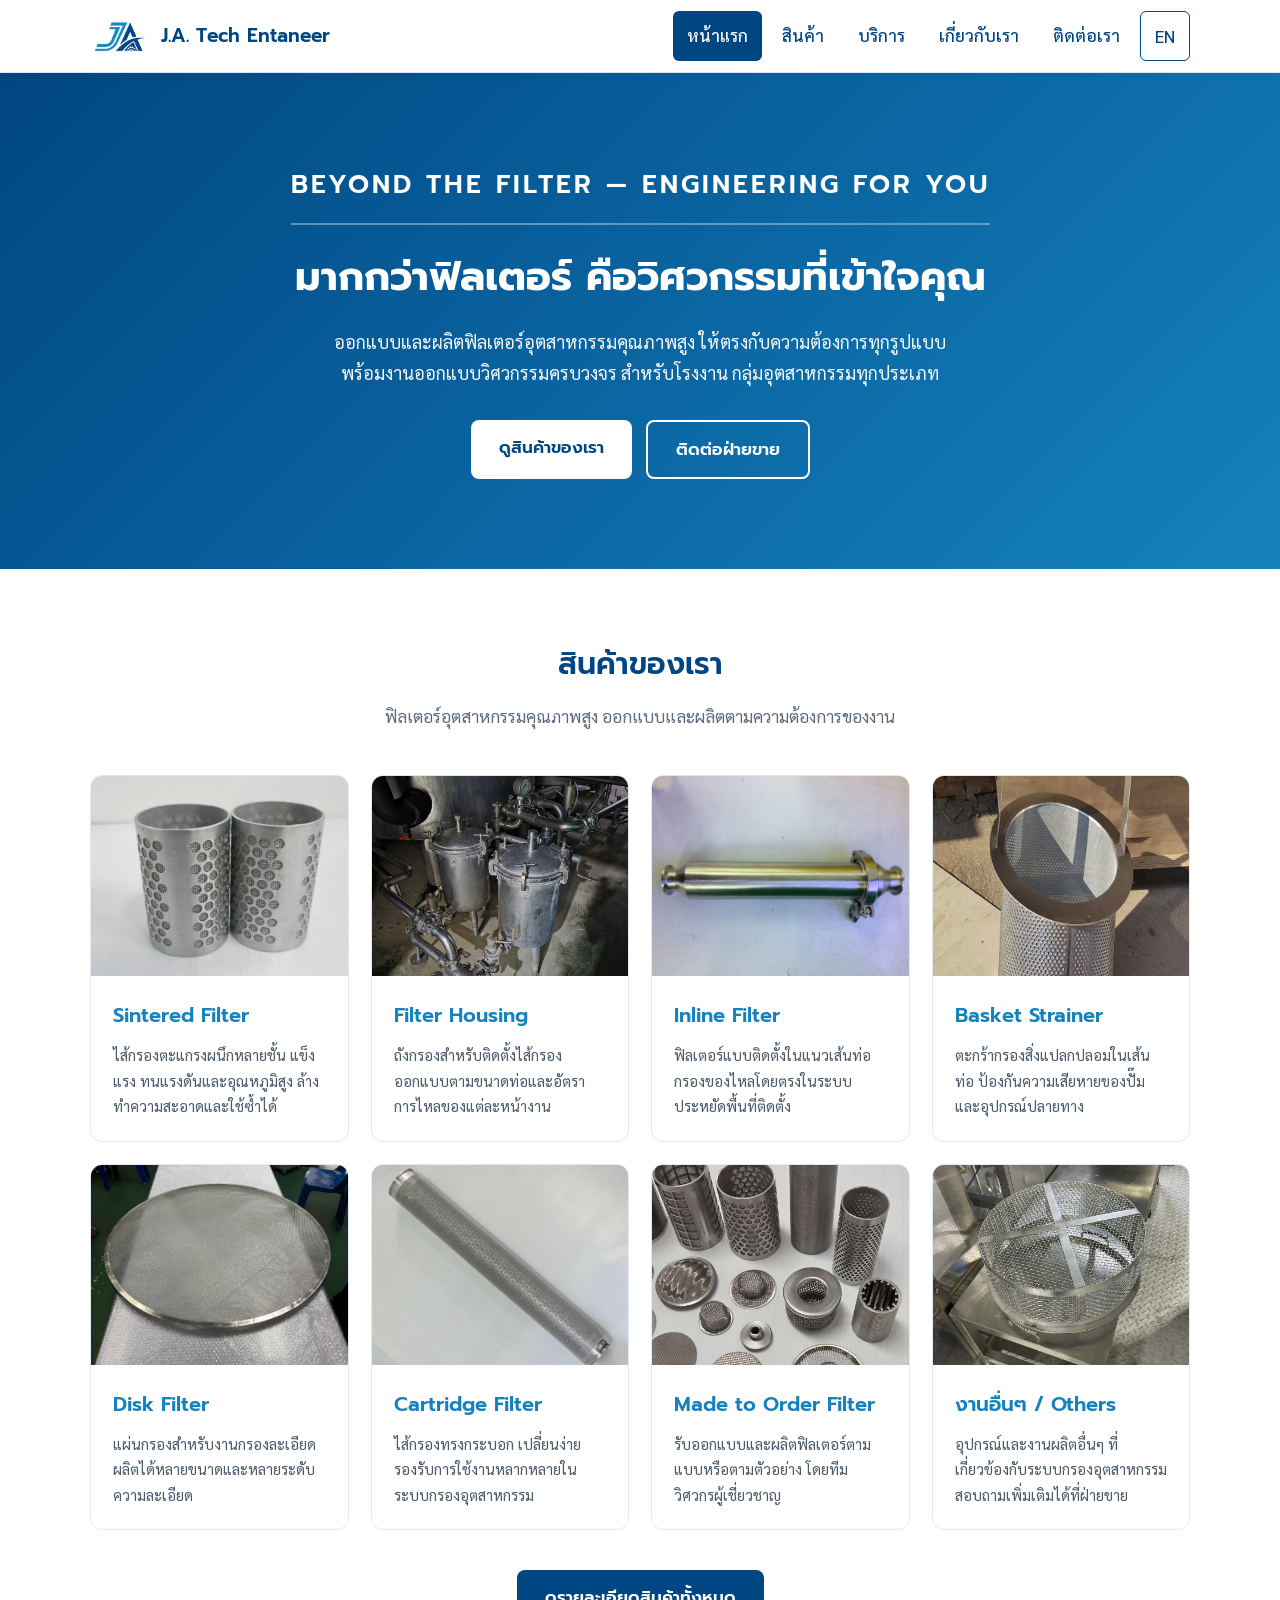
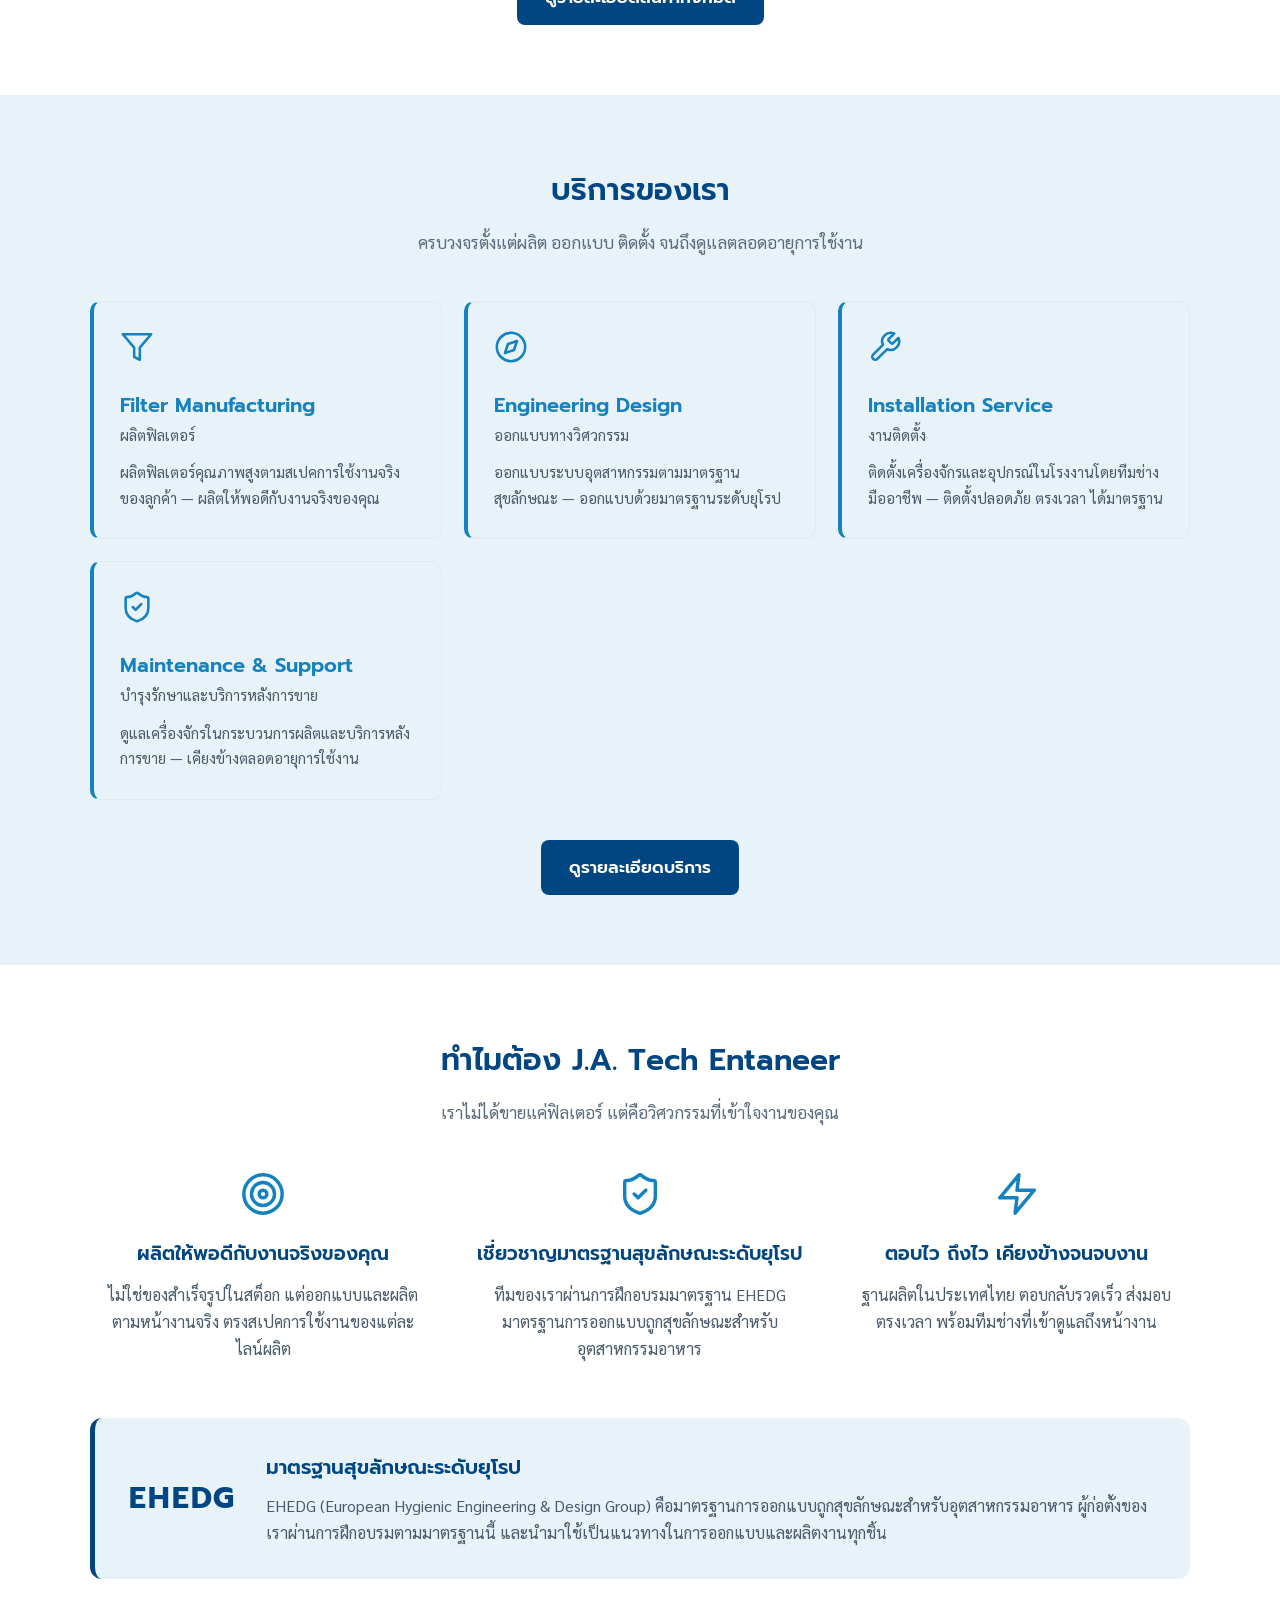
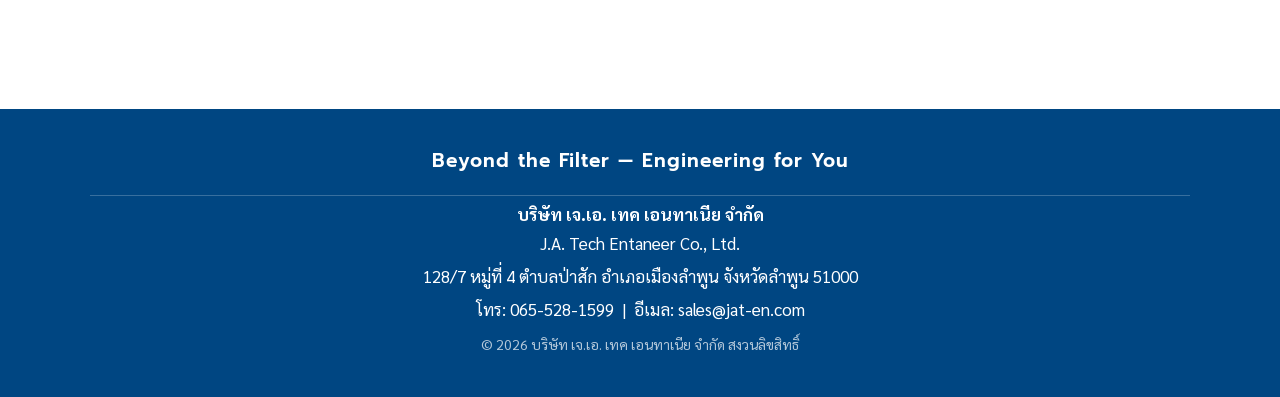
<file: index.html>
<!DOCTYPE html>
<html lang="th">
<head>
  <meta charset="UTF-8">
  <meta name="viewport" content="width=device-width, initial-scale=1.0">

  <!-- ชื่อที่แสดงบนแท็บเบราว์เซอร์ และผลค้นหา Google -->
  <title>J.A. Tech Entaneer | ฟิลเตอร์อุตสาหกรรมและงานวิศวกรรม</title>

  <!-- คำอธิบายเว็บไซต์สำหรับ Google (สำคัญต่อ SEO) -->
  <meta name="description" content="ออกแบบและผลิตฟิลเตอร์อุตสาหกรรม Sintered Filter, Filter Housing, Inline Filter, Basket Strainer พร้อมงานออกแบบวิศวกรรม ติดตั้ง และให้คำปรึกษา — มากกว่าฟิลเตอร์ คือวิศวกรรมที่เข้าใจคุณ">

  <!-- เรียกใช้ไฟล์ตกแต่งหน้าตา (CSS) จากโฟลเดอร์ css -->
  <link rel="preconnect" href="https://fonts.googleapis.com">
  <link rel="preconnect" href="https://fonts.gstatic.com" crossorigin>
  <link rel="stylesheet" href="https://fonts.googleapis.com/css2?family=Prompt:wght@400;600;700&family=Sarabun:wght@400;500;600&display=swap">
  <link rel="stylesheet" href="css/style.css">
  <link rel="icon" type="image/png" href="images/favicon.png">
  <link rel="canonical" href="https://www.jat-en.com/">
  <link rel="alternate" hreflang="th" href="https://www.jat-en.com/">
  <link rel="alternate" hreflang="en" href="https://www.jat-en.com/en">
  <link rel="alternate" hreflang="x-default" href="https://www.jat-en.com/">
  <!-- ภาพและข้อความพรีวิวตอนแชร์ลิงก์ใน LINE / Facebook (Open Graph) -->
  <meta property="og:type" content="website">
  <meta property="og:site_name" content="J.A. Tech Entaneer">
  <meta property="og:locale" content="th_TH">
  <meta property="og:locale:alternate" content="en_US">
  <meta property="og:title" content="J.A. Tech Entaneer | ฟิลเตอร์อุตสาหกรรมและงานวิศวกรรม">
  <meta property="og:description" content="ออกแบบและผลิตฟิลเตอร์อุตสาหกรรม Sintered Filter, Filter Housing, Inline Filter, Basket Strainer พร้อมงานออกแบบวิศวกรรม ติดตั้ง และให้คำปรึกษา — มากกว่าฟิลเตอร์ คือวิศวกรรมที่เข้าใจคุณ">
  <meta property="og:url" content="https://www.jat-en.com/">
  <meta property="og:image" content="https://www.jat-en.com/images/og-image.jpg">
  <meta property="og:image:width" content="1200">
  <meta property="og:image:height" content="630">
  <meta property="og:image:alt" content="J.A. Tech Entaneer ฟิลเตอร์อุตสาหกรรมและงานวิศวกรรม">
  <meta name="twitter:card" content="summary_large_image">
  <!-- ข้อมูลบริษัทสำหรับ Google (Structured data) — ข้อมูลต้องตรงกับหน้าติดต่อเรา ถ้าแก้ที่อยู่/เบอร์ ต้องแก้ตรงนี้และ en/index.html ด้วย -->
  <script type="application/ld+json">
  {
    "@context": "https://schema.org",
    "@type": "LocalBusiness",
    "@id": "https://www.jat-en.com/#organization",
    "name": "บริษัท เจ.เอ. เทค เอนทาเนีย จำกัด",
    "alternateName": "J.A. Tech Entaneer Co., Ltd.",
    "url": "https://www.jat-en.com/",
    "logo": "https://www.jat-en.com/images/logo.jpg",
    "image": "https://www.jat-en.com/images/og-image.jpg",
    "description": "ออกแบบและผลิตฟิลเตอร์อุตสาหกรรม Sintered Filter, Filter Housing, Inline Filter, Basket Strainer พร้อมงานออกแบบวิศวกรรม ติดตั้ง และให้คำปรึกษา",
    "slogan": "Beyond the Filter — Engineering for You",
    "telephone": "+66-65-528-1599",
    "email": "sales@jat-en.com",
    "address": {
      "@type": "PostalAddress",
      "streetAddress": "128/7 หมู่ที่ 4 ตำบลป่าสัก",
      "addressLocality": "อำเภอเมืองลำพูน",
      "addressRegion": "ลำพูน",
      "postalCode": "51000",
      "addressCountry": "TH"
    },
    "hasMap": "https://maps.app.goo.gl/QAvPvqw9hiEGKjkTA",
    "openingHoursSpecification": [{
      "@type": "OpeningHoursSpecification",
      "dayOfWeek": ["Monday", "Tuesday", "Wednesday", "Thursday", "Friday"],
      "opens": "08:00",
      "closes": "17:00"
    }],
    "contactPoint": [
      { "@type": "ContactPoint", "contactType": "sales", "telephone": "+66-65-528-1599", "email": "sales@jat-en.com" },
      { "@type": "ContactPoint", "contactType": "office", "telephone": "+66-53-584-699" }
    ],
    "sameAs": [
      "https://www.facebook.com/profile.php?id=61591400297939",
      "https://line.me/R/ti/p/@844grvis"
    ]
  }
  </script>
</head>
<body>

  <!-- ============================================ -->
  <!-- ส่วนหัวของเว็บไซต์ : โลโก้ + เมนู              -->
  <!-- ============================================ -->
  <header class="site-header">
    <div class="container navbar">

      <!-- โลโก้ + ชื่อบริษัท (คลิกแล้วกลับหน้าแรก) -->
      <a href="index.html" class="brand">
        <img src="images/logo.jpg" alt="โลโก้ J.A. Tech Entaneer" class="brand-logo">
        <span class="brand-name">J.A. Tech Entaneer</span>
      </a>

      <!-- ปุ่มเมนูสำหรับมือถือ (ยังกดไม่ได้ จะเปิดใช้งานในขั้น JavaScript) -->
      <button class="menu-toggle" aria-label="เปิดเมนู">☰</button>

      <!-- เมนูหลัก 5 หน้า -->
      <nav class="main-nav">
        <a href="index.html" class="active">หน้าแรก</a>
        <a href="pages/products.html">สินค้า</a>
        <a href="pages/services.html">บริการ</a>
        <a href="pages/about.html">เกี่ยวกับเรา</a>
        <a href="pages/contact.html">ติดต่อเรา</a>
        <a href="/en" class="lang-switch">EN</a>
      </nav>

    </div>
  </header>

  <!-- ============================================ -->
  <!-- Hero : ส่วนแรกที่ลูกค้าเห็น                    -->
  <!-- ============================================ -->
  <section class="hero">
    <div class="container">
      <p class="hero-eyebrow">Beyond the Filter — Engineering for You</p>
      <h1>มากกว่าฟิลเตอร์ คือวิศวกรรมที่เข้าใจคุณ</h1>
      <p class="hero-text">
        ออกแบบและผลิตฟิลเตอร์อุตสาหกรรมคุณภาพสูง ให้ตรงกับความต้องการทุกรูปแบบ
        พร้อมงานออกแบบวิศวกรรมครบวงจร สำหรับโรงงาน กลุ่มอุตสาหกรรมทุกประเภท
      </p>
      <div class="hero-buttons">
        <a href="/pages/products" class="btn btn-primary">ดูสินค้าของเรา</a>
        <a href="/pages/contact" class="btn btn-outline">ติดต่อฝ่ายขาย</a>
      </div>
    </div>
  </section>
<!-- ============================================ -->
  <!-- หมวดสินค้า 5 กลุ่ม                             -->
  <!-- ============================================ -->
  <section class="section products">
    <div class="container">

      <h2 class="section-title">สินค้าของเรา</h2>
      <p class="section-subtitle">
        ฟิลเตอร์อุตสาหกรรมคุณภาพสูง ออกแบบและผลิตตามความต้องการของงาน
      </p>

      <div class="card-grid">

       <div class="card">
          <img loading="lazy" src="images/sintered-filter-1.jpg" alt="Sintered Filter ไส้กรองตะแกรงผนึกหลายชั้น" class="card-image">
          <div class="card-body">
            <h3>Sintered Filter</h3>
            <p>ไส้กรองตะแกรงผนึกหลายชั้น แข็งแรง ทนแรงดันและอุณหภูมิสูง ล้างทำความสะอาดและใช้ซ้ำได้</p>
          </div>
        </div>

        <div class="card">
          <img loading="lazy" src="images/filter-housing-1.jpg" alt="Filter Housing ถังกรองสำหรับติดตั้งไส้กรอง" class="card-image">
          <div class="card-body">
            <h3>Filter Housing</h3>
            <p>ถังกรองสำหรับติดตั้งไส้กรอง ออกแบบตามขนาดท่อและอัตราการไหลของแต่ละหน้างาน</p>
          </div>
        </div>

        <div class="card">
          <img loading="lazy" src="images/inline-filter-1.jpg" alt="Inline Filter ฟิลเตอร์ติดตั้งในแนวเส้นท่อ" class="card-image">
          <div class="card-body">
            <h3>Inline Filter</h3>
            <p>ฟิลเตอร์แบบติดตั้งในแนวเส้นท่อ กรองของไหลโดยตรงในระบบ ประหยัดพื้นที่ติดตั้ง</p>
          </div>
        </div>

        <div class="card">
          <img loading="lazy" src="images/basket-strainer-1.jpg" alt="Basket Strainer ตะกร้ากรองในเส้นท่อ" class="card-image">
          <div class="card-body">
            <h3>Basket Strainer</h3>
            <p>ตะกร้ากรองสิ่งแปลกปลอมในเส้นท่อ ป้องกันความเสียหายของปั๊มและอุปกรณ์ปลายทาง</p>
          </div>
        </div>

        <div class="card">
          <img loading="lazy" src="images/disk-filter-1.jpg" alt="Disk Filter แผ่นกรอง" class="card-image">
          <div class="card-body">
            <h3>Disk Filter</h3>
            <p>แผ่นกรองสำหรับงานกรองละเอียด ผลิตได้หลายขนาดและหลายระดับความละเอียด</p>
          </div>
        </div>

        <div class="card">
          <img loading="lazy" src="images/cartridge-filter-1.jpg" alt="Cartridge Filter ไส้กรองทรงกระบอก" class="card-image">
          <div class="card-body">
            <h3>Cartridge Filter</h3>
            <p>ไส้กรองทรงกระบอก เปลี่ยนง่าย รองรับการใช้งานหลากหลายในระบบกรองอุตสาหกรรม</p>
          </div>
        </div>

        <div class="card">
          <img loading="lazy" src="images/made-to-order-1.jpg" alt="งานสั่งผลิตฟิลเตอร์ตามแบบ" class="card-image">
          <div class="card-body">
            <h3>Made to Order Filter</h3>
            <p>รับออกแบบและผลิตฟิลเตอร์ตามแบบหรือตามตัวอย่าง โดยทีมวิศวกรผู้เชี่ยวชาญ</p>
          </div>
        </div>

        <div class="card">
          <img loading="lazy" src="images/others-1.jpg" alt="งานอื่นๆ ที่เกี่ยวข้องกับระบบกรองอุตสาหกรรม" class="card-image">
          <div class="card-body">
            <h3>งานอื่นๆ / Others</h3>
            <p>อุปกรณ์และงานผลิตอื่นๆ ที่เกี่ยวข้องกับระบบกรองอุตสาหกรรม สอบถามเพิ่มเติมได้ที่ฝ่ายขาย</p>
          </div>
        </div>

      </div>

      <div class="section-more">
        <a href="/pages/products" class="btn btn-navy">ดูรายละเอียดสินค้าทั้งหมด</a>
      </div>

    </div>
  </section>
  <!-- ============================================ -->
  <!-- บริการ 4 กลุ่ม (Brand Architecture)          -->
  <!-- ============================================ -->
  <section class="section services-home">
    <div class="container">

      <h2 class="section-title">บริการของเรา</h2>
      <p class="section-subtitle">
        ครบวงจรตั้งแต่ผลิต ออกแบบ ติดตั้ง จนถึงดูแลตลอดอายุการใช้งาน
      </p>

      <div class="service-grid">

        <div class="service-card">
          <span class="service-icon">
            <svg viewBox="0 0 24 24" fill="none" stroke="currentColor" stroke-width="1.8" stroke-linecap="round" stroke-linejoin="round"><polygon points="22 3 2 3 10 12.46 10 19 14 21 14 12.46 22 3"/></svg>
          </span>
          <h3>Filter Manufacturing</h3>
          <p class="service-th">ผลิตฟิลเตอร์</p>
          <p>ผลิตฟิลเตอร์คุณภาพสูงตามสเปคการใช้งานจริงของลูกค้า — ผลิตให้พอดีกับงานจริงของคุณ</p>
        </div>

        <div class="service-card">
          <span class="service-icon">
            <svg viewBox="0 0 24 24" fill="none" stroke="currentColor" stroke-width="1.8" stroke-linecap="round" stroke-linejoin="round"><circle cx="12" cy="12" r="10"/><polygon points="16.24 7.76 14.12 14.12 7.76 16.24 9.88 9.88 16.24 7.76"/></svg>
          </span>
          <h3>Engineering Design</h3>
          <p class="service-th">ออกแบบทางวิศวกรรม</p>
          <p>ออกแบบระบบอุตสาหกรรมตามมาตรฐานสุขลักษณะ — ออกแบบด้วยมาตรฐานระดับยุโรป</p>
        </div>

        <div class="service-card">
          <span class="service-icon">
            <svg viewBox="0 0 24 24" fill="none" stroke="currentColor" stroke-width="1.8" stroke-linecap="round" stroke-linejoin="round"><path d="M14.7 6.3a1 1 0 0 0 0 1.4l1.6 1.6a1 1 0 0 0 1.4 0l3.77-3.77a6 6 0 0 1-7.94 7.94l-6.91 6.91a2.12 2.12 0 0 1-3-3l6.91-6.91a6 6 0 0 1 7.94-7.94l-3.76 3.76z"/></svg>
          </span>
          <h3>Installation Service</h3>
          <p class="service-th">งานติดตั้ง</p>
          <p>ติดตั้งเครื่องจักรและอุปกรณ์ในโรงงานโดยทีมช่างมืออาชีพ — ติดตั้งปลอดภัย ตรงเวลา ได้มาตรฐาน</p>
        </div>
        <div class="service-card">
          <span class="service-icon">
            <svg viewBox="0 0 24 24" fill="none" stroke="currentColor" stroke-width="1.8" stroke-linecap="round" stroke-linejoin="round"><path d="M20 13c0 5-3.5 7.5-7.66 8.95a1 1 0 0 1-.67-.01C7.5 20.5 4 18 4 13V6a1 1 0 0 1 1-1c2 0 4.5-1.2 6.24-2.72a1.17 1.17 0 0 1 1.52 0C14.51 3.81 17 5 19 5a1 1 0 0 1 1 1z"/><path d="m9 12 2 2 4-4"/></svg>
          </span>
          <h3>Maintenance &amp; Support</h3>
          <p class="service-th">บำรุงรักษาและบริการหลังการขาย</p>
          <p>ดูแลเครื่องจักรในกระบวนการผลิตและบริการหลังการขาย — เคียงข้างตลอดอายุการใช้งาน</p>
        </div>

      </div>

      <div class="section-more">
        <a href="/pages/services" class="btn btn-navy">ดูรายละเอียดบริการ</a>
      </div>

    </div>
  </section>
  <!-- ทำไมต้องเรา : Support Messages 3 ข้อ         -->
  <!-- ============================================ -->
  <section class="section why-us">
    <div class="container">

      <h2 class="section-title">ทำไมต้อง J.A. Tech Entaneer</h2>
      <p class="section-subtitle">
        เราไม่ได้ขายแค่ฟิลเตอร์ แต่คือวิศวกรรมที่เข้าใจงานของคุณ
      </p>

      <div class="why-grid">

        <div class="why-item">
          <span class="why-icon">
            <svg viewBox="0 0 24 24" fill="none" stroke="currentColor" stroke-width="1.8" stroke-linecap="round" stroke-linejoin="round"><circle cx="12" cy="12" r="10"/><circle cx="12" cy="12" r="6"/><circle cx="12" cy="12" r="2"/></svg>
          </span>
          <h3>ผลิตให้พอดีกับงานจริงของคุณ</h3>
          <p>ไม่ใช่ของสำเร็จรูปในสต็อก แต่ออกแบบและผลิตตามหน้างานจริง ตรงสเปคการใช้งานของแต่ละไลน์ผลิต</p>
        </div>

        <div class="why-item">
          <span class="why-icon">
            <svg viewBox="0 0 24 24" fill="none" stroke="currentColor" stroke-width="1.8" stroke-linecap="round" stroke-linejoin="round"><path d="M20 13c0 5-3.5 7.5-7.66 8.95a1 1 0 0 1-.67-.01C7.5 20.5 4 18 4 13V6a1 1 0 0 1 1-1c2 0 4.5-1.2 6.24-2.72a1.17 1.17 0 0 1 1.52 0C14.51 3.81 17 5 19 5a1 1 0 0 1 1 1z"/><path d="m9 12 2 2 4-4"/></svg>
          </span>
          <h3>เชี่ยวชาญมาตรฐานสุขลักษณะระดับยุโรป</h3>
          <p>ทีมของเราผ่านการฝึกอบรมมาตรฐาน EHEDG มาตรฐานการออกแบบถูกสุขลักษณะสำหรับอุตสาหกรรมอาหาร</p>
        </div>

        <div class="why-item">
          <span class="why-icon">
            <svg viewBox="0 0 24 24" fill="none" stroke="currentColor" stroke-width="1.8" stroke-linecap="round" stroke-linejoin="round"><polygon points="13 2 3 14 12 14 11 22 21 10 12 10 13 2"/></svg>
          </span>
          <h3>ตอบไว ถึงไว เคียงข้างจนจบงาน</h3>
          <p>ฐานผลิตในประเทศไทย ตอบกลับรวดเร็ว ส่งมอบตรงเวลา พร้อมทีมช่างที่เข้าดูแลถึงหน้างาน</p>
        </div>

      </div>

      <!-- แถบ EHEDG -->
      <div class="ehedg-band">
        <div class="ehedg-mark">EHEDG</div>
        <div class="ehedg-text">
          <h3>มาตรฐานสุขลักษณะระดับยุโรป</h3>
          <p>
            EHEDG (European Hygienic Engineering &amp; Design Group) คือมาตรฐานการออกแบบถูกสุขลักษณะสำหรับอุตสาหกรรมอาหาร
            ผู้ก่อตั้งของเราผ่านการฝึกอบรมตามมาตรฐานนี้ และนำมาใช้เป็นแนวทางในการออกแบบและผลิตงานทุกชิ้น
          </p>
        </div>
      </div>

    </div>
  </section>
  <!-- ============================================ -->
  <!-- ส่วนท้ายของเว็บไซต์                            -->
  <!-- ============================================ -->
  <footer class="site-footer">
    <div class="container">

      <p class="footer-tagline">Beyond the Filter — Engineering for You</p>

      <p class="footer-name">
        <strong>บริษัท เจ.เอ. เทค เอนทาเนีย จำกัด</strong><br>
        J.A. Tech Entaneer Co., Ltd.
      </p>

      <p>128/7 หมู่ที่ 4 ตำบลป่าสัก อำเภอเมืองลำพูน จังหวัดลำพูน 51000</p>

      <p>
        โทร: <a href="tel:0655281599">065-528-1599</a>
        &nbsp;|&nbsp;
        อีเมล: <a href="mailto:sales@jat-en.com">sales@jat-en.com</a>
      </p>

      <p class="copyright">© 2026 บริษัท เจ.เอ. เทค เอนทาเนีย จำกัด สงวนลิขสิทธิ์</p>

    </div>
  </footer>

  <!-- เรียกใช้ไฟล์คำสั่ง JavaScript (เช่น เมนูมือถือ) -->
  <script src="js/main.js"></script>
</body>
</html>
</file>
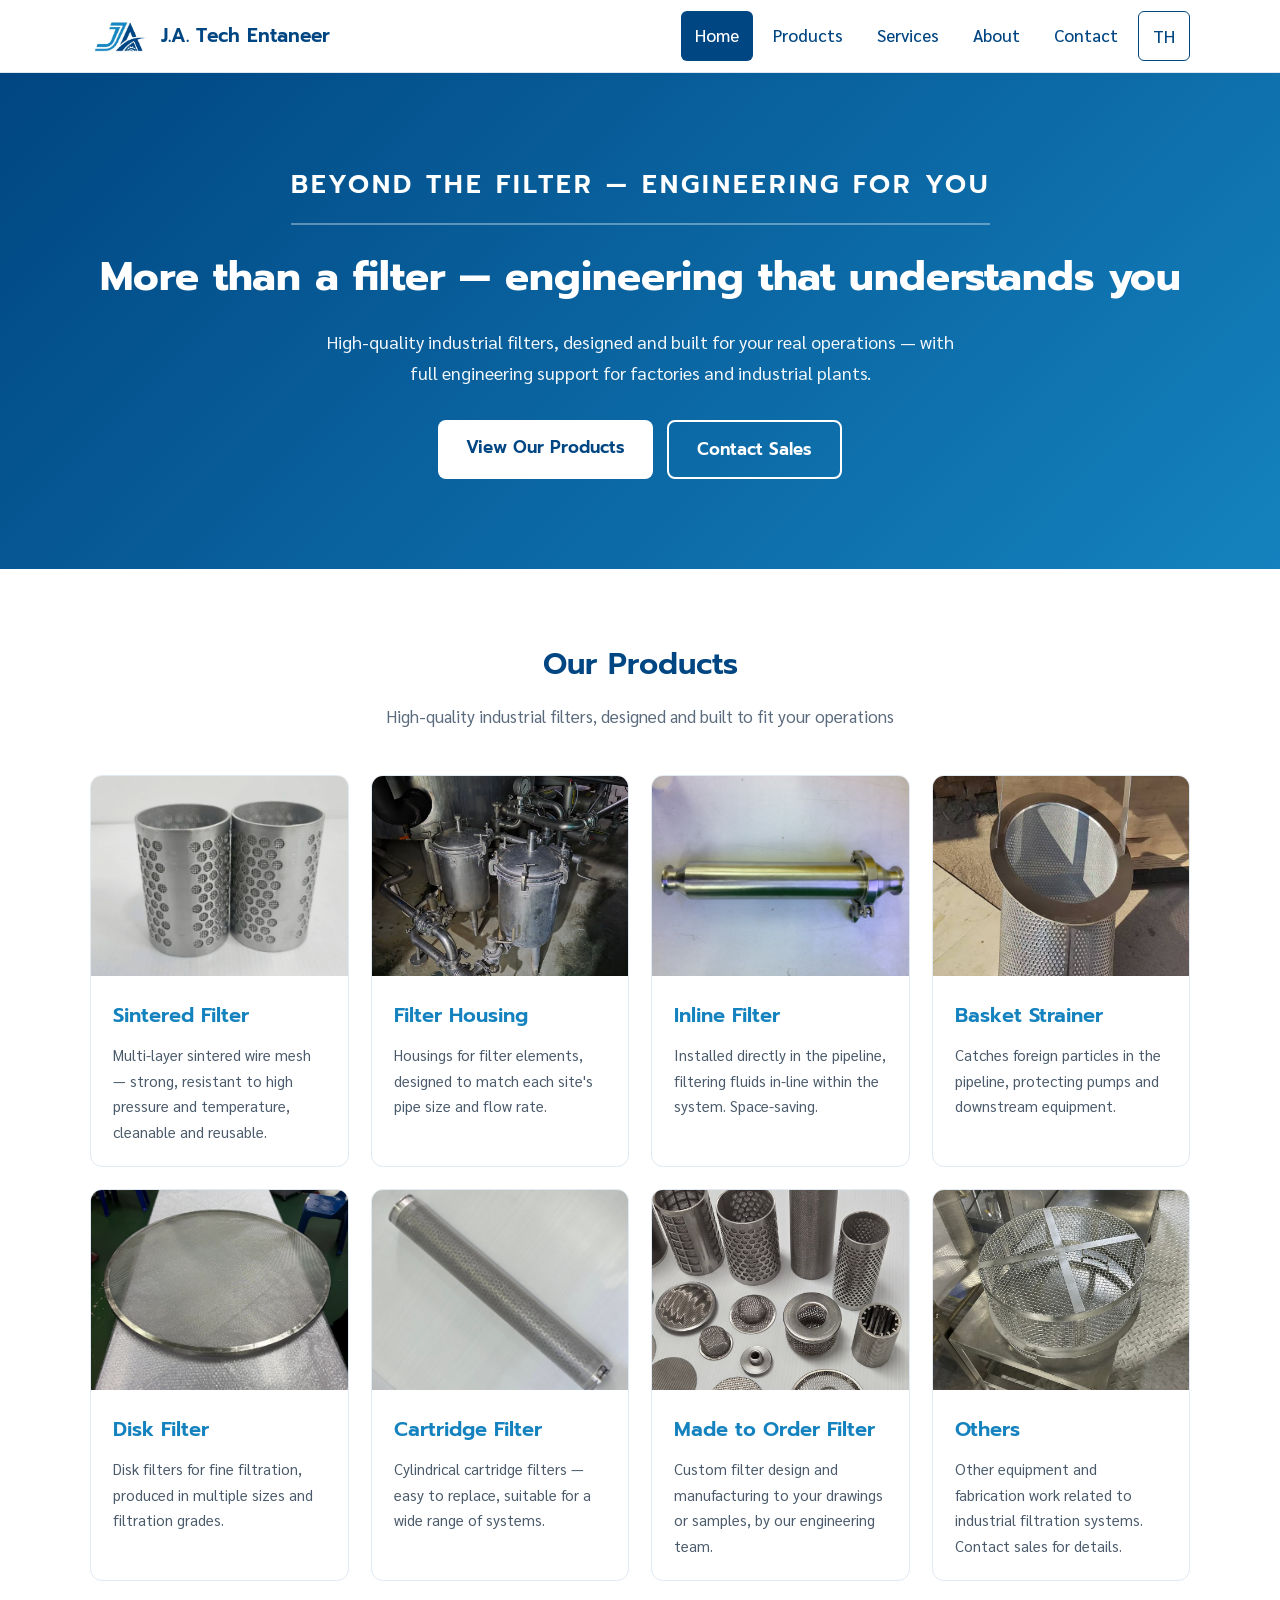
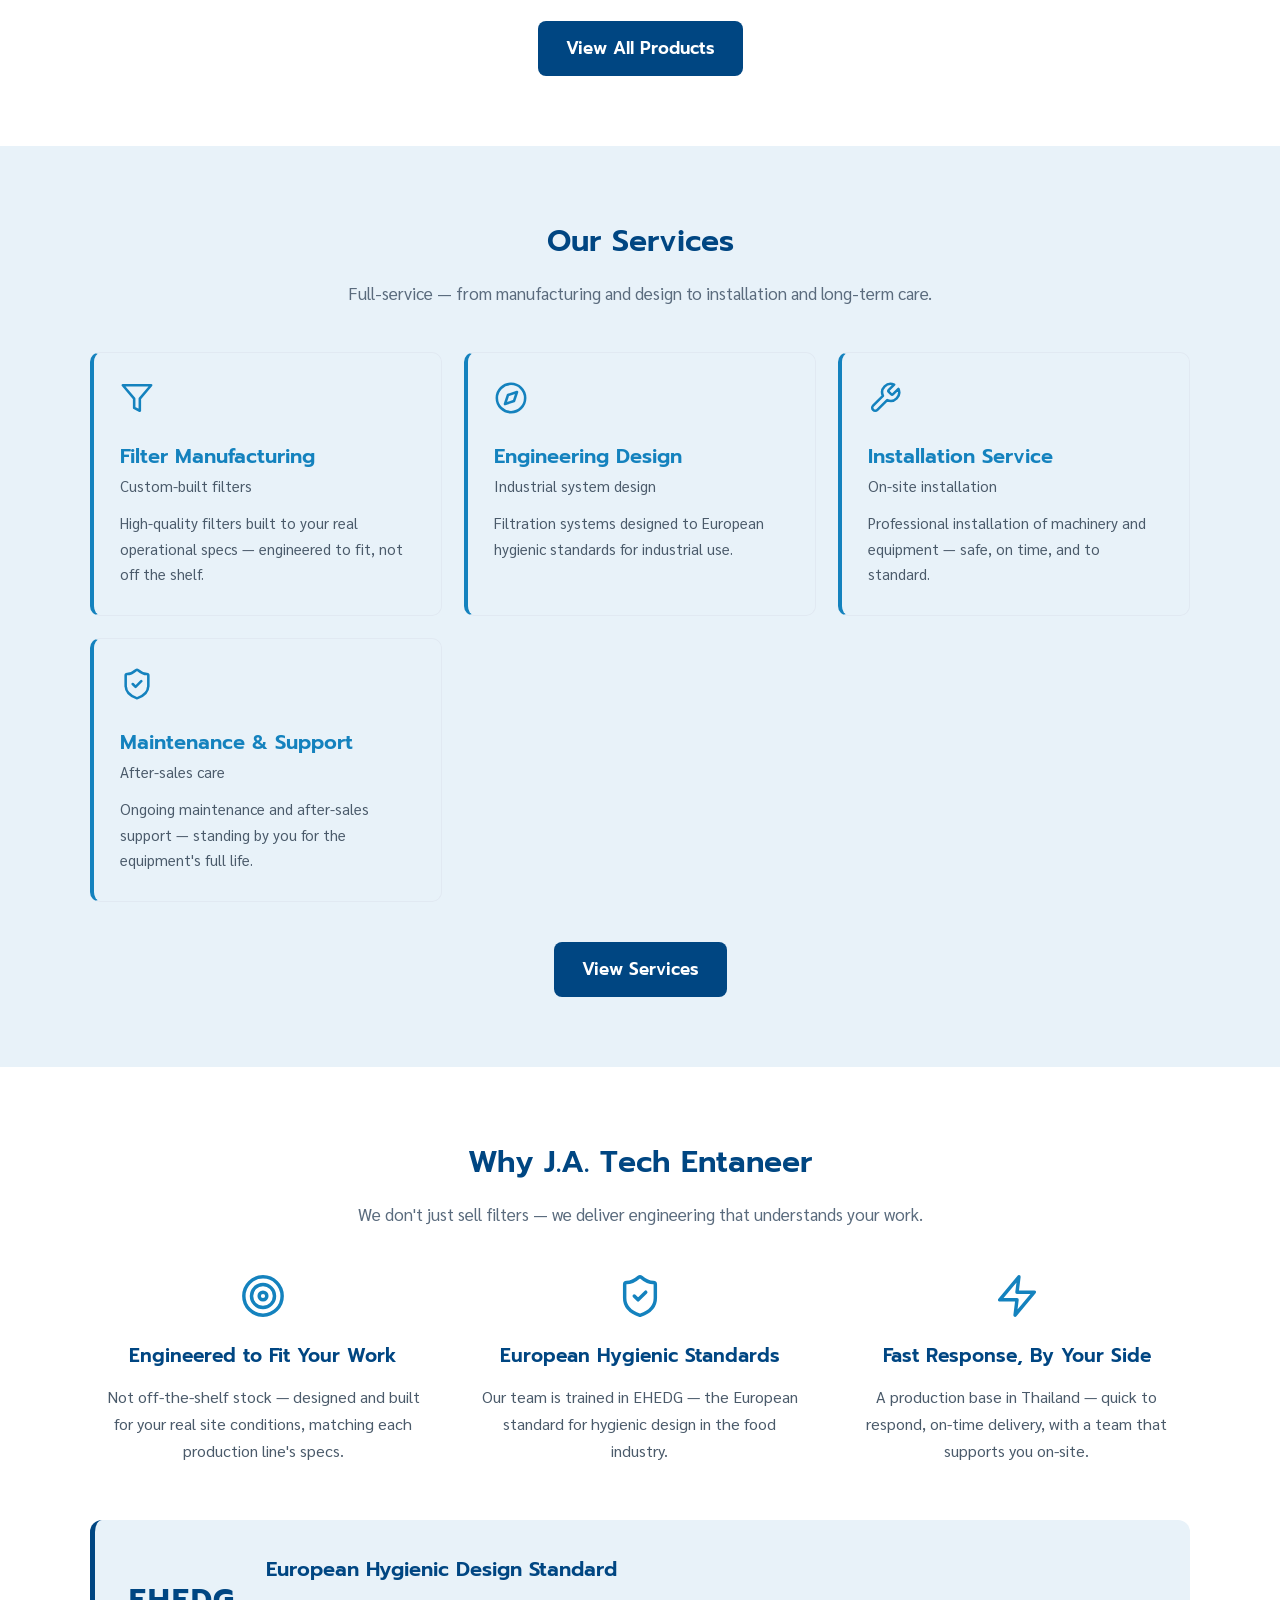
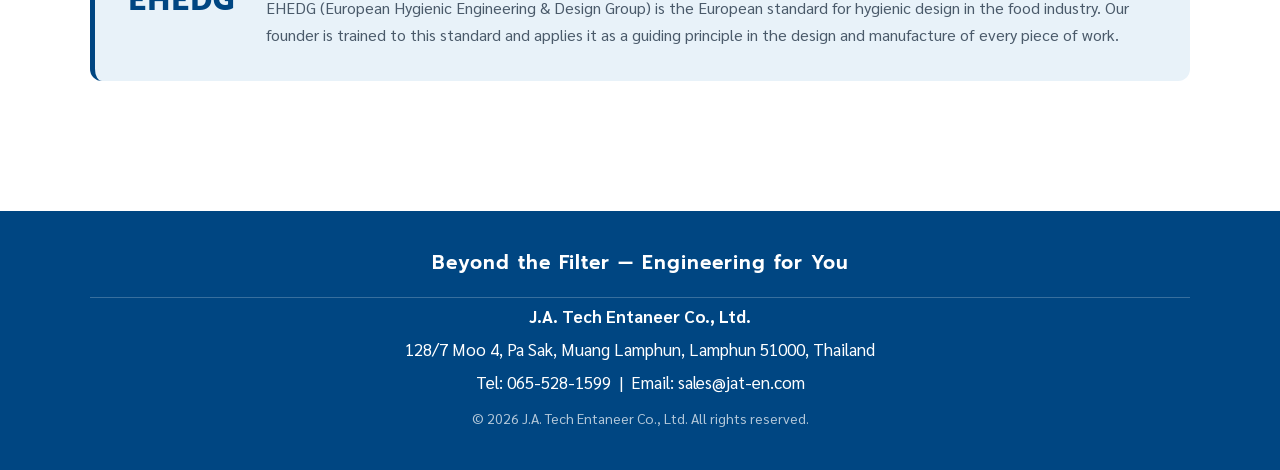
<file: en/index.html>
<!DOCTYPE html>
<html lang="en">
<head>
  <meta charset="UTF-8">
  <meta name="viewport" content="width=device-width, initial-scale=1.0">

  <title>J.A. Tech Entaneer | Industrial Filters &amp; Engineering</title>
  <meta name="description" content="Manufacturer of industrial filters — Sintered Filter, Filter Housing, Inline Filter, Basket Strainer — with engineering design, installation, and technical support. Beyond the Filter — Engineering for You.">

  <link rel="preconnect" href="https://fonts.googleapis.com">
  <link rel="preconnect" href="https://fonts.gstatic.com" crossorigin>
  <link rel="stylesheet" href="https://fonts.googleapis.com/css2?family=Prompt:wght@400;600;700&family=Sarabun:wght@400;500;600&display=swap">
  <link rel="stylesheet" href="../css/style.css">
  <link rel="icon" type="image/png" href="../images/favicon.png">
  <link rel="canonical" href="https://www.jat-en.com/en">
  <link rel="alternate" hreflang="th" href="https://www.jat-en.com/">
  <link rel="alternate" hreflang="en" href="https://www.jat-en.com/en">
  <link rel="alternate" hreflang="x-default" href="https://www.jat-en.com/">
  <meta property="og:type" content="website">
  <meta property="og:site_name" content="J.A. Tech Entaneer">
  <meta property="og:locale" content="en_US">
  <meta property="og:locale:alternate" content="th_TH">
  <meta property="og:title" content="J.A. Tech Entaneer | Industrial Filters &amp; Engineering">
  <meta property="og:description" content="Manufacturer of industrial filters — Sintered Filter, Filter Housing, Inline Filter, Basket Strainer — with engineering design, installation, and technical support. Beyond the Filter — Engineering for You.">
  <meta property="og:url" content="https://www.jat-en.com/en">
  <meta property="og:image" content="https://www.jat-en.com/images/og-image.jpg">
  <meta property="og:image:width" content="1200">
  <meta property="og:image:height" content="630">
  <meta property="og:image:alt" content="J.A. Tech Entaneer &mdash; Industrial Filters &amp; Engineering">
  <meta name="twitter:card" content="summary_large_image">
  <script type="application/ld+json">
  {
    "@context": "https://schema.org",
    "@type": "LocalBusiness",
    "@id": "https://www.jat-en.com/#organization",
    "name": "J.A. Tech Entaneer Co., Ltd.",
    "alternateName": "บริษัท เจ.เอ. เทค เอนทาเนีย จำกัด",
    "url": "https://www.jat-en.com/en",
    "logo": "https://www.jat-en.com/images/logo.jpg",
    "image": "https://www.jat-en.com/images/og-image.jpg",
    "description": "Manufacturer of industrial filters — Sintered Filter, Filter Housing, Inline Filter, Basket Strainer — with engineering design, installation, and technical support.",
    "slogan": "Beyond the Filter — Engineering for You",
    "telephone": "+66-65-528-1599",
    "email": "sales@jat-en.com",
    "address": {
      "@type": "PostalAddress",
      "streetAddress": "128/7 Moo 4, Pa Sak",
      "addressLocality": "Muang Lamphun",
      "addressRegion": "Lamphun",
      "postalCode": "51000",
      "addressCountry": "TH"
    },
    "hasMap": "https://maps.app.goo.gl/QAvPvqw9hiEGKjkTA",
    "openingHoursSpecification": [{
      "@type": "OpeningHoursSpecification",
      "dayOfWeek": ["Monday", "Tuesday", "Wednesday", "Thursday", "Friday"],
      "opens": "08:00",
      "closes": "17:00"
    }],
    "contactPoint": [
      { "@type": "ContactPoint", "contactType": "sales", "telephone": "+66-65-528-1599", "email": "sales@jat-en.com" },
      { "@type": "ContactPoint", "contactType": "office", "telephone": "+66-53-584-699" }
    ],
    "sameAs": [
      "https://www.facebook.com/profile.php?id=61591400297939",
      "https://line.me/R/ti/p/@844grvis"
    ]
  }
  </script>
</head>
<body>

  <header class="site-header">
    <div class="container navbar">

      <a href="index.html" class="brand">
        <img src="../images/logo.jpg" alt="J.A. Tech Entaneer logo" class="brand-logo">
        <span class="brand-name">J.A. Tech Entaneer</span>
      </a>

      <button class="menu-toggle" aria-label="Open menu">☰</button>

      <nav class="main-nav">
        <a href="/en" class="active">Home</a>
        <a href="/en/products">Products</a>
        <a href="/en/services">Services</a>
        <a href="/en/about">About</a>
        <a href="/en/contact">Contact</a>
        <a href="/" class="lang-switch">TH</a>
      </nav>

    </div>
  </header>

  <section class="hero">
    <div class="container">
      <p class="hero-eyebrow">Beyond the Filter — Engineering for You</p>
      <h1>More than a filter — engineering that understands you</h1>
      <p class="hero-text">
        High-quality industrial filters, designed and built for your real operations —
        with full engineering support for factories and industrial plants.
      </p>
      <div class="hero-buttons">
        <a href="/en/products" class="btn btn-primary">View Our Products</a>
        <a href="/en/contact" class="btn btn-outline">Contact Sales</a>
      </div>
    </div>
  </section>
  <!-- Products -->
  <section class="section products">
    <div class="container">

      <h2 class="section-title">Our Products</h2>
      <p class="section-subtitle">
        High-quality industrial filters, designed and built to fit your operations
      </p>

      <div class="card-grid">

        <div class="card">
          <img loading="lazy" src="../images/sintered-filter-1.jpg" alt="Sintered Filter" class="card-image">
          <div class="card-body">
            <h3>Sintered Filter</h3>
            <p>Multi-layer sintered wire mesh — strong, resistant to high pressure and temperature, cleanable and reusable.</p>
          </div>
        </div>

        <div class="card">
          <img loading="lazy" src="../images/filter-housing-1.jpg" alt="Filter Housing" class="card-image">
          <div class="card-body">
            <h3>Filter Housing</h3>
            <p>Housings for filter elements, designed to match each site's pipe size and flow rate.</p>
          </div>
        </div>

        <div class="card">
          <img loading="lazy" src="../images/inline-filter-1.jpg" alt="Inline Filter" class="card-image">
          <div class="card-body">
            <h3>Inline Filter</h3>
            <p>Installed directly in the pipeline, filtering fluids in-line within the system. Space-saving.</p>
          </div>
        </div>

        <div class="card">
          <img loading="lazy" src="../images/basket-strainer-1.jpg" alt="Basket Strainer" class="card-image">
          <div class="card-body">
            <h3>Basket Strainer</h3>
            <p>Catches foreign particles in the pipeline, protecting pumps and downstream equipment.</p>
          </div>
        </div>

        <div class="card">
          <img loading="lazy" src="../images/disk-filter-1.jpg" alt="Disk Filter" class="card-image">
          <div class="card-body">
            <h3>Disk Filter</h3>
            <p>Disk filters for fine filtration, produced in multiple sizes and filtration grades.</p>
          </div>
        </div>

        <div class="card">
          <img loading="lazy" src="../images/cartridge-filter-1.jpg" alt="Cartridge Filter" class="card-image">
          <div class="card-body">
            <h3>Cartridge Filter</h3>
            <p>Cylindrical cartridge filters — easy to replace, suitable for a wide range of systems.</p>
          </div>
        </div>

        <div class="card">
          <img loading="lazy" src="../images/made-to-order-1.jpg" alt="Made to Order Filter" class="card-image">
          <div class="card-body">
            <h3>Made to Order Filter</h3>
            <p>Custom filter design and manufacturing to your drawings or samples, by our engineering team.</p>
          </div>
        </div>

        <div class="card">
          <img loading="lazy" src="../images/others-1.jpg" alt="Others" class="card-image">
          <div class="card-body">
            <h3>Others</h3>
            <p>Other equipment and fabrication work related to industrial filtration systems. Contact sales for details.</p>
          </div>
        </div>

      </div>

      <div class="section-more">
        <a href="/en/products" class="btn btn-navy">View All Products</a>
      </div>

    </div>
  </section>

  <!-- Services -->
  <section class="section services-home">
    <div class="container">
      <h2 class="section-title">Our Services</h2>
      <p class="section-subtitle">
        Full-service — from manufacturing and design to installation and long-term care.
      </p>

      <div class="service-grid">

        <div class="service-card">
          <span class="service-icon">
            <svg viewBox="0 0 24 24" fill="none" stroke="currentColor" stroke-width="1.8" stroke-linecap="round" stroke-linejoin="round"><polygon points="22 3 2 3 10 12.46 10 19 14 21 14 12.46 22 3"/></svg>
          </span>
          <h3>Filter Manufacturing</h3>
          <p class="service-th">Custom-built filters</p>
          <p>High-quality filters built to your real operational specs — engineered to fit, not off the shelf.</p>
        </div>

        <div class="service-card">
          <span class="service-icon">
            <svg viewBox="0 0 24 24" fill="none" stroke="currentColor" stroke-width="1.8" stroke-linecap="round" stroke-linejoin="round"><circle cx="12" cy="12" r="10"/><polygon points="16.24 7.76 14.12 14.12 7.76 16.24 9.88 9.88 16.24 7.76"/></svg>
          </span>
          <h3>Engineering Design</h3>
          <p class="service-th">Industrial system design</p>
          <p>Filtration systems designed to European hygienic standards for industrial use.</p>
        </div>

        <div class="service-card">
          <span class="service-icon">
            <svg viewBox="0 0 24 24" fill="none" stroke="currentColor" stroke-width="1.8" stroke-linecap="round" stroke-linejoin="round"><path d="M14.7 6.3a1 1 0 0 0 0 1.4l1.6 1.6a1 1 0 0 0 1.4 0l3.77-3.77a6 6 0 0 1-7.94 7.94l-6.91 6.91a2.12 2.12 0 0 1-3-3l6.91-6.91a6 6 0 0 1 7.94-7.94l-3.76 3.76z"/></svg>
          </span>
          <h3>Installation Service</h3>
          <p class="service-th">On-site installation</p>
          <p>Professional installation of machinery and equipment — safe, on time, and to standard.</p>
        </div>

        <div class="service-card">
          <span class="service-icon">
            <svg viewBox="0 0 24 24" fill="none" stroke="currentColor" stroke-width="1.8" stroke-linecap="round" stroke-linejoin="round"><path d="M20 13c0 5-3.5 7.5-7.66 8.95a1 1 0 0 1-.67-.01C7.5 20.5 4 18 4 13V6a1 1 0 0 1 1-1c2 0 4.5-1.2 6.24-2.72a1.17 1.17 0 0 1 1.52 0C14.51 3.81 17 5 19 5a1 1 0 0 1 1 1z"/><path d="m9 12 2 2 4-4"/></svg>
          </span>
          <h3>Maintenance &amp; Support</h3>
          <p class="service-th">After-sales care</p>
          <p>Ongoing maintenance and after-sales support — standing by you for the equipment's full life.</p>
        </div>

      </div>

      <div class="section-more">
        <a href="/en/services" class="btn btn-navy">View Services</a>
      </div>
    </div>
  </section>
  <!-- Why Choose Us -->
  <section class="section why-us">
    <div class="container">

      <h2 class="section-title">Why J.A. Tech Entaneer</h2>
      <p class="section-subtitle">
        We don't just sell filters — we deliver engineering that understands your work.
      </p>

      <div class="why-grid">

        <div class="why-item">
          <span class="why-icon">
            <svg viewBox="0 0 24 24" fill="none" stroke="currentColor" stroke-width="1.8" stroke-linecap="round" stroke-linejoin="round"><circle cx="12" cy="12" r="10"/><circle cx="12" cy="12" r="6"/><circle cx="12" cy="12" r="2"/></svg>
          </span>
          <h3>Engineered to Fit Your Work</h3>
          <p>Not off-the-shelf stock — designed and built for your real site conditions, matching each production line's specs.</p>
        </div>

        <div class="why-item">
          <span class="why-icon">
            <svg viewBox="0 0 24 24" fill="none" stroke="currentColor" stroke-width="1.8" stroke-linecap="round" stroke-linejoin="round"><path d="M20 13c0 5-3.5 7.5-7.66 8.95a1 1 0 0 1-.67-.01C7.5 20.5 4 18 4 13V6a1 1 0 0 1 1-1c2 0 4.5-1.2 6.24-2.72a1.17 1.17 0 0 1 1.52 0C14.51 3.81 17 5 19 5a1 1 0 0 1 1 1z"/><path d="m9 12 2 2 4-4"/></svg>
          </span>
          <h3>European Hygienic Standards</h3>
          <p>Our team is trained in EHEDG — the European standard for hygienic design in the food industry.</p>
        </div>

        <div class="why-item">
          <span class="why-icon">
            <svg viewBox="0 0 24 24" fill="none" stroke="currentColor" stroke-width="1.8" stroke-linecap="round" stroke-linejoin="round"><polygon points="13 2 3 14 12 14 11 22 21 10 12 10 13 2"/></svg>
          </span>
          <h3>Fast Response, By Your Side</h3>
          <p>A production base in Thailand — quick to respond, on-time delivery, with a team that supports you on-site.</p>
        </div>

      </div>

      <div class="ehedg-band">
        <div class="ehedg-mark">EHEDG</div>
        <div class="ehedg-text">
          <h3>European Hygienic Design Standard</h3>
          <p>
            EHEDG (European Hygienic Engineering &amp; Design Group) is the European standard for hygienic design
            in the food industry. Our founder is trained to this standard and applies it as a guiding principle
            in the design and manufacture of every piece of work.
          </p>
        </div>
      </div>

    </div>
  </section>

  <footer class="site-footer">
    <div class="container">
      <p class="footer-tagline">Beyond the Filter — Engineering for You</p>
      <p class="footer-name">
        <strong>J.A. Tech Entaneer Co., Ltd.</strong>
      </p>
      <p>128/7 Moo 4, Pa Sak, Muang Lamphun, Lamphun 51000, Thailand</p>
      <p>
        Tel: <a href="tel:0655281599">065-528-1599</a>
        &nbsp;|&nbsp;
        Email: <a href="mailto:sales@jat-en.com">sales@jat-en.com</a>
      </p>
      <p class="copyright">© 2026 J.A. Tech Entaneer Co., Ltd. All rights reserved.</p>
    </div>
  </footer>

  <script src="../js/main.js"></script>
</body>
</html>
</file>
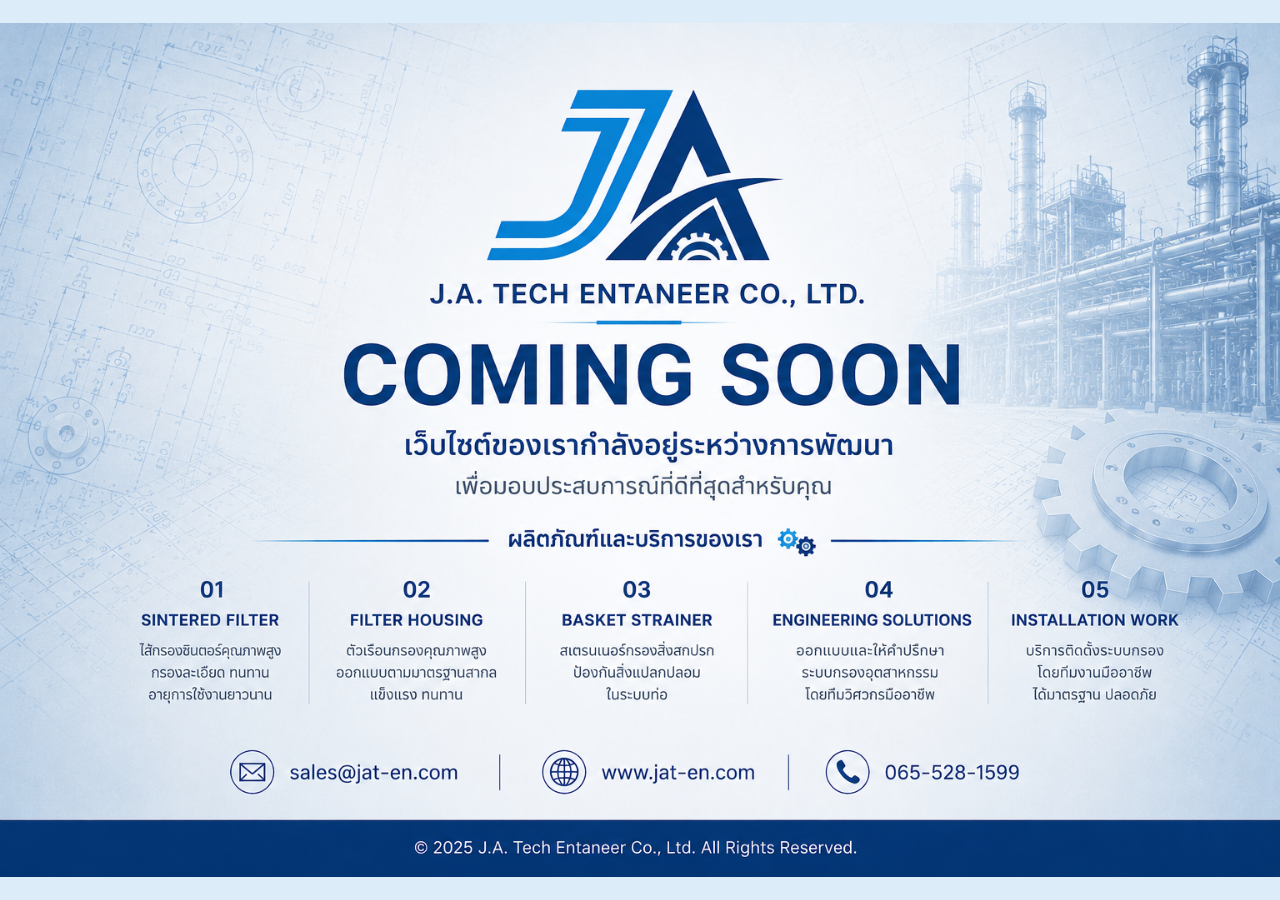
<file: maintenance.html>
<!doctype html>
<html lang="th">
<head>
  <meta charset="utf-8" />
  <meta name="viewport" content="width=device-width, initial-scale=1" />
  <meta name="description" content="J.A. Tech Entaneer Co., Ltd. — เว็บไซต์กำลังอยู่ระหว่างการพัฒนา" />
  <meta name="robots" content="noindex" />
  <meta name="theme-color" content="#073466" />
  <title>J.A. Tech Entaneer | Coming Soon</title>
  <style>
    * { box-sizing: border-box; }
    html, body { margin: 0; min-height: 100%; }
    body {
      background: #073466;
      font-family: Arial, "Noto Sans Thai", sans-serif;
    }
    main {
      min-height: 100vh;
      display: grid;
      place-items: center;
      background: #dcecf8;
      overflow: hidden;
    }
    img {
      display: block;
      width: 100%;
      height: 100vh;
      object-fit: contain;
      object-position: center;
    }
    .mobile-actions {
      display: none;
    }
    @media (max-width: 900px) {
      main {
        align-content: start;
        min-height: 100svh;
        overflow: auto;
        padding-bottom: 76px;
      }
      img {
        width: 100%;
        height: auto;
        min-height: 0;
      }
      .mobile-actions {
        position: fixed;
        left: 14px;
        right: 14px;
        bottom: 12px;
        z-index: 10;
        display: flex;
        gap: 10px;
      }
      .mobile-actions a {
        flex: 1;
        min-height: 46px;
        display: flex;
        align-items: center;
        justify-content: center;
        padding: 0 12px;
        border-radius: 999px;
        background: rgba(5, 48, 91, 0.96);
        color: white;
        text-decoration: none;
        font-weight: 700;
        font-size: 14px;
        border: 1px solid rgba(255,255,255,.4);
        box-shadow: 0 8px 22px rgba(0,0,0,.18);
      }
    }
  </style>
</head>
<body>
  <main>
    <img src="./background.png" alt="J.A. Tech Entaneer Coming Soon" />
  </main>

  <nav class="mobile-actions" aria-label="ช่องทางติดต่อ">
    <a href="mailto:sales@jat-en.com">ส่งอีเมล</a>
    <a href="tel:0655281599">โทร 065-528-1599</a>
  </nav>
</body>
</html>
</file>
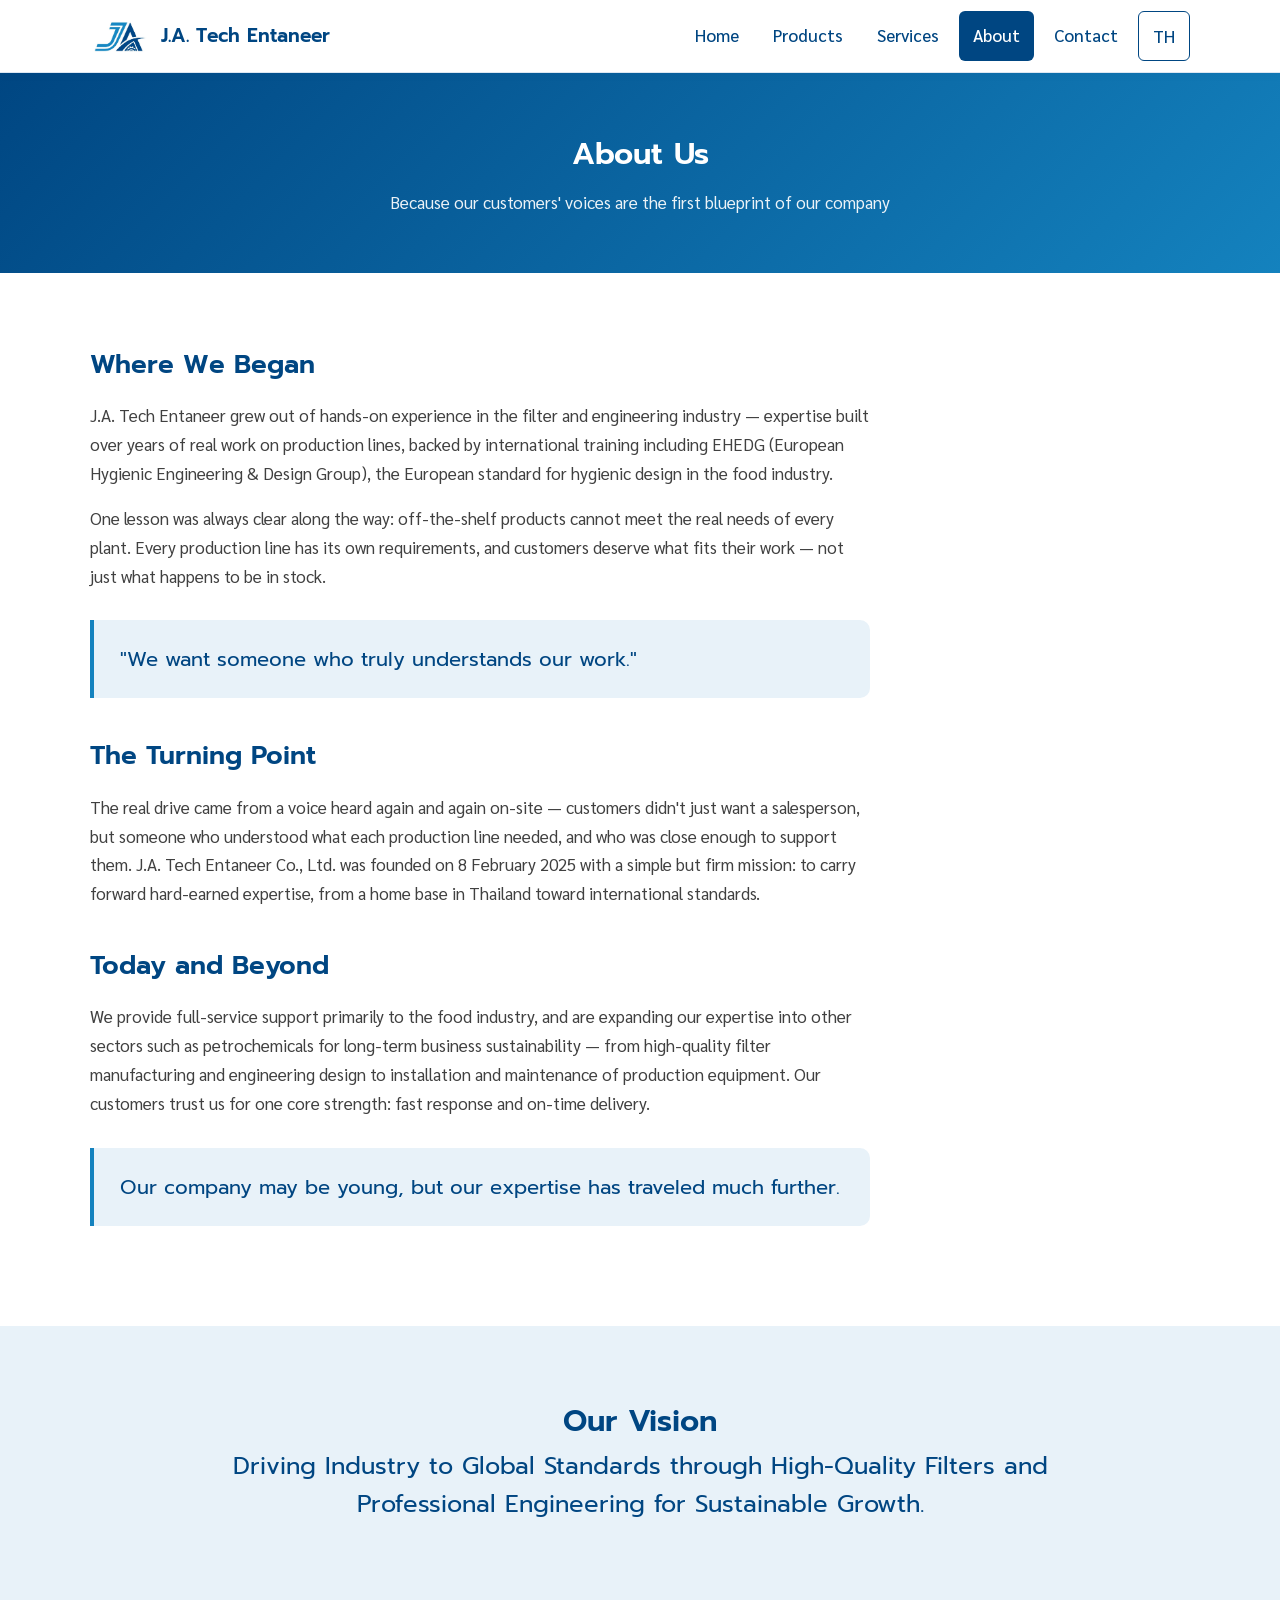
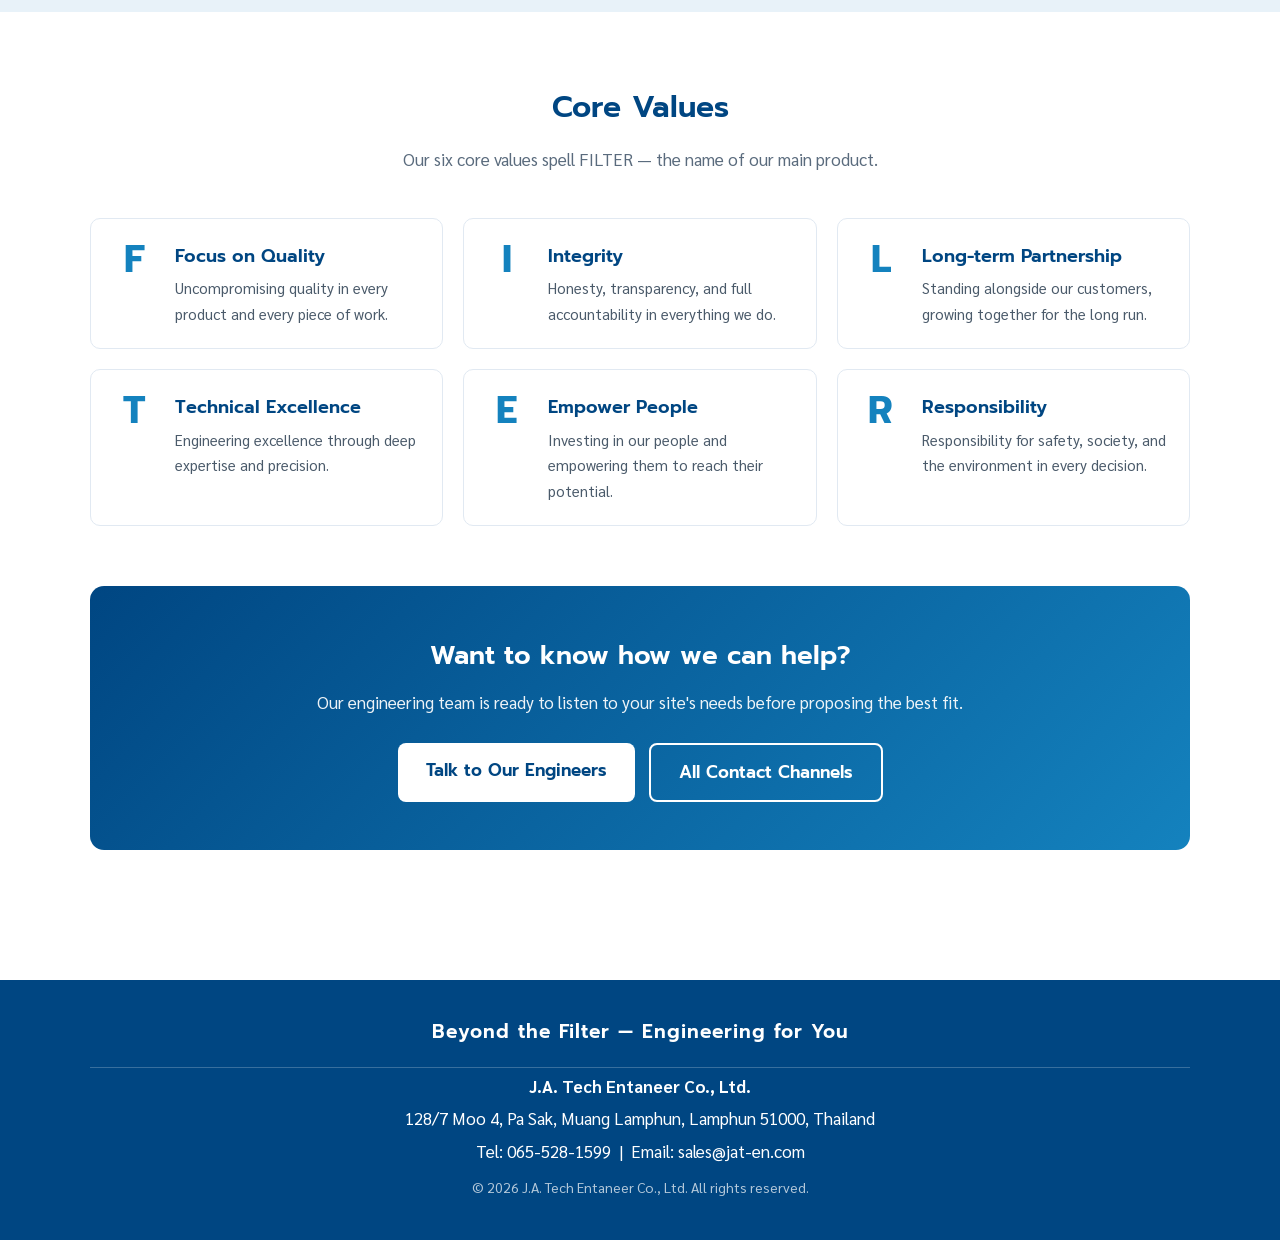
<file: en/about.html>
<!DOCTYPE html>
<html lang="en">
<head>
  <meta charset="UTF-8">
  <meta name="viewport" content="width=device-width, initial-scale=1.0">
  <title>About Us | J.A. Tech Entaneer</title>
  <meta name="description" content="J.A. Tech Entaneer — a filter manufacturer and full-service engineering provider built on hands-on experience and EHEDG-certified training, serving food and petrochemical industries.">
  <link rel="preconnect" href="https://fonts.googleapis.com">
  <link rel="preconnect" href="https://fonts.gstatic.com" crossorigin>
  <link rel="stylesheet" href="https://fonts.googleapis.com/css2?family=Prompt:wght@400;600;700&family=Sarabun:wght@400;500;600&display=swap">
  <link rel="stylesheet" href="../css/style.css">
  <link rel="icon" type="image/png" href="../images/favicon.png">
  <link rel="canonical" href="https://www.jat-en.com/en/about">
  <link rel="alternate" hreflang="th" href="https://www.jat-en.com/pages/about">
  <link rel="alternate" hreflang="en" href="https://www.jat-en.com/en/about">
  <link rel="alternate" hreflang="x-default" href="https://www.jat-en.com/pages/about">
  <meta property="og:type" content="website">
  <meta property="og:site_name" content="J.A. Tech Entaneer">
  <meta property="og:locale" content="en_US">
  <meta property="og:locale:alternate" content="th_TH">
  <meta property="og:title" content="About Us | J.A. Tech Entaneer">
  <meta property="og:description" content="J.A. Tech Entaneer — a filter manufacturer and full-service engineering provider built on hands-on experience and EHEDG-certified training, serving food and petrochemical industries.">
  <meta property="og:url" content="https://www.jat-en.com/en/about">
  <meta property="og:image" content="https://www.jat-en.com/images/og-image.jpg">
  <meta property="og:image:width" content="1200">
  <meta property="og:image:height" content="630">
  <meta property="og:image:alt" content="J.A. Tech Entaneer &mdash; Industrial Filters &amp; Engineering">
  <meta name="twitter:card" content="summary_large_image">
</head>
<body>

  <header class="site-header">
    <div class="container navbar">
      <a href="index.html" class="brand">
        <img src="../images/logo.jpg" alt="J.A. Tech Entaneer logo" class="brand-logo">
        <span class="brand-name">J.A. Tech Entaneer</span>
      </a>
      <button class="menu-toggle" aria-label="Open menu">☰</button>
      <nav class="main-nav">
        <a href="index.html">Home</a>
        <a href="products.html">Products</a>
        <a href="services.html">Services</a>
        <a href="about.html" class="active">About</a>
        <a href="contact.html">Contact</a>
        <a href="../pages/about.html" class="lang-switch">TH</a>
      </nav>
    </div>
  </header>

  <section class="page-hero">
    <div class="container">
      <h1>About Us</h1>
      <p>Because our customers' voices are the first blueprint of our company</p>
    </div>
  </section>

  <section class="section">
    <div class="container">
      <div class="story">
        <h2>Where We Began</h2>
        <p>
          J.A. Tech Entaneer grew out of hands-on experience in the filter and engineering industry —
          expertise built over years of real work on production lines, backed by international
          training including EHEDG (European Hygienic Engineering &amp; Design Group),
          the European standard for hygienic design in the food industry.
        </p>
        <p>
          One lesson was always clear along the way: off-the-shelf products cannot meet the real
          needs of every plant. Every production line has its own requirements, and customers
          deserve what fits their work — not just what happens to be in stock.
        </p>

        <blockquote class="pull-quote">
          "We want someone who truly understands our work."
        </blockquote>

        <h2>The Turning Point</h2>
        <p>
          The real drive came from a voice heard again and again on-site — customers didn't just
          want a salesperson, but someone who understood what each production line needed, and who
          was close enough to support them. J.A. Tech Entaneer Co., Ltd. was founded on 8 February 2025
          with a simple but firm mission: to carry forward hard-earned expertise, from a home base
          in Thailand toward international standards.
        </p>

        <h2>Today and Beyond</h2>
        <p>
          We provide full-service support primarily to the food industry, and are expanding our
          expertise into other sectors such as petrochemicals for long-term business sustainability —
          from high-quality filter manufacturing and engineering design to installation and
          maintenance of production equipment. Our customers trust us for one core strength:
          fast response and on-time delivery.
        </p>

        <blockquote class="pull-quote">
          Our company may be young, but our expertise has traveled much further.
        </blockquote>
      </div>
    </div>
  </section>

  <section class="section vision-section">
    <div class="container">
      <h2 class="section-title">Our Vision</h2>
      <p class="vision-th">
        Driving Industry to Global Standards through High-Quality Filters
        and Professional Engineering for Sustainable Growth.
      </p>
    </div>
  </section>

  <section class="section">
    <div class="container">
      <h2 class="section-title">Core Values</h2>
      <p class="section-subtitle">
        Our six core values spell FILTER — the name of our main product.
      </p>

      <div class="value-list">
        <div class="value-item">
          <span class="value-letter">F</span>
          <div><h3>Focus on Quality</h3><p>Uncompromising quality in every product and every piece of work.</p></div>
        </div>
        <div class="value-item">
          <span class="value-letter">I</span>
          <div><h3>Integrity</h3><p>Honesty, transparency, and full accountability in everything we do.</p></div>
        </div>
        <div class="value-item">
          <span class="value-letter">L</span>
          <div><h3>Long-term Partnership</h3><p>Standing alongside our customers, growing together for the long run.</p></div>
        </div>
        <div class="value-item">
          <span class="value-letter">T</span>
          <div><h3>Technical Excellence</h3><p>Engineering excellence through deep expertise and precision.</p></div>
        </div>
        <div class="value-item">
          <span class="value-letter">E</span>
          <div><h3>Empower People</h3><p>Investing in our people and empowering them to reach their potential.</p></div>
        </div>
        <div class="value-item">
          <span class="value-letter">R</span>
          <div><h3>Responsibility</h3><p>Responsibility for safety, society, and the environment in every decision.</p></div>
        </div>
      </div>

      <div class="cta-band">
        <h2>Want to know how we can help?</h2>
        <p>Our engineering team is ready to listen to your site's needs before proposing the best fit.</p>
        <div class="cta-buttons">
          <a href="tel:0655281599" class="btn btn-primary">Talk to Our Engineers</a>
          <a href="/en/contact" class="btn btn-outline">All Contact Channels</a>
        </div>
      </div>
    </div>
  </section>

  <footer class="site-footer">
    <div class="container">
      <p class="footer-tagline">Beyond the Filter — Engineering for You</p>
      <p class="footer-name"><strong>J.A. Tech Entaneer Co., Ltd.</strong></p>
      <p>128/7 Moo 4, Pa Sak, Muang Lamphun, Lamphun 51000, Thailand</p>
      <p>Tel: <a href="tel:0655281599">065-528-1599</a> &nbsp;|&nbsp; Email: <a href="mailto:sales@jat-en.com">sales@jat-en.com</a></p>
      <p class="copyright">© 2026 J.A. Tech Entaneer Co., Ltd. All rights reserved.</p>
    </div>
  </footer>

  <script src="../js/main.js"></script>
</body>
</html>
</file>
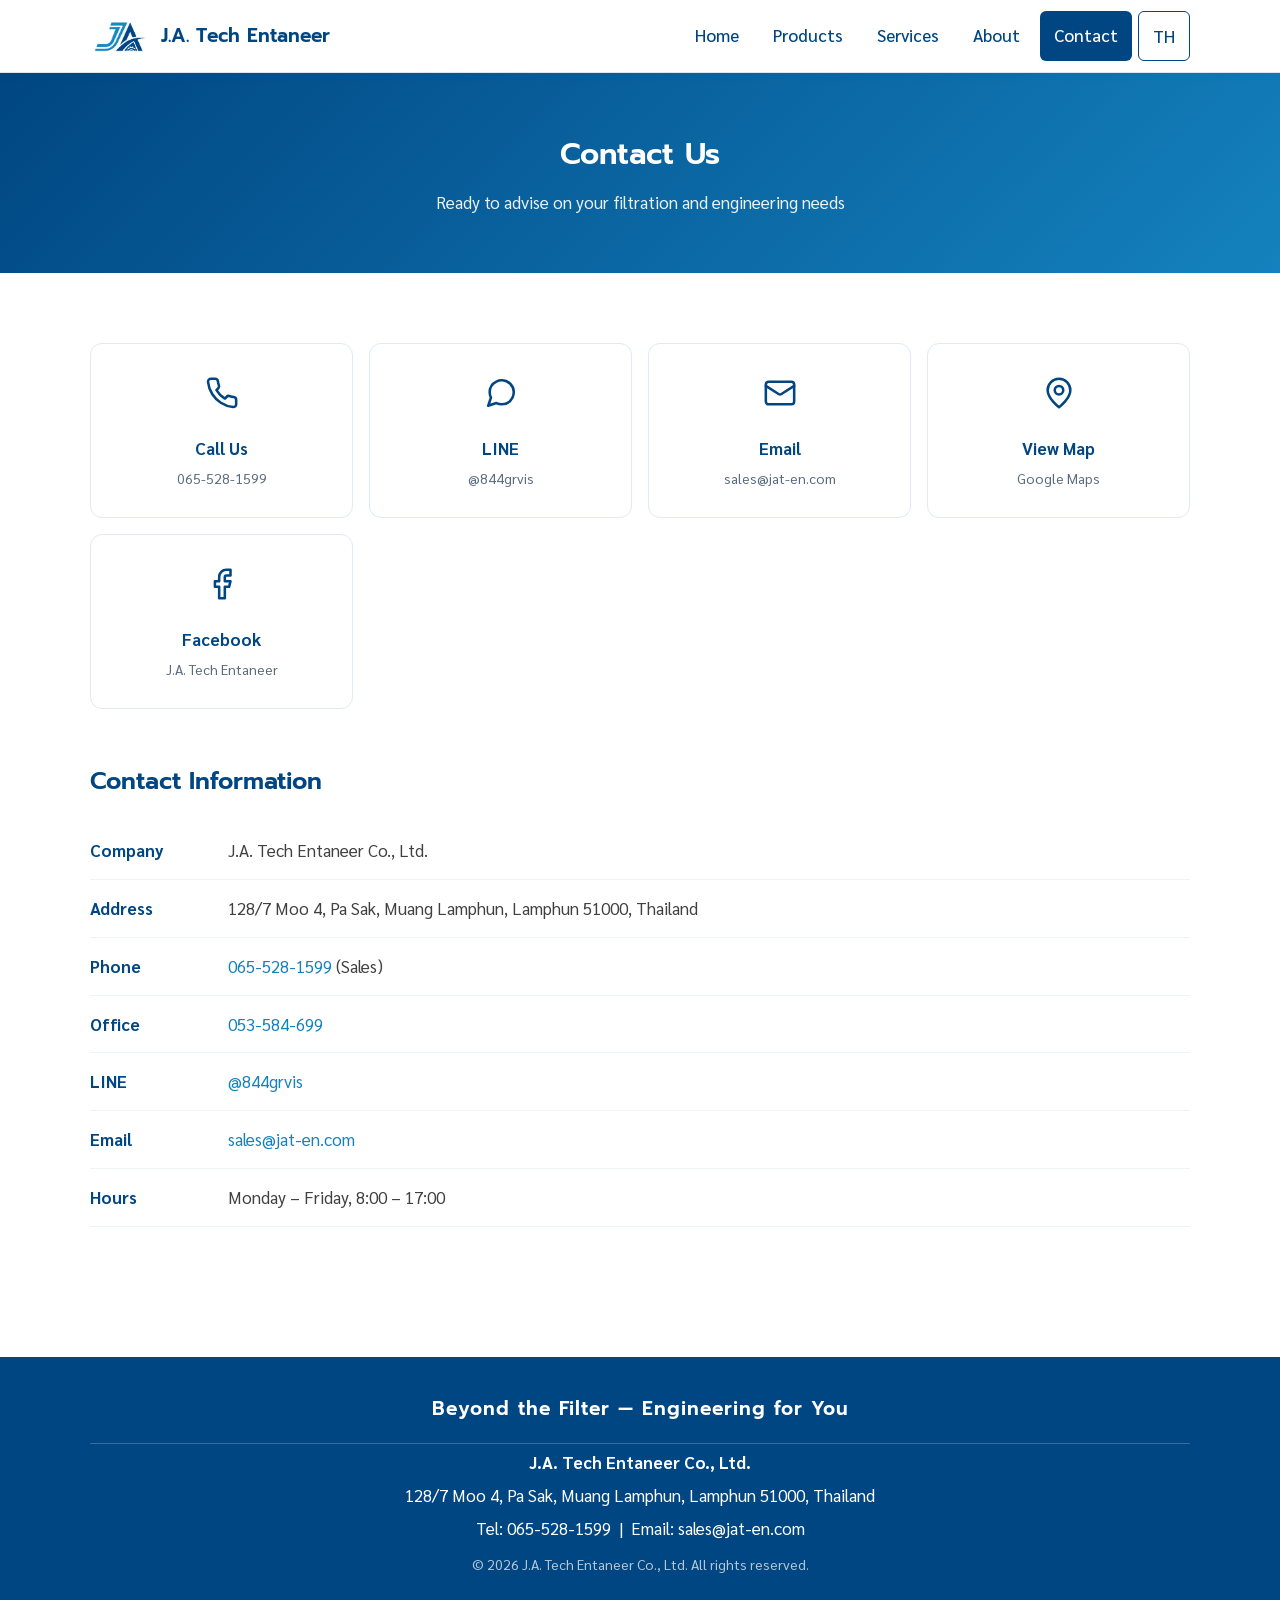
<file: en/contact.html>
<!DOCTYPE html>
<html lang="en">
<head>
  <meta charset="UTF-8">
  <meta name="viewport" content="width=device-width, initial-scale=1.0">
  <title>Contact Us — Request a Quote | J.A. Tech Entaneer</title>
  <meta name="description" content="Contact J.A. Tech Entaneer, Lamphun, Thailand for industrial filter and engineering quotations. Tel 065-528-1599, email sales@jat-en.com, LINE @844grvis.">
  <link rel="preconnect" href="https://fonts.googleapis.com">
  <link rel="preconnect" href="https://fonts.gstatic.com" crossorigin>
  <link rel="stylesheet" href="https://fonts.googleapis.com/css2?family=Prompt:wght@400;600;700&family=Sarabun:wght@400;500;600&display=swap">
  <link rel="stylesheet" href="../css/style.css">
  <link rel="icon" type="image/png" href="../images/favicon.png">
  <link rel="canonical" href="https://www.jat-en.com/en/contact">
  <link rel="alternate" hreflang="th" href="https://www.jat-en.com/pages/contact">
  <link rel="alternate" hreflang="en" href="https://www.jat-en.com/en/contact">
  <link rel="alternate" hreflang="x-default" href="https://www.jat-en.com/pages/contact">
  <meta property="og:type" content="website">
  <meta property="og:site_name" content="J.A. Tech Entaneer">
  <meta property="og:locale" content="en_US">
  <meta property="og:locale:alternate" content="th_TH">
  <meta property="og:title" content="Contact Us — Request a Quote | J.A. Tech Entaneer">
  <meta property="og:description" content="Contact J.A. Tech Entaneer, Lamphun, Thailand for industrial filter and engineering quotations. Tel 065-528-1599, email sales@jat-en.com, LINE @844grvis.">
  <meta property="og:url" content="https://www.jat-en.com/en/contact">
  <meta property="og:image" content="https://www.jat-en.com/images/og-image.jpg">
  <meta property="og:image:width" content="1200">
  <meta property="og:image:height" content="630">
  <meta property="og:image:alt" content="J.A. Tech Entaneer &mdash; Industrial Filters &amp; Engineering">
  <meta name="twitter:card" content="summary_large_image">
</head>
<body>

  <header class="site-header">
    <div class="container navbar">
      <a href="index.html" class="brand">
        <img src="../images/logo.jpg" alt="J.A. Tech Entaneer logo" class="brand-logo">
        <span class="brand-name">J.A. Tech Entaneer</span>
      </a>
      <button class="menu-toggle" aria-label="Open menu">☰</button>
      <nav class="main-nav">
        <a href="index.html">Home</a>
        <a href="products.html">Products</a>
        <a href="services.html">Services</a>
        <a href="about.html">About</a>
        <a href="contact.html" class="active">Contact</a>
        <a href="../pages/contact.html" class="lang-switch">TH</a>
      </nav>
    </div>
  </header>

  <section class="page-hero">
    <div class="container">
      <h1>Contact Us</h1>
      <p>Ready to advise on your filtration and engineering needs</p>
    </div>
  </section>

  <section class="section">
    <div class="container">

      <div class="contact-actions">

        <a href="tel:0655281599" class="contact-btn">
          <span class="contact-btn-icon">
            <svg viewBox="0 0 24 24" fill="none" stroke="currentColor" stroke-width="1.8" stroke-linecap="round" stroke-linejoin="round"><path d="M22 16.92v3a2 2 0 0 1-2.18 2 19.79 19.79 0 0 1-8.63-3.07 19.5 19.5 0 0 1-6-6 19.79 19.79 0 0 1-3.07-8.67A2 2 0 0 1 4.11 2h3a2 2 0 0 1 2 1.72 12.84 12.84 0 0 0 .7 2.81 2 2 0 0 1-.45 2.11L8.09 9.91a16 16 0 0 0 6 6l1.27-1.27a2 2 0 0 1 2.11-.45 12.84 12.84 0 0 0 2.81.7A2 2 0 0 1 22 16.92z"/></svg>
          </span>
          <span class="contact-btn-label">Call Us</span>
          <span class="contact-btn-value">065-528-1599</span>
        </a>

        <a href="https://line.me/R/ti/p/@844grvis" target="_blank" rel="noopener" class="contact-btn">
          <span class="contact-btn-icon">
            <svg viewBox="0 0 24 24" fill="none" stroke="currentColor" stroke-width="1.8" stroke-linecap="round" stroke-linejoin="round"><path d="M21 11.5a8.38 8.38 0 0 1-.9 3.8 8.5 8.5 0 0 1-7.6 4.7 8.38 8.38 0 0 1-3.8-.9L3 21l1.9-5.7a8.38 8.38 0 0 1-.9-3.8 8.5 8.5 0 0 1 4.7-7.6 8.38 8.38 0 0 1 3.8-.9h.5a8.48 8.48 0 0 1 8 8v.5z"/></svg>
          </span>
          <span class="contact-btn-label">LINE</span>
          <span class="contact-btn-value">@844grvis</span>
        </a>

        <a href="mailto:sales@jat-en.com" class="contact-btn">
          <span class="contact-btn-icon">
            <svg viewBox="0 0 24 24" fill="none" stroke="currentColor" stroke-width="1.8" stroke-linecap="round" stroke-linejoin="round"><rect width="20" height="16" x="2" y="4" rx="2"/><path d="m22 7-8.97 5.7a1.94 1.94 0 0 1-2.06 0L2 7"/></svg>
          </span>
          <span class="contact-btn-label">Email</span>
          <span class="contact-btn-value">sales@jat-en.com</span>
        </a>

        <a href="https://maps.app.goo.gl/QAvPvqw9hiEGKjkTA" target="_blank" rel="noopener" class="contact-btn">
          <span class="contact-btn-icon">
            <svg viewBox="0 0 24 24" fill="none" stroke="currentColor" stroke-width="1.8" stroke-linecap="round" stroke-linejoin="round"><path d="M20 10c0 6-8 12-8 12s-8-6-8-12a8 8 0 0 1 16 0"/><circle cx="12" cy="10" r="3"/></svg>
          </span>
          <span class="contact-btn-label">View Map</span>
          <span class="contact-btn-value">Google Maps</span>
        </a>

        <a href="https://www.facebook.com/profile.php?id=61591400297939" target="_blank" rel="noopener" class="contact-btn">
          <span class="contact-btn-icon">
            <svg viewBox="0 0 24 24" fill="none" stroke="currentColor" stroke-width="1.8" stroke-linecap="round" stroke-linejoin="round"><path d="M18 2h-3a5 5 0 0 0-5 5v3H7v4h3v8h4v-8h3l1-4h-4V7a1 1 0 0 1 1-1h3z"/></svg>
          </span>
          <span class="contact-btn-label">Facebook</span>
          <span class="contact-btn-value">J.A. Tech Entaneer</span>
        </a>

      </div>

      <div class="contact-info">
        <h2>Contact Information</h2>
        <ul class="info-list">
          <li><strong>Company</strong><span>J.A. Tech Entaneer Co., Ltd.</span></li>
          <li><strong>Address</strong><span>128/7 Moo 4, Pa Sak, Muang Lamphun, Lamphun 51000, Thailand</span></li>
          <li><strong>Phone</strong><span><a href="tel:0655281599">065-528-1599</a> (Sales)</span></li>
          <li><strong>Office</strong><span><a href="tel:053584699">053-584-699</a></span></li>
          <li><strong>LINE</strong><span><a href="https://line.me/R/ti/p/@844grvis" target="_blank" rel="noopener">@844grvis</a></span>
          <li><strong>Email</strong><span><a href="mailto:sales@jat-en.com">sales@jat-en.com</a></span></li>
          <li><strong>Hours</strong><span>Monday – Friday, 8:00 – 17:00</span></li>
        </ul>
      </div>

    </div>
  </section>

  <footer class="site-footer">
    <div class="container">
      <p class="footer-tagline">Beyond the Filter — Engineering for You</p>
      <p class="footer-name"><strong>J.A. Tech Entaneer Co., Ltd.</strong></p>
      <p>128/7 Moo 4, Pa Sak, Muang Lamphun, Lamphun 51000, Thailand</p>
      <p>Tel: <a href="tel:0655281599">065-528-1599</a> &nbsp;|&nbsp; Email: <a href="mailto:sales@jat-en.com">sales@jat-en.com</a></p>
      <p class="copyright">© 2026 J.A. Tech Entaneer Co., Ltd. All rights reserved.</p>
    </div>
  </footer>

  <script src="../js/main.js"></script>
</body>
</html>
</file>
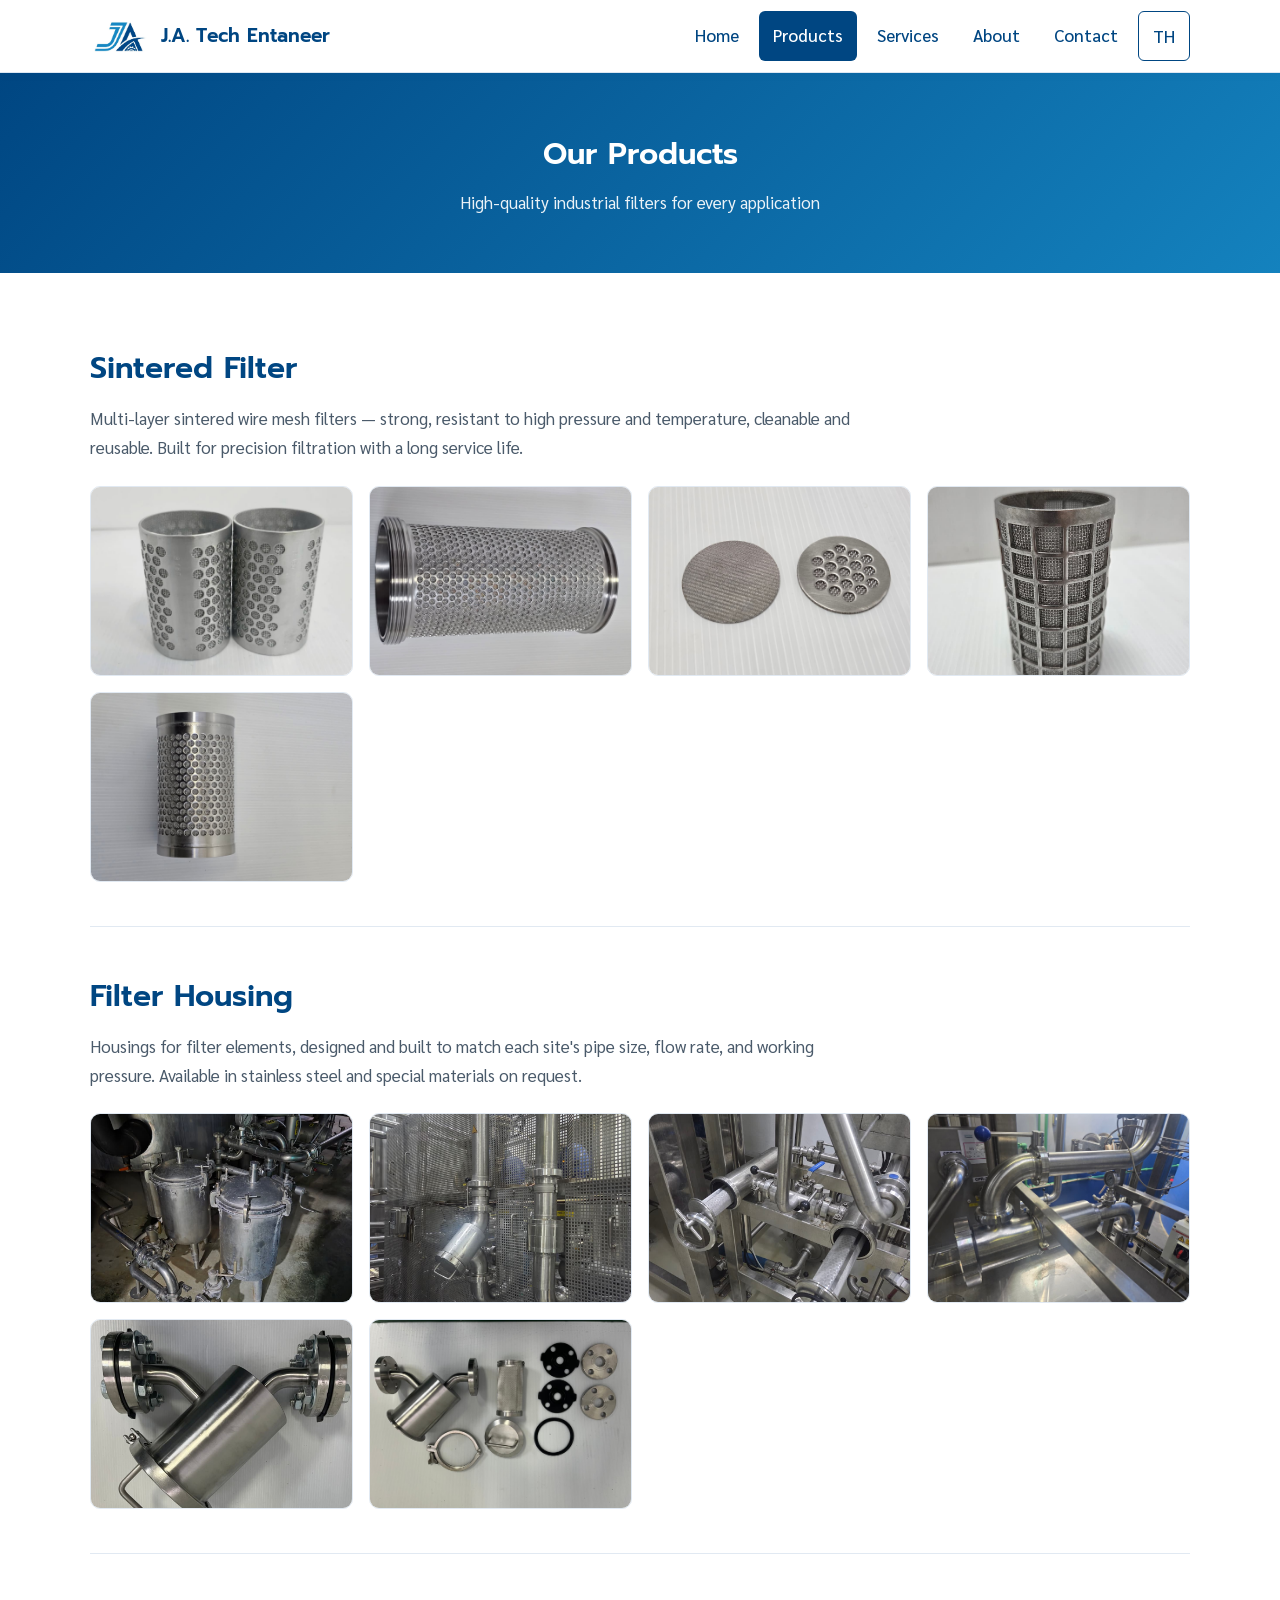
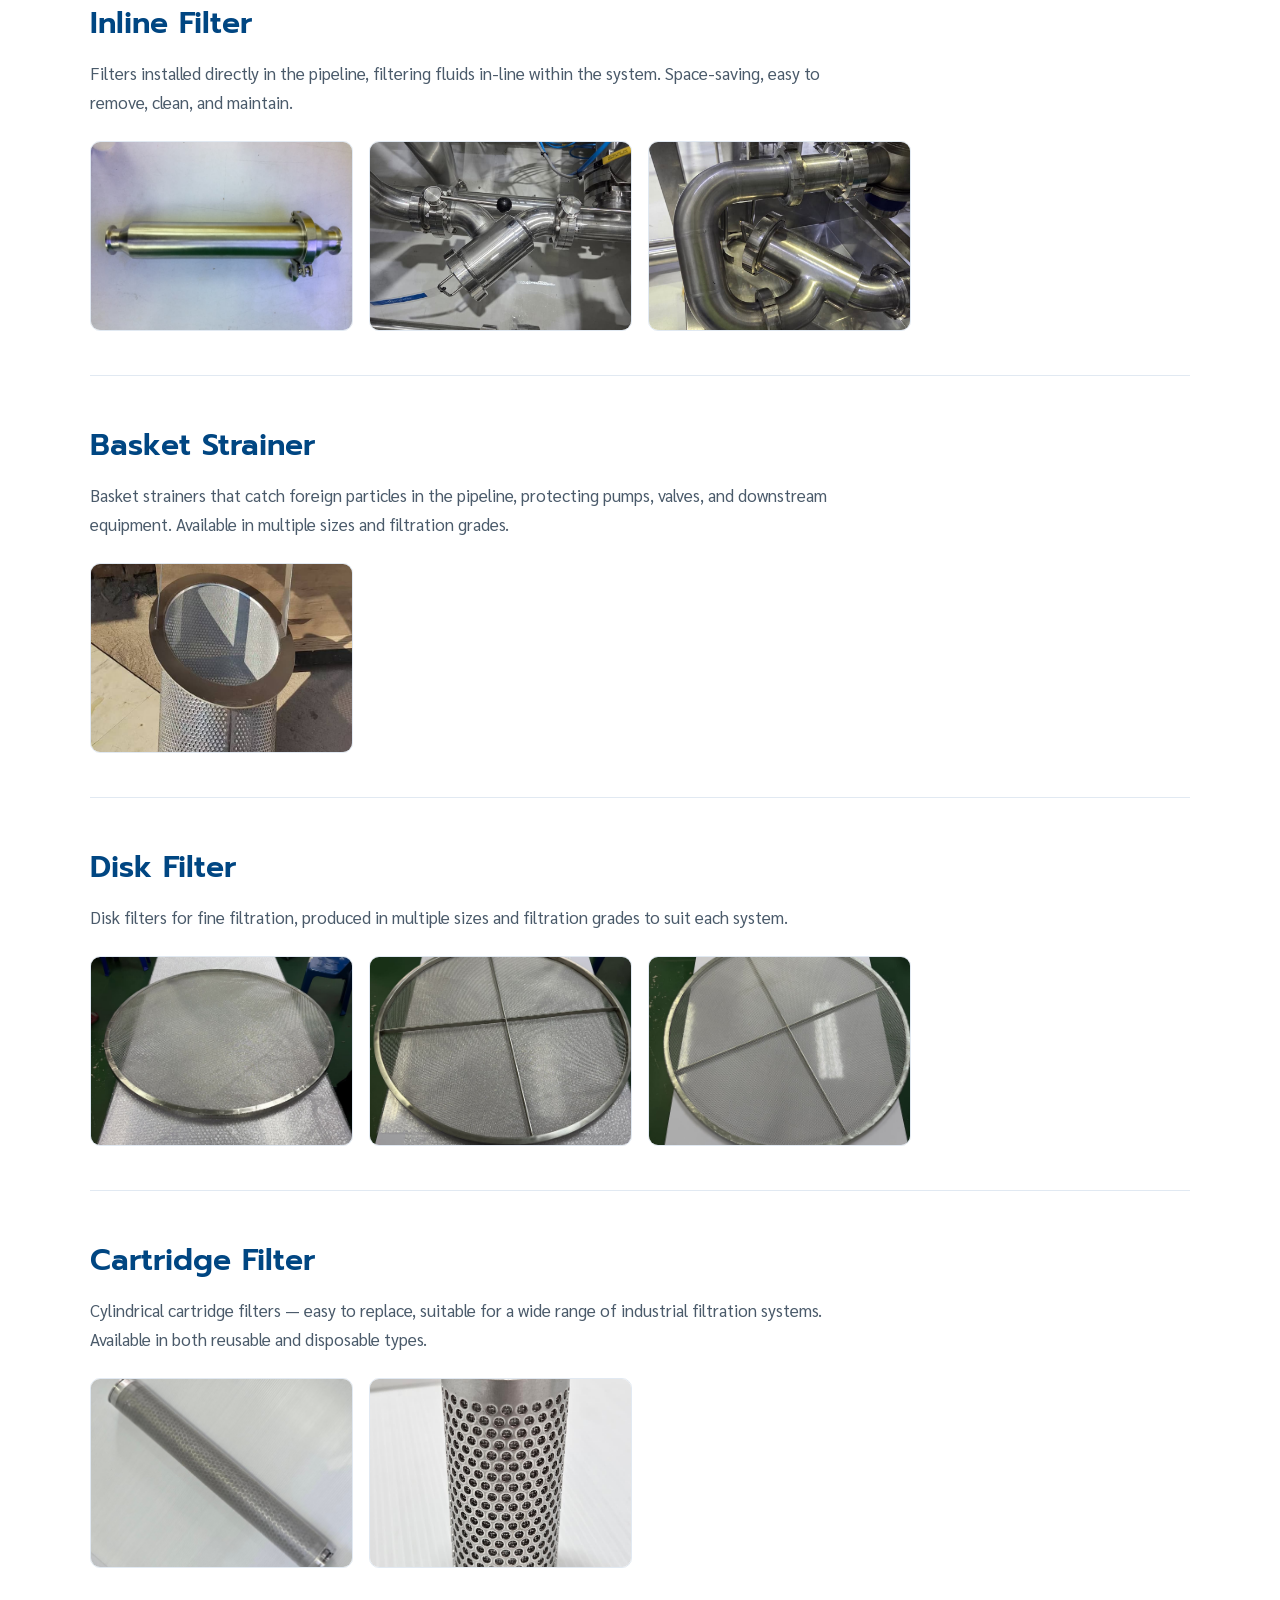
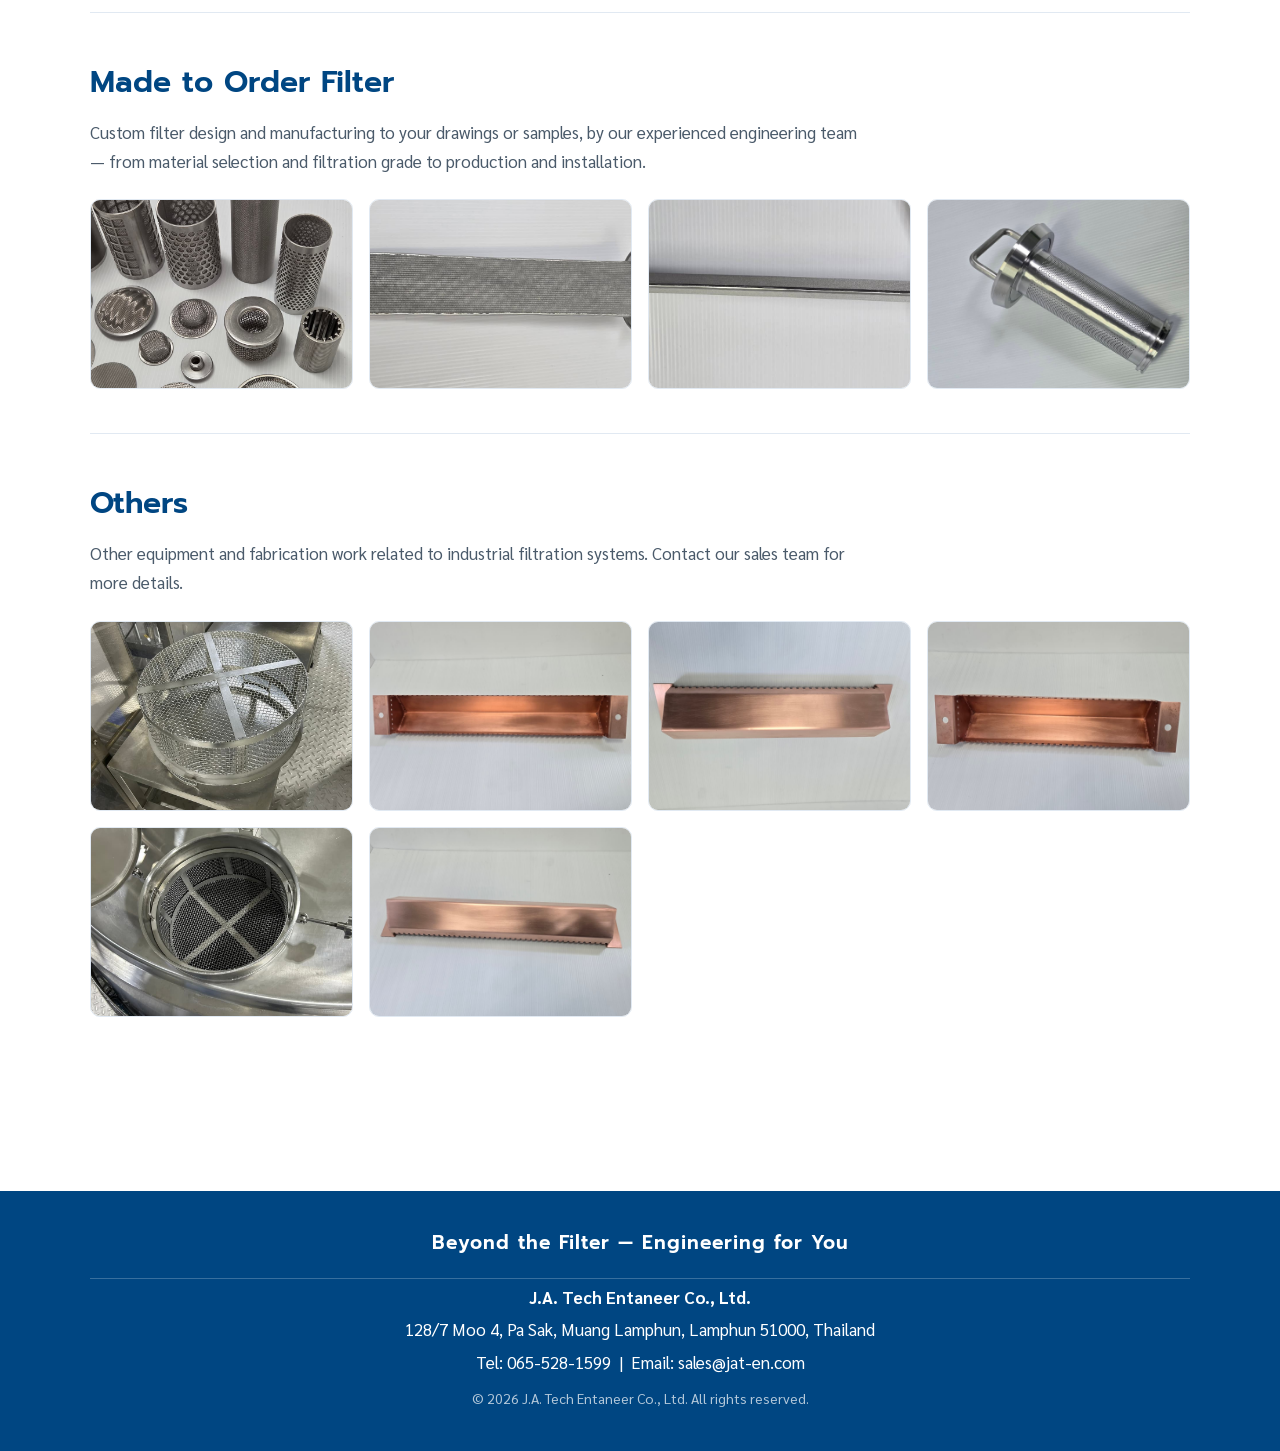
<file: en/products.html>
<!DOCTYPE html>
<html lang="en">
<head>
  <meta charset="UTF-8">
  <meta name="viewport" content="width=device-width, initial-scale=1.0">
  <title>Products | J.A. Tech Entaneer</title>
  <meta name="description" content="Industrial filter products: Sintered Filter, Filter Housing, Inline Filter, Basket Strainer, Disk Filter, Cartridge Filter, and made-to-order filters by J.A. Tech Entaneer.">
  <link rel="preconnect" href="https://fonts.googleapis.com">
  <link rel="preconnect" href="https://fonts.gstatic.com" crossorigin>
  <link rel="stylesheet" href="https://fonts.googleapis.com/css2?family=Prompt:wght@400;600;700&family=Sarabun:wght@400;500;600&display=swap">
  <link rel="stylesheet" href="../css/style.css">
  <link rel="icon" type="image/png" href="../images/favicon.png">
  <link rel="canonical" href="https://www.jat-en.com/en/products">
  <link rel="alternate" hreflang="th" href="https://www.jat-en.com/pages/products">
  <link rel="alternate" hreflang="en" href="https://www.jat-en.com/en/products">
  <link rel="alternate" hreflang="x-default" href="https://www.jat-en.com/pages/products">
  <meta property="og:type" content="website">
  <meta property="og:site_name" content="J.A. Tech Entaneer">
  <meta property="og:locale" content="en_US">
  <meta property="og:locale:alternate" content="th_TH">
  <meta property="og:title" content="Products | J.A. Tech Entaneer">
  <meta property="og:description" content="Industrial filter products: Sintered Filter, Filter Housing, Inline Filter, Basket Strainer, Disk Filter, Cartridge Filter, and made-to-order filters by J.A. Tech Entaneer.">
  <meta property="og:url" content="https://www.jat-en.com/en/products">
  <meta property="og:image" content="https://www.jat-en.com/images/og-image.jpg">
  <meta property="og:image:width" content="1200">
  <meta property="og:image:height" content="630">
  <meta property="og:image:alt" content="J.A. Tech Entaneer &mdash; Industrial Filters &amp; Engineering">
  <meta name="twitter:card" content="summary_large_image">
</head>
<body>

  <header class="site-header">
    <div class="container navbar">
      <a href="index.html" class="brand">
        <img src="../images/logo.jpg" alt="J.A. Tech Entaneer logo" class="brand-logo">
        <span class="brand-name">J.A. Tech Entaneer</span>
      </a>
      <button class="menu-toggle" aria-label="Open menu">☰</button>
      <nav class="main-nav">
        <a href="index.html">Home</a>
        <a href="products.html" class="active">Products</a>
        <a href="services.html">Services</a>
        <a href="about.html">About</a>
        <a href="contact.html">Contact</a>
        <a href="../pages/products.html" class="lang-switch">TH</a>
      </nav>
    </div>
  </header>

  <section class="page-hero">
    <div class="container">
      <h1>Our Products</h1>
      <p>High-quality industrial filters for every application</p>
    </div>
  </section>

  <section class="section">
    <div class="container">

      <div class="product-block">
        <h2>Sintered Filter</h2>
        <p>Multi-layer sintered wire mesh filters — strong, resistant to high pressure and temperature, cleanable and reusable. Built for precision filtration with a long service life.</p>
        <div class="gallery">
          <img loading="lazy" src="../images/sintered-filter-1.jpg" alt="Sintered Filter type 1">
          <img loading="lazy" src="../images/sintered-filter-2.jpg" alt="Sintered Filter type 2">
          <img loading="lazy" src="../images/sintered-filter-3.jpg" alt="Sintered Filter type 3">
          <img loading="lazy" src="../images/sintered-filter-4.jpg" alt="Sintered Filter type 4">
          <img loading="lazy" src="../images/sintered-filter-5.jpg" alt="Sintered Filter type 5">
        </div>
      </div>

      <div class="product-block">
        <h2>Filter Housing</h2>
        <p>Housings for filter elements, designed and built to match each site's pipe size, flow rate, and working pressure. Available in stainless steel and special materials on request.</p>
        <div class="gallery">
          <img loading="lazy" src="../images/filter-housing-1.jpg" alt="Filter Housing type 1">
          <img loading="lazy" src="../images/filter-housing-2.jpg" alt="Filter Housing type 2">
          <img loading="lazy" src="../images/filter-housing-3.jpg" alt="Filter Housing type 3">
          <img loading="lazy" src="../images/filter-housing-4.jpg" alt="Filter Housing type 4">
          <img loading="lazy" src="../images/filter-housing-5.jpg" alt="Filter Housing type 5">
          <img loading="lazy" src="../images/filter-housing-6.jpg" alt="Filter Housing type 6">
        </div>
      </div>

      <div class="product-block">
        <h2>Inline Filter</h2>
        <p>Filters installed directly in the pipeline, filtering fluids in-line within the system. Space-saving, easy to remove, clean, and maintain.</p>
        <div class="gallery">
          <img loading="lazy" src="../images/inline-filter-1.jpg" alt="Inline Filter type 1">
          <img loading="lazy" src="../images/inline-filter-2.jpg" alt="Inline Filter type 2">
          <img loading="lazy" src="../images/inline-filter-3.jpg" alt="Inline Filter type 3">
        </div>
      </div>

      <div class="product-block">
        <h2>Basket Strainer</h2>
        <p>Basket strainers that catch foreign particles in the pipeline, protecting pumps, valves, and downstream equipment. Available in multiple sizes and filtration grades.</p>
        <div class="gallery">
          <img loading="lazy" src="../images/basket-strainer-1.jpg" alt="Basket Strainer">
        </div>
      </div>

      <div class="product-block">
        <h2>Disk Filter</h2>
        <p>Disk filters for fine filtration, produced in multiple sizes and filtration grades to suit each system.</p>
        <div class="gallery">
          <img loading="lazy" src="../images/disk-filter-1.jpg" alt="Disk Filter type 1">
          <img loading="lazy" src="../images/disk-filter-2.jpg" alt="Disk Filter type 2">
          <img loading="lazy" src="../images/disk-filter-3.jpg" alt="Disk Filter type 3">
        </div>
      </div>

      <div class="product-block">
        <h2>Cartridge Filter</h2>
        <p>Cylindrical cartridge filters — easy to replace, suitable for a wide range of industrial filtration systems. Available in both reusable and disposable types.</p>
        <div class="gallery">
          <img loading="lazy" src="../images/cartridge-filter-1.jpg" alt="Cartridge Filter type 1">
          <img loading="lazy" src="../images/cartridge-filter-2.jpg" alt="Cartridge Filter type 2">
        </div>
      </div>

      <div class="product-block">
        <h2>Made to Order Filter</h2>
        <p>Custom filter design and manufacturing to your drawings or samples, by our experienced engineering team — from material selection and filtration grade to production and installation.</p>
        <div class="gallery">
          <img loading="lazy" src="../images/made-to-order-1.jpg" alt="Made-to-order filter work 1">
          <img loading="lazy" src="../images/made-to-order-2.jpg" alt="Made-to-order filter work 2">
          <img loading="lazy" src="../images/made-to-order-3.jpg" alt="Made-to-order filter work 3">
          <img loading="lazy" src="../images/made-to-order-4.jpg" alt="Made-to-order filter work 4">
        </div>
      </div>

      <div class="product-block">
        <h2>Others</h2>
        <p>Other equipment and fabrication work related to industrial filtration systems. Contact our sales team for more details.</p>
        <div class="gallery">
          <img loading="lazy" src="../images/others-1.jpg" alt="Other fabrication work 1">
          <img loading="lazy" src="../images/others-2.jpg" alt="Other fabrication work 2">
          <img loading="lazy" src="../images/others-3.jpg" alt="Other fabrication work 3">
          <img loading="lazy" src="../images/others-4.jpg" alt="Other fabrication work 4">
          <img loading="lazy" src="../images/others-5.jpg" alt="Other fabrication work 5">
          <img loading="lazy" src="../images/others-6.jpg" alt="Other fabrication work 6">
        </div>
      </div>

    </div>
  </section>

  <footer class="site-footer">
    <div class="container">
      <p class="footer-tagline">Beyond the Filter — Engineering for You</p>
      <p class="footer-name"><strong>J.A. Tech Entaneer Co., Ltd.</strong></p>
      <p>128/7 Moo 4, Pa Sak, Muang Lamphun, Lamphun 51000, Thailand</p>
      <p>Tel: <a href="tel:0655281599">065-528-1599</a> &nbsp;|&nbsp; Email: <a href="mailto:sales@jat-en.com">sales@jat-en.com</a></p>
      <p class="copyright">© 2026 J.A. Tech Entaneer Co., Ltd. All rights reserved.</p>
    </div>
  </footer>

  <script src="../js/main.js"></script>
</body>
</html>
</file>
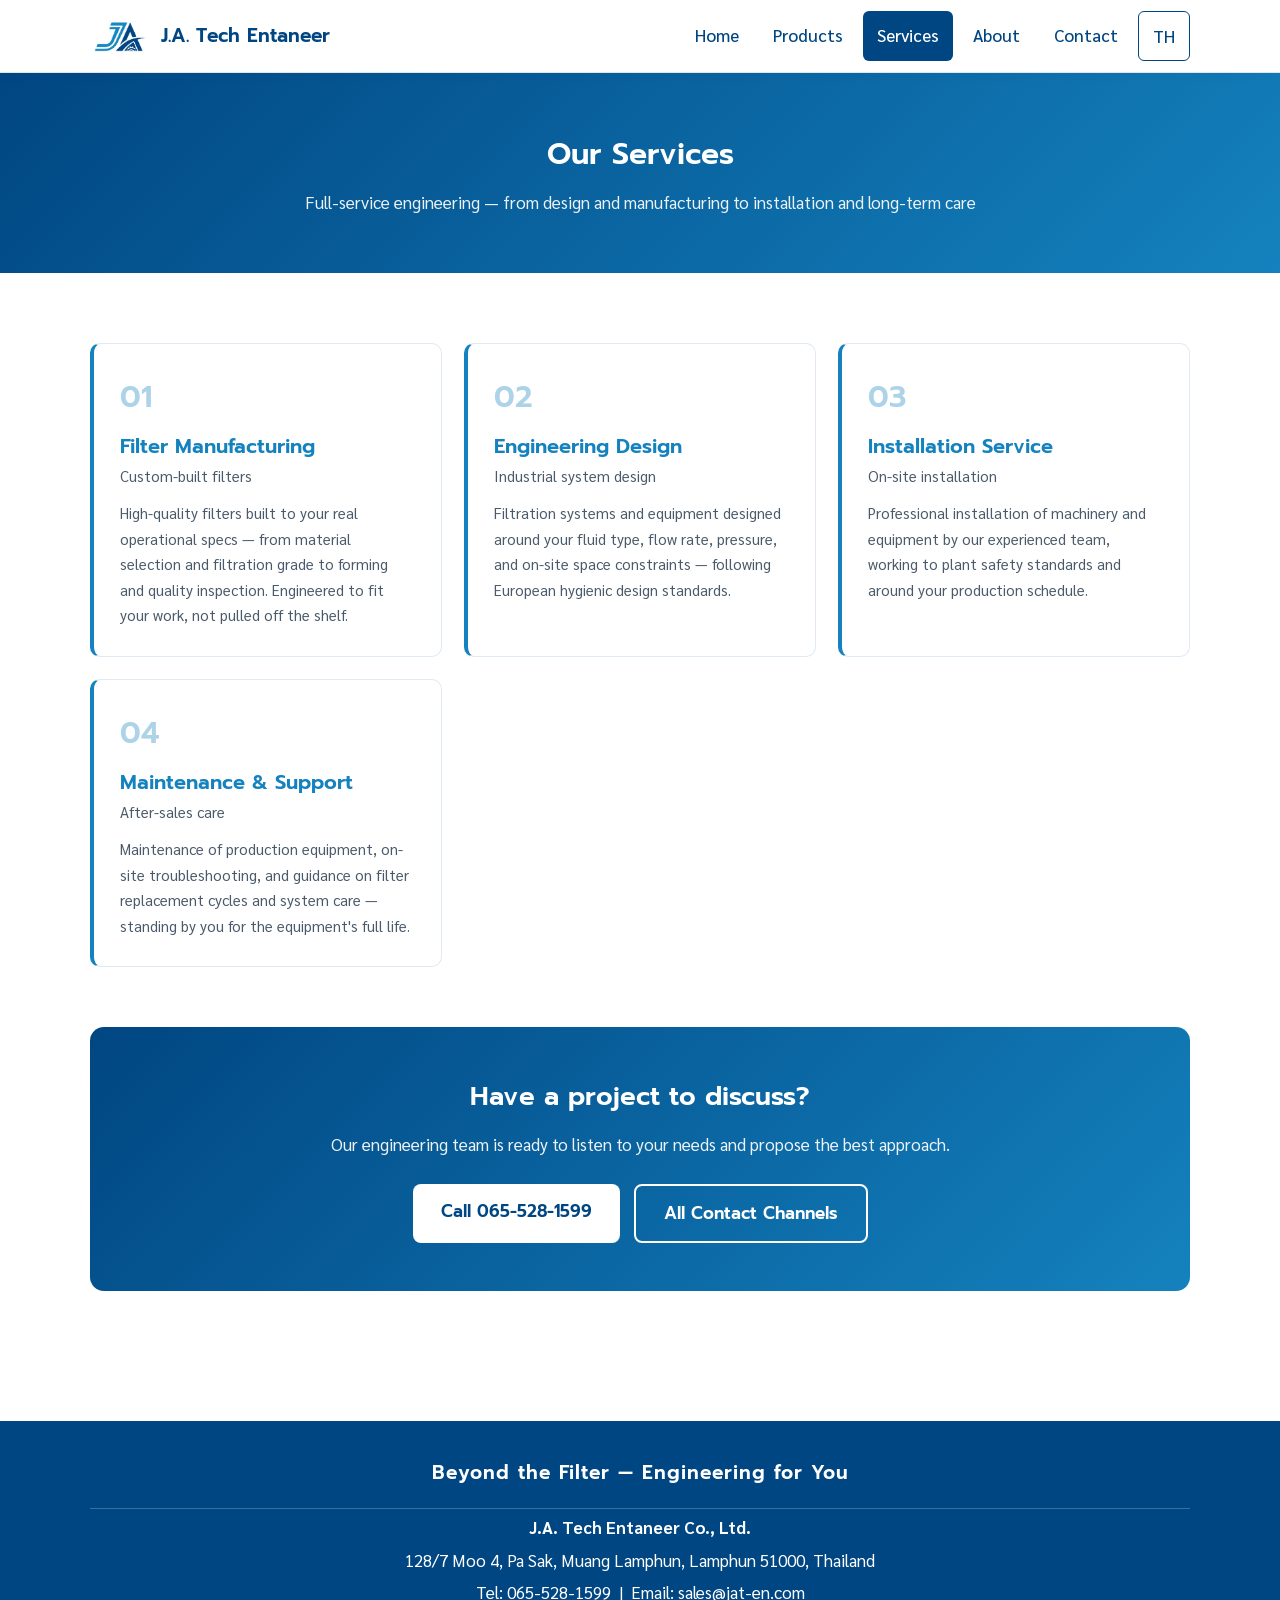
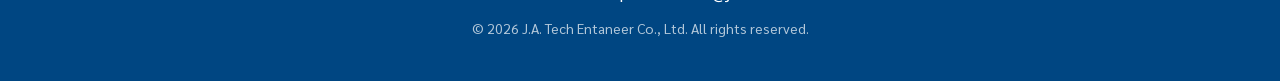
<file: en/services.html>
<!DOCTYPE html>
<html lang="en">
<head>
  <meta charset="UTF-8">
  <meta name="viewport" content="width=device-width, initial-scale=1.0">
  <title>Services | J.A. Tech Entaneer</title>
  <meta name="description" content="Full-service industrial engineering: filter manufacturing, engineering design, installation, and maintenance & support by J.A. Tech Entaneer.">
  <link rel="preconnect" href="https://fonts.googleapis.com">
  <link rel="preconnect" href="https://fonts.gstatic.com" crossorigin>
  <link rel="stylesheet" href="https://fonts.googleapis.com/css2?family=Prompt:wght@400;600;700&family=Sarabun:wght@400;500;600&display=swap">
  <link rel="stylesheet" href="../css/style.css">
  <link rel="icon" type="image/png" href="../images/favicon.png">
  <link rel="canonical" href="https://www.jat-en.com/en/services">
  <link rel="alternate" hreflang="th" href="https://www.jat-en.com/pages/services">
  <link rel="alternate" hreflang="en" href="https://www.jat-en.com/en/services">
  <link rel="alternate" hreflang="x-default" href="https://www.jat-en.com/pages/services">
  <meta property="og:type" content="website">
  <meta property="og:site_name" content="J.A. Tech Entaneer">
  <meta property="og:locale" content="en_US">
  <meta property="og:locale:alternate" content="th_TH">
  <meta property="og:title" content="Services | J.A. Tech Entaneer">
  <meta property="og:description" content="Full-service industrial engineering: filter manufacturing, engineering design, installation, and maintenance & support by J.A. Tech Entaneer.">
  <meta property="og:url" content="https://www.jat-en.com/en/services">
  <meta property="og:image" content="https://www.jat-en.com/images/og-image.jpg">
  <meta property="og:image:width" content="1200">
  <meta property="og:image:height" content="630">
  <meta property="og:image:alt" content="J.A. Tech Entaneer &mdash; Industrial Filters &amp; Engineering">
  <meta name="twitter:card" content="summary_large_image">
</head>
<body>

  <header class="site-header">
    <div class="container navbar">
      <a href="index.html" class="brand">
        <img src="../images/logo.jpg" alt="J.A. Tech Entaneer logo" class="brand-logo">
        <span class="brand-name">J.A. Tech Entaneer</span>
      </a>
      <button class="menu-toggle" aria-label="Open menu">☰</button>
      <nav class="main-nav">
        <a href="index.html">Home</a>
        <a href="products.html">Products</a>
        <a href="services.html" class="active">Services</a>
        <a href="about.html">About</a>
        <a href="contact.html">Contact</a>
        <a href="../pages/services.html" class="lang-switch">TH</a>
      </nav>
    </div>
  </header>

  <section class="page-hero">
    <div class="container">
      <h1>Our Services</h1>
      <p>Full-service engineering — from design and manufacturing to installation and long-term care</p>
    </div>
  </section>

  <section class="section">
    <div class="container">

      <div class="service-grid">

        <div class="service-card">
          <div class="service-no">01</div>
          <h3>Filter Manufacturing</h3>
          <p class="service-th">Custom-built filters</p>
          <p>High-quality filters built to your real operational specs — from material selection and filtration grade to forming and quality inspection. Engineered to fit your work, not pulled off the shelf.</p>
        </div>

        <div class="service-card">
          <div class="service-no">02</div>
          <h3>Engineering Design</h3>
          <p class="service-th">Industrial system design</p>
          <p>Filtration systems and equipment designed around your fluid type, flow rate, pressure, and on-site space constraints — following European hygienic design standards.</p>
        </div>

        <div class="service-card">
          <div class="service-no">03</div>
          <h3>Installation Service</h3>
          <p class="service-th">On-site installation</p>
          <p>Professional installation of machinery and equipment by our experienced team, working to plant safety standards and around your production schedule.</p>
        </div>

        <div class="service-card">
          <div class="service-no">04</div>
          <h3>Maintenance &amp; Support</h3>
          <p class="service-th">After-sales care</p>
          <p>Maintenance of production equipment, on-site troubleshooting, and guidance on filter replacement cycles and system care — standing by you for the equipment's full life.</p>
        </div>

      </div>

      <div class="cta-band">
        <h2>Have a project to discuss?</h2>
        <p>Our engineering team is ready to listen to your needs and propose the best approach.</p>
        <div class="cta-buttons">
          <a href="tel:0655281599" class="btn btn-primary">Call 065-528-1599</a>
          <a href="contact.html" class="btn btn-outline">All Contact Channels</a>
        </div>
      </div>

    </div>
  </section>

  <footer class="site-footer">
    <div class="container">
      <p class="footer-tagline">Beyond the Filter — Engineering for You</p>
      <p class="footer-name"><strong>J.A. Tech Entaneer Co., Ltd.</strong></p>
      <p>128/7 Moo 4, Pa Sak, Muang Lamphun, Lamphun 51000, Thailand</p>
      <p>Tel: <a href="tel:0655281599">065-528-1599</a> &nbsp;|&nbsp; Email: <a href="mailto:sales@jat-en.com">sales@jat-en.com</a></p>
      <p class="copyright">© 2026 J.A. Tech Entaneer Co., Ltd. All rights reserved.</p>
    </div>
  </footer>

  <script src="../js/main.js"></script>
</body>
</html>
</file>
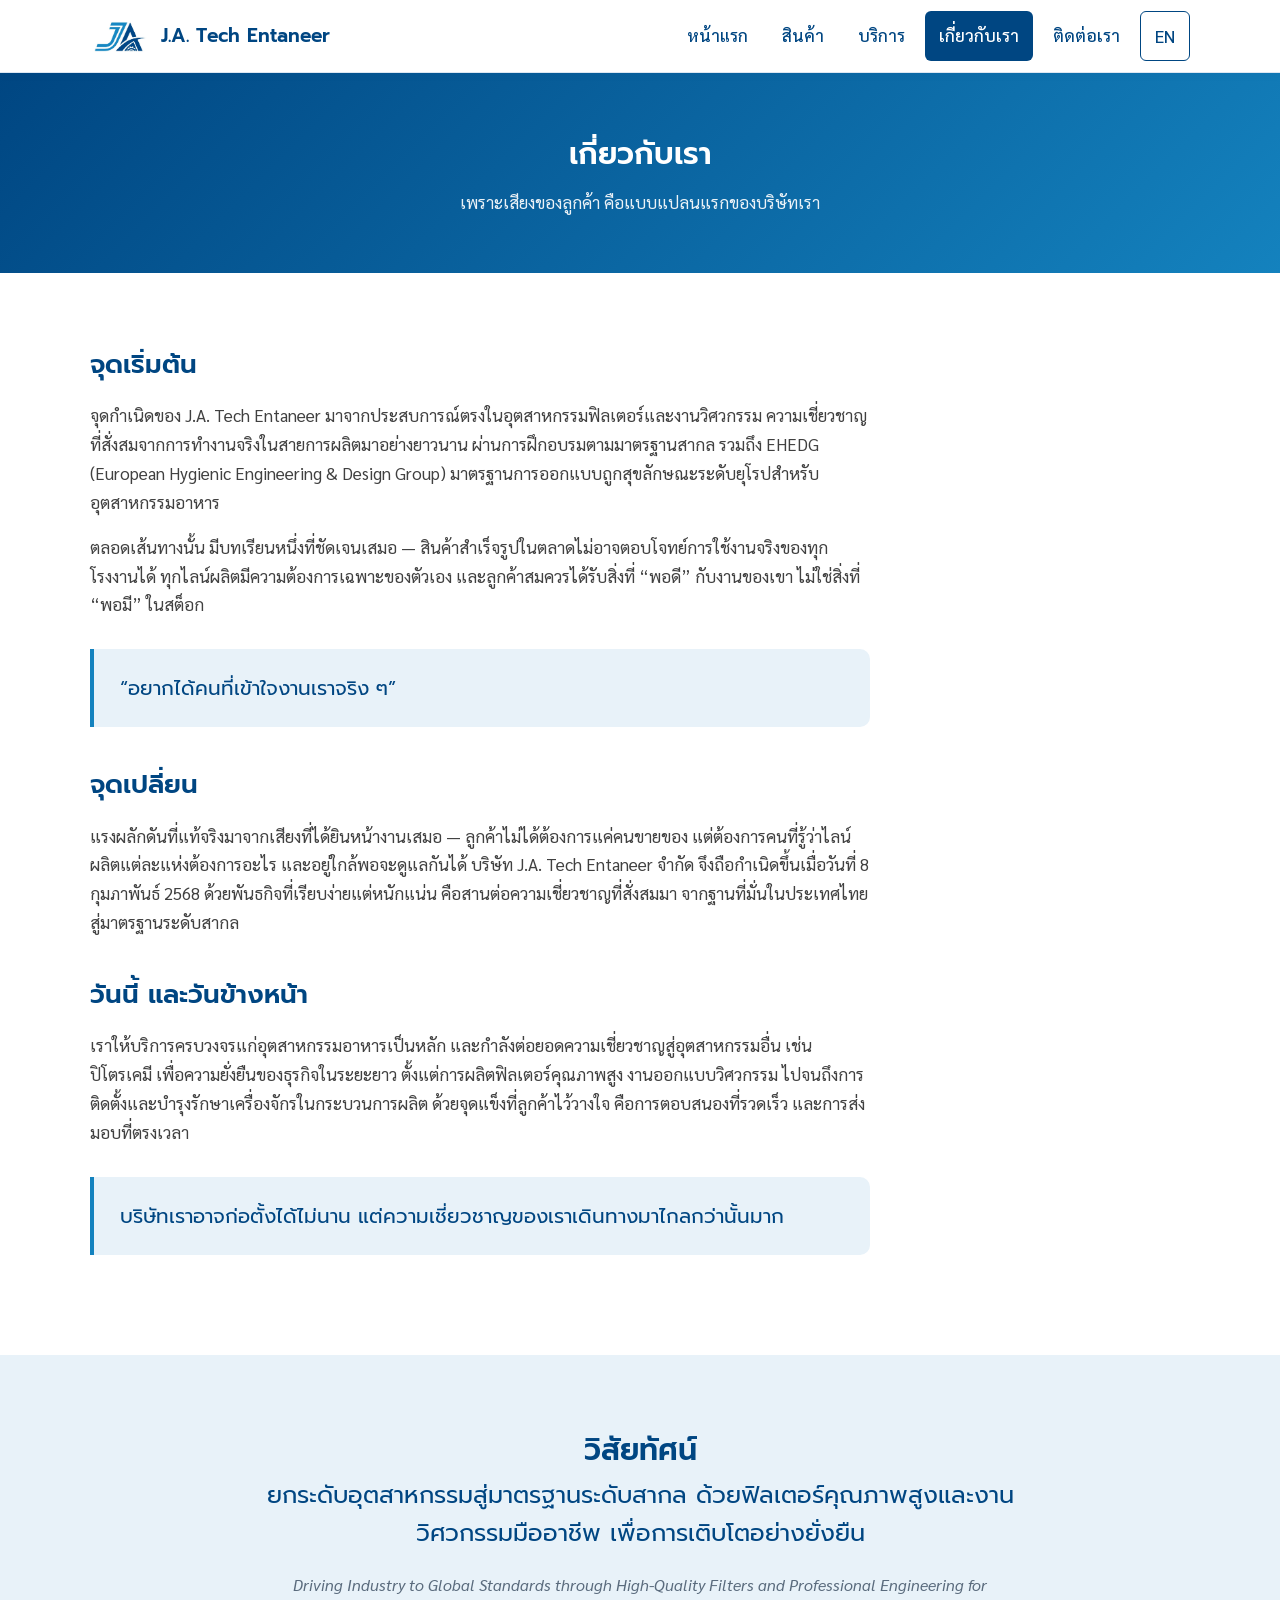
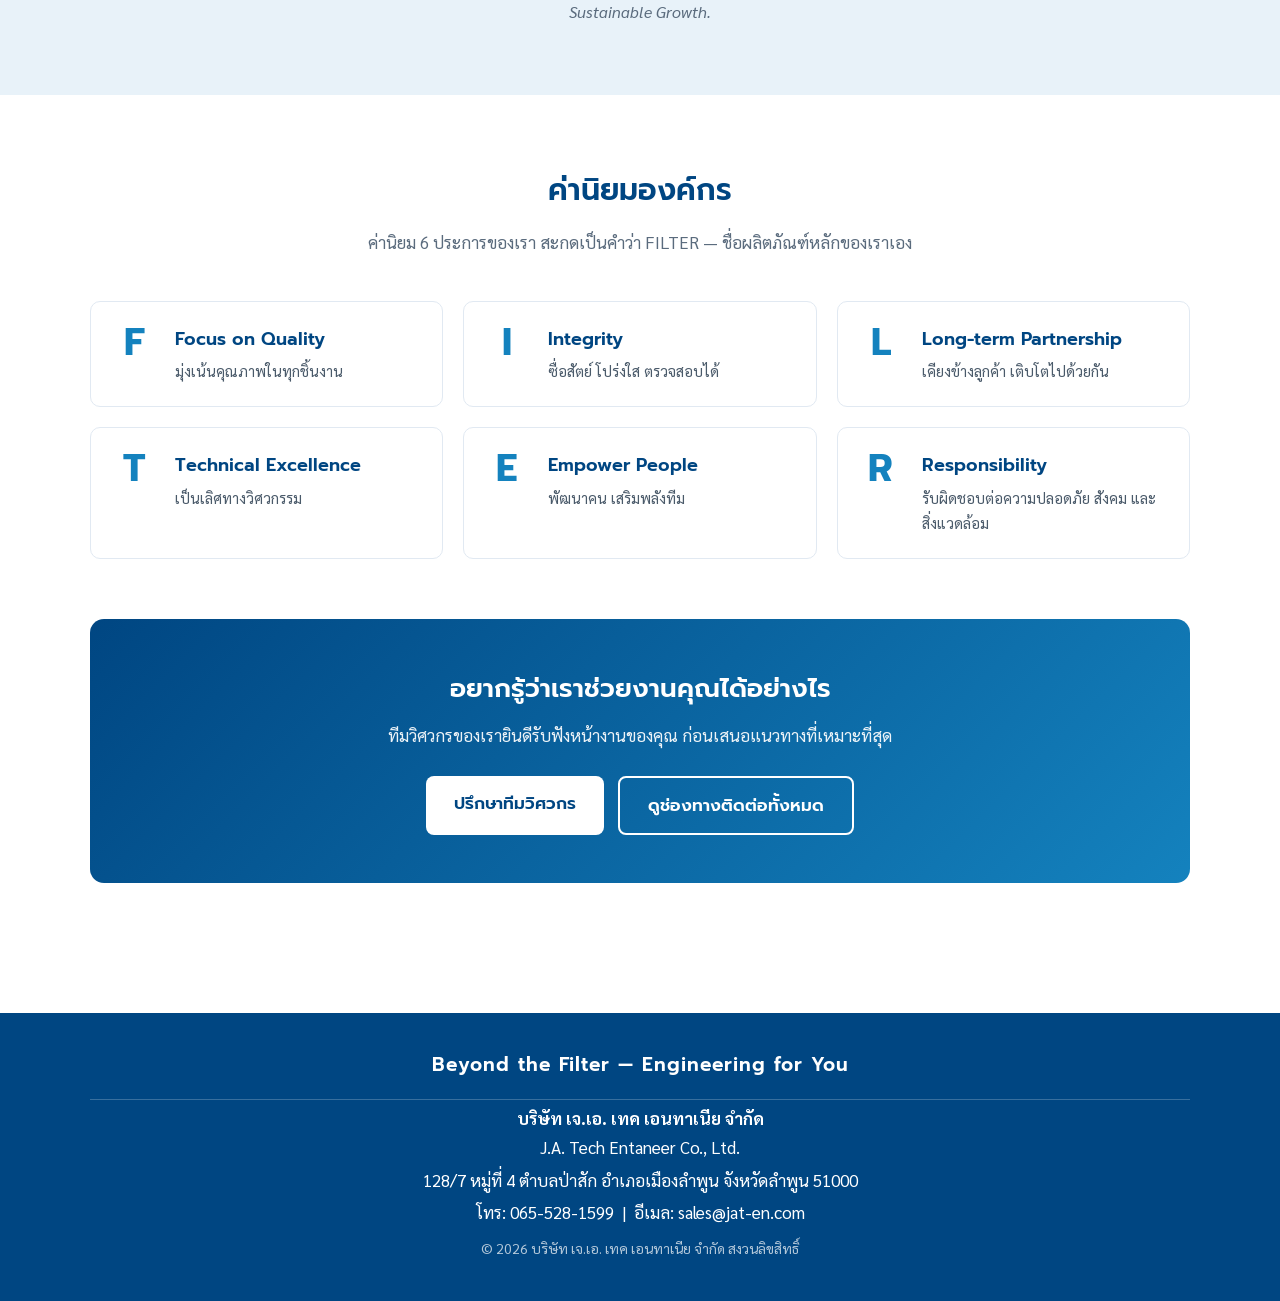
<file: pages/about.html>
<!DOCTYPE html>
<html lang="th">
<head>
  <meta charset="UTF-8">
  <meta name="viewport" content="width=device-width, initial-scale=1.0">

  <title>เกี่ยวกับเรา | J.A. Tech Entaneer</title>
  <meta name="description" content="J.A. Tech Entaneer ผู้ผลิตฟิลเตอร์และผู้ให้บริการงานวิศวกรรมครบวงจร ก่อตั้งบนรากฐานประสบการณ์ตรงในสายการผลิตและมาตรฐาน EHEDG ให้บริการอุตสาหกรรมอาหารและปิโตรเคมี">

  <link rel="preconnect" href="https://fonts.googleapis.com">
  <link rel="preconnect" href="https://fonts.gstatic.com" crossorigin>
  <link rel="stylesheet" href="https://fonts.googleapis.com/css2?family=Prompt:wght@400;600;700&family=Sarabun:wght@400;500;600&display=swap">
  <link rel="stylesheet" href="../css/style.css">
  <link rel="icon" type="image/png" href="../images/favicon.png">
  <link rel="canonical" href="https://www.jat-en.com/pages/about">
  <link rel="alternate" hreflang="th" href="https://www.jat-en.com/pages/about">
  <link rel="alternate" hreflang="en" href="https://www.jat-en.com/en/about">
  <link rel="alternate" hreflang="x-default" href="https://www.jat-en.com/pages/about">
  <!-- ภาพและข้อความพรีวิวตอนแชร์ลิงก์ใน LINE / Facebook (Open Graph) -->
  <meta property="og:type" content="website">
  <meta property="og:site_name" content="J.A. Tech Entaneer">
  <meta property="og:locale" content="th_TH">
  <meta property="og:locale:alternate" content="en_US">
  <meta property="og:title" content="เกี่ยวกับเรา | J.A. Tech Entaneer">
  <meta property="og:description" content="J.A. Tech Entaneer ผู้ผลิตฟิลเตอร์และผู้ให้บริการงานวิศวกรรมครบวงจร ก่อตั้งบนรากฐานประสบการณ์ตรงในสายการผลิตและมาตรฐาน EHEDG ให้บริการอุตสาหกรรมอาหารและปิโตรเคมี">
  <meta property="og:url" content="https://www.jat-en.com/pages/about">
  <meta property="og:image" content="https://www.jat-en.com/images/og-image.jpg">
  <meta property="og:image:width" content="1200">
  <meta property="og:image:height" content="630">
  <meta property="og:image:alt" content="J.A. Tech Entaneer ฟิลเตอร์อุตสาหกรรมและงานวิศวกรรม">
  <meta name="twitter:card" content="summary_large_image">
</head>
<body>

  <header class="site-header">
    <div class="container navbar">

      <a href="../index.html" class="brand">
        <img src="../images/logo.jpg" alt="โลโก้ J.A. Tech Entaneer" class="brand-logo">
        <span class="brand-name">J.A. Tech Entaneer</span>
      </a>

      <button class="menu-toggle" aria-label="เปิดเมนู">☰</button>

      <nav class="main-nav">
        <a href="../index.html">หน้าแรก</a>
        <a href="products.html">สินค้า</a>
        <a href="services.html">บริการ</a>
        <a href="about.html" class="active">เกี่ยวกับเรา</a>
        <a href="contact.html">ติดต่อเรา</a>
        <a href="../en/about.html" class="lang-switch">EN</a>
      </nav>

    </div>
  </header>

  <section class="page-hero">
    <div class="container">
      <h1>เกี่ยวกับเรา</h1>
      <p>เพราะเสียงของลูกค้า คือแบบแปลนแรกของบริษัทเรา</p>
    </div>
  </section>

  <!-- เรื่องราวของแบรนด์ -->
  <section class="section">
    <div class="container">

      <div class="story">
        <h2>จุดเริ่มต้น</h2>
        <p>
          จุดกำเนิดของ J.A. Tech Entaneer มาจากประสบการณ์ตรงในอุตสาหกรรมฟิลเตอร์และงานวิศวกรรม
          ความเชี่ยวชาญที่สั่งสมจากการทำงานจริงในสายการผลิตมาอย่างยาวนาน
          ผ่านการฝึกอบรมตามมาตรฐานสากล รวมถึง EHEDG (European Hygienic Engineering &amp; Design Group)
          มาตรฐานการออกแบบถูกสุขลักษณะระดับยุโรปสำหรับอุตสาหกรรมอาหาร
        </p>
        <p>
          ตลอดเส้นทางนั้น มีบทเรียนหนึ่งที่ชัดเจนเสมอ — สินค้าสำเร็จรูปในตลาดไม่อาจตอบโจทย์การใช้งานจริงของทุกโรงงานได้
          ทุกไลน์ผลิตมีความต้องการเฉพาะของตัวเอง และลูกค้าสมควรได้รับสิ่งที่ “พอดี” กับงานของเขา
          ไม่ใช่สิ่งที่ “พอมี” ในสต็อก
        </p>

        <blockquote class="pull-quote">
          “อยากได้คนที่เข้าใจงานเราจริง ๆ”
        </blockquote>

        <h2>จุดเปลี่ยน</h2>
        <p>
          แรงผลักดันที่แท้จริงมาจากเสียงที่ได้ยินหน้างานเสมอ — ลูกค้าไม่ได้ต้องการแค่คนขายของ
          แต่ต้องการคนที่รู้ว่าไลน์ผลิตแต่ละแห่งต้องการอะไร และอยู่ใกล้พอจะดูแลกันได้
          บริษัท J.A. Tech Entaneer จำกัด จึงถือกำเนิดขึ้นเมื่อวันที่ 8 กุมภาพันธ์ 2568
          ด้วยพันธกิจที่เรียบง่ายแต่หนักแน่น คือสานต่อความเชี่ยวชาญที่สั่งสมมา
          จากฐานที่มั่นในประเทศไทย สู่มาตรฐานระดับสากล
        </p>

        <h2>วันนี้ และวันข้างหน้า</h2>
        <p>
          เราให้บริการครบวงจรแก่อุตสาหกรรมอาหารเป็นหลัก และกำลังต่อยอดความเชี่ยวชาญสู่อุตสาหกรรมอื่น
          เช่น ปิโตรเคมี เพื่อความยั่งยืนของธุรกิจในระยะยาว ตั้งแต่การผลิตฟิลเตอร์คุณภาพสูง
          งานออกแบบวิศวกรรม ไปจนถึงการติดตั้งและบำรุงรักษาเครื่องจักรในกระบวนการผลิต
          ด้วยจุดแข็งที่ลูกค้าไว้วางใจ คือการตอบสนองที่รวดเร็ว และการส่งมอบที่ตรงเวลา
        </p>

        <blockquote class="pull-quote">
          บริษัทเราอาจก่อตั้งได้ไม่นาน แต่ความเชี่ยวชาญของเราเดินทางมาไกลกว่านั้นมาก
        </blockquote>
      </div>

    </div>
  </section>

  <!-- วิสัยทัศน์ -->
  <section class="section vision-section">
    <div class="container">
      <h2 class="section-title">วิสัยทัศน์</h2>
      <p class="vision-th">
        ยกระดับอุตสาหกรรมสู่มาตรฐานระดับสากล ด้วยฟิลเตอร์คุณภาพสูงและงานวิศวกรรมมืออาชีพ
        เพื่อการเติบโตอย่างยั่งยืน
      </p>
      <p class="vision-en">
        Driving Industry to Global Standards through High-Quality Filters
        and Professional Engineering for Sustainable Growth.
      </p>
    </div>
  </section>

  <!-- ค่านิยม FILTER -->
  <section class="section">
    <div class="container">

      <h2 class="section-title">ค่านิยมองค์กร</h2>
      <p class="section-subtitle">
        ค่านิยม 6 ประการของเรา สะกดเป็นคำว่า FILTER — ชื่อผลิตภัณฑ์หลักของเราเอง
      </p>

      <div class="value-list">

        <div class="value-item">
          <span class="value-letter">F</span>
          <div>
            <h3>Focus on Quality</h3>
            <p>มุ่งเน้นคุณภาพในทุกชิ้นงาน</p>
          </div>
        </div>

        <div class="value-item">
          <span class="value-letter">I</span>
          <div>
            <h3>Integrity</h3>
            <p>ซื่อสัตย์ โปร่งใส ตรวจสอบได้</p>
          </div>
        </div>

        <div class="value-item">
          <span class="value-letter">L</span>
          <div>
            <h3>Long-term Partnership</h3>
            <p>เคียงข้างลูกค้า เติบโตไปด้วยกัน</p>
          </div>
        </div>

        <div class="value-item">
          <span class="value-letter">T</span>
          <div>
            <h3>Technical Excellence</h3>
            <p>เป็นเลิศทางวิศวกรรม</p>
          </div>
        </div>

        <div class="value-item">
          <span class="value-letter">E</span>
          <div>
            <h3>Empower People</h3>
            <p>พัฒนาคน เสริมพลังทีม</p>
          </div>
        </div>

        <div class="value-item">
          <span class="value-letter">R</span>
          <div>
            <h3>Responsibility</h3>
            <p>รับผิดชอบต่อความปลอดภัย สังคม และสิ่งแวดล้อม</p>
          </div>
        </div>

      </div>

      <!-- แถบชวนติดต่อ -->
      <div class="cta-band">
        <h2>อยากรู้ว่าเราช่วยงานคุณได้อย่างไร</h2>
        <p>ทีมวิศวกรของเรายินดีรับฟังหน้างานของคุณ ก่อนเสนอแนวทางที่เหมาะที่สุด</p>
        <div class="cta-buttons">
          <a href="tel:0655281599" class="btn btn-primary">ปรึกษาทีมวิศวกร</a>
          <a href="contact.html" class="btn btn-outline">ดูช่องทางติดต่อทั้งหมด</a>
        </div>
      </div>

    </div>
  </section>

  <footer class="site-footer">
    <div class="container">

      <p class="footer-tagline">Beyond the Filter — Engineering for You</p>

      <p class="footer-name">
        <strong>บริษัท เจ.เอ. เทค เอนทาเนีย จำกัด</strong><br>
        J.A. Tech Entaneer Co., Ltd.
      </p>

      <p>128/7 หมู่ที่ 4 ตำบลป่าสัก อำเภอเมืองลำพูน จังหวัดลำพูน 51000</p>

      <p>
        โทร: <a href="tel:0655281599">065-528-1599</a>
        &nbsp;|&nbsp;
        อีเมล: <a href="mailto:sales@jat-en.com">sales@jat-en.com</a>
      </p>

      <p class="copyright">© 2026 บริษัท เจ.เอ. เทค เอนทาเนีย จำกัด สงวนลิขสิทธิ์</p>

    </div>
  </footer>

  <script src="../js/main.js"></script>
</body>
</html>
</file>
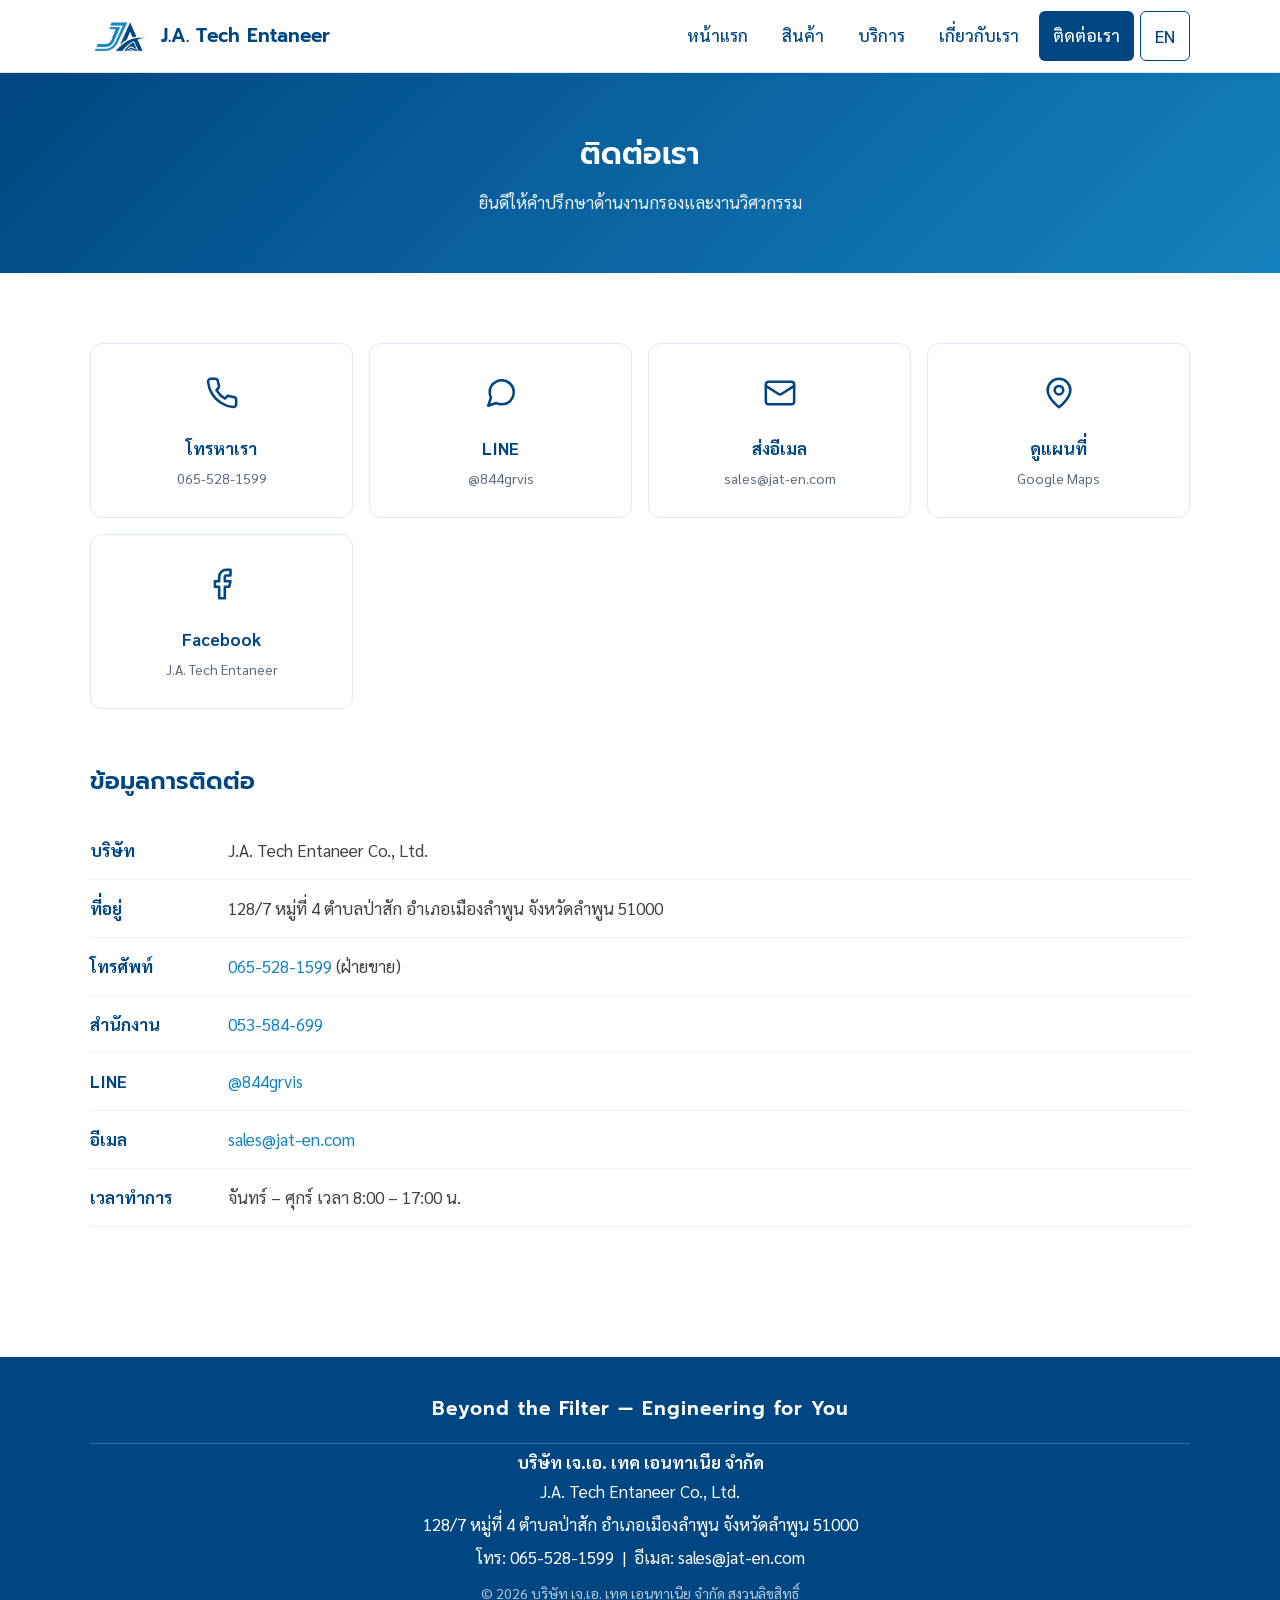
<file: pages/contact.html>
<!DOCTYPE html>
<html lang="th">
<head>
  <meta charset="UTF-8">
  <meta name="viewport" content="width=device-width, initial-scale=1.0">

  <title>ติดต่อเรา | J.A. Tech Entaneer</title>
  <meta name="description" content="ติดต่อ J.A. Tech Entaneer จำกัด จ.ลำพูน โทร 065-528-1599 อีเมล sales@jat-en.com สอบถามและขอใบเสนอราคาฟิลเตอร์อุตสาหกรรมและงานวิศวกรรม">

  <link rel="preconnect" href="https://fonts.googleapis.com">
  <link rel="preconnect" href="https://fonts.gstatic.com" crossorigin>
  <link rel="stylesheet" href="https://fonts.googleapis.com/css2?family=Prompt:wght@400;600;700&family=Sarabun:wght@400;500;600&display=swap">
  <link rel="stylesheet" href="../css/style.css">
  <link rel="icon" type="image/png" href="../images/favicon.png">
  <link rel="canonical" href="https://www.jat-en.com/pages/contact">
  <link rel="alternate" hreflang="th" href="https://www.jat-en.com/pages/contact">
  <link rel="alternate" hreflang="en" href="https://www.jat-en.com/en/contact">
  <link rel="alternate" hreflang="x-default" href="https://www.jat-en.com/pages/contact">
  <!-- ภาพและข้อความพรีวิวตอนแชร์ลิงก์ใน LINE / Facebook (Open Graph) -->
  <meta property="og:type" content="website">
  <meta property="og:site_name" content="J.A. Tech Entaneer">
  <meta property="og:locale" content="th_TH">
  <meta property="og:locale:alternate" content="en_US">
  <meta property="og:title" content="ติดต่อเรา | J.A. Tech Entaneer">
  <meta property="og:description" content="ติดต่อ J.A. Tech Entaneer จำกัด จ.ลำพูน โทร 065-528-1599 อีเมล sales@jat-en.com สอบถามและขอใบเสนอราคาฟิลเตอร์อุตสาหกรรมและงานวิศวกรรม">
  <meta property="og:url" content="https://www.jat-en.com/pages/contact">
  <meta property="og:image" content="https://www.jat-en.com/images/og-image.jpg">
  <meta property="og:image:width" content="1200">
  <meta property="og:image:height" content="630">
  <meta property="og:image:alt" content="J.A. Tech Entaneer ฟิลเตอร์อุตสาหกรรมและงานวิศวกรรม">
  <meta name="twitter:card" content="summary_large_image">
</head>
<body>

  <header class="site-header">
    <div class="container navbar">

      <a href="../index.html" class="brand">
        <img src="../images/logo.jpg" alt="โลโก้ J.A. Tech Entaneer" class="brand-logo">
        <span class="brand-name">J.A. Tech Entaneer</span>
      </a>

      <button class="menu-toggle" aria-label="เปิดเมนู">☰</button>

      <nav class="main-nav">
        <a href="../index.html">หน้าแรก</a>
        <a href="products.html">สินค้า</a>
        <a href="services.html">บริการ</a>
        <a href="about.html">เกี่ยวกับเรา</a>
        <a href="contact.html" class="active">ติดต่อเรา</a>
        <a href="../en/contact.html" class="lang-switch">EN</a>
      </nav>

    </div>
  </header>

  <section class="page-hero">
    <div class="container">
      <h1>ติดต่อเรา</h1>
      <p>ยินดีให้คำปรึกษาด้านงานกรองและงานวิศวกรรม</p>
    </div>
  </section>

  <section class="section">
    <div class="container">

      <!-- ปุ่มติดต่อด่วน 4 ปุ่ม -->
      <div class="contact-actions">

        <a href="tel:0655281599" class="contact-btn">
          <span class="contact-btn-icon">
            <svg viewBox="0 0 24 24" fill="none" stroke="currentColor" stroke-width="1.8" stroke-linecap="round" stroke-linejoin="round"><path d="M22 16.92v3a2 2 0 0 1-2.18 2 19.79 19.79 0 0 1-8.63-3.07 19.5 19.5 0 0 1-6-6 19.79 19.79 0 0 1-3.07-8.67A2 2 0 0 1 4.11 2h3a2 2 0 0 1 2 1.72 12.84 12.84 0 0 0 .7 2.81 2 2 0 0 1-.45 2.11L8.09 9.91a16 16 0 0 0 6 6l1.27-1.27a2 2 0 0 1 2.11-.45 12.84 12.84 0 0 0 2.81.7A2 2 0 0 1 22 16.92z"/></svg>
          </span>
          <span class="contact-btn-label">โทรหาเรา</span>
          <span class="contact-btn-value">065-528-1599</span>
        </a>
        
        <a href="https://line.me/R/ti/p/@844grvis" target="_blank" rel="noopener" class="contact-btn">
          <span class="contact-btn-icon">
            <svg viewBox="0 0 24 24" fill="none" stroke="currentColor" stroke-width="1.8" stroke-linecap="round" stroke-linejoin="round"><path d="M21 11.5a8.38 8.38 0 0 1-.9 3.8 8.5 8.5 0 0 1-7.6 4.7 8.38 8.38 0 0 1-3.8-.9L3 21l1.9-5.7a8.38 8.38 0 0 1-.9-3.8 8.5 8.5 0 0 1 4.7-7.6 8.38 8.38 0 0 1 3.8-.9h.5a8.48 8.48 0 0 1 8 8v.5z"/></svg>
          </span>
          <span class="contact-btn-label">LINE</span>
          <span class="contact-btn-value">@844grvis</span>
        </a>

        <a href="mailto:sales@jat-en.com" class="contact-btn">
          <span class="contact-btn-icon">
            <svg viewBox="0 0 24 24" fill="none" stroke="currentColor" stroke-width="1.8" stroke-linecap="round" stroke-linejoin="round"><rect width="20" height="16" x="2" y="4" rx="2"/><path d="m22 7-8.97 5.7a1.94 1.94 0 0 1-2.06 0L2 7"/></svg>
          </span>
          <span class="contact-btn-label">ส่งอีเมล</span>
          <span class="contact-btn-value">sales@jat-en.com</span>
        </a>

        <a href="https://maps.app.goo.gl/QAvPvqw9hiEGKjkTA" target="_blank" rel="noopener" class="contact-btn">
          <span class="contact-btn-icon">
            <svg viewBox="0 0 24 24" fill="none" stroke="currentColor" stroke-width="1.8" stroke-linecap="round" stroke-linejoin="round"><path d="M20 10c0 6-8 12-8 12s-8-6-8-12a8 8 0 0 1 16 0"/><circle cx="12" cy="10" r="3"/></svg>
          </span>
          <span class="contact-btn-label">ดูแผนที่</span>
          <span class="contact-btn-value">Google Maps</span>
        </a>

        <a href="https://www.facebook.com/profile.php?id=61591400297939" target="_blank" rel="noopener" class="contact-btn">
          <span class="contact-btn-icon">
            <svg viewBox="0 0 24 24" fill="none" stroke="currentColor" stroke-width="1.8" stroke-linecap="round" stroke-linejoin="round"><path d="M18 2h-3a5 5 0 0 0-5 5v3H7v4h3v8h4v-8h3l1-4h-4V7a1 1 0 0 1 1-1h3z"/></svg>
          </span>
          <span class="contact-btn-label">Facebook</span>
          <span class="contact-btn-value">J.A. Tech Entaneer</span>
        </a>

      </div>

      <!-- ข้อมูลบริษัทแบบละเอียด -->
      <div class="contact-info">

        <h2>ข้อมูลการติดต่อ</h2>

        <ul class="info-list">
          <li>
            <strong>บริษัท</strong>
            <span>J.A. Tech Entaneer Co., Ltd.</span>
          </li>
          <li>
            <strong>ที่อยู่</strong>
            <span>128/7 หมู่ที่ 4 ตำบลป่าสัก อำเภอเมืองลำพูน จังหวัดลำพูน 51000</span>
          </li>
          <li>
            <strong>โทรศัพท์</strong>
            <span><a href="tel:0655281599">065-528-1599</a> (ฝ่ายขาย)</span>
          </li>
          <li>
            <strong>สำนักงาน</strong>
            <span><a href="tel:053584699">053-584-699</a></span>
          </li>
          <li>
            <strong>LINE</strong>
            <span><a href="https://line.me/R/ti/p/@844grvis" target="_blank" rel="noopener">@844grvis</a></span>
          </li>
          <li>
            <strong>อีเมล</strong>
            <span><a href="mailto:sales@jat-en.com">sales@jat-en.com</a></span>
          </li>
          <li>
            <strong>เวลาทำการ</strong>
            <span>จันทร์ – ศุกร์ เวลา 8:00 – 17:00 น.</span>
          </li>
        </ul>

      </div>

    </div>
  </section>

  <footer class="site-footer">
    <div class="container">

      <p class="footer-tagline">Beyond the Filter — Engineering for You</p>

      <p class="footer-name">
        <strong>บริษัท เจ.เอ. เทค เอนทาเนีย จำกัด</strong><br>
        J.A. Tech Entaneer Co., Ltd.
      </p>

      <p>128/7 หมู่ที่ 4 ตำบลป่าสัก อำเภอเมืองลำพูน จังหวัดลำพูน 51000</p>

      <p>
        โทร: <a href="tel:0655281599">065-528-1599</a>
        &nbsp;|&nbsp;
        อีเมล: <a href="mailto:sales@jat-en.com">sales@jat-en.com</a>
      </p>

      <p class="copyright">© 2026 บริษัท เจ.เอ. เทค เอนทาเนีย จำกัด สงวนลิขสิทธิ์</p>

    </div>
  </footer>

  <script src="../js/main.js"></script>
</body>
</html>
</file>
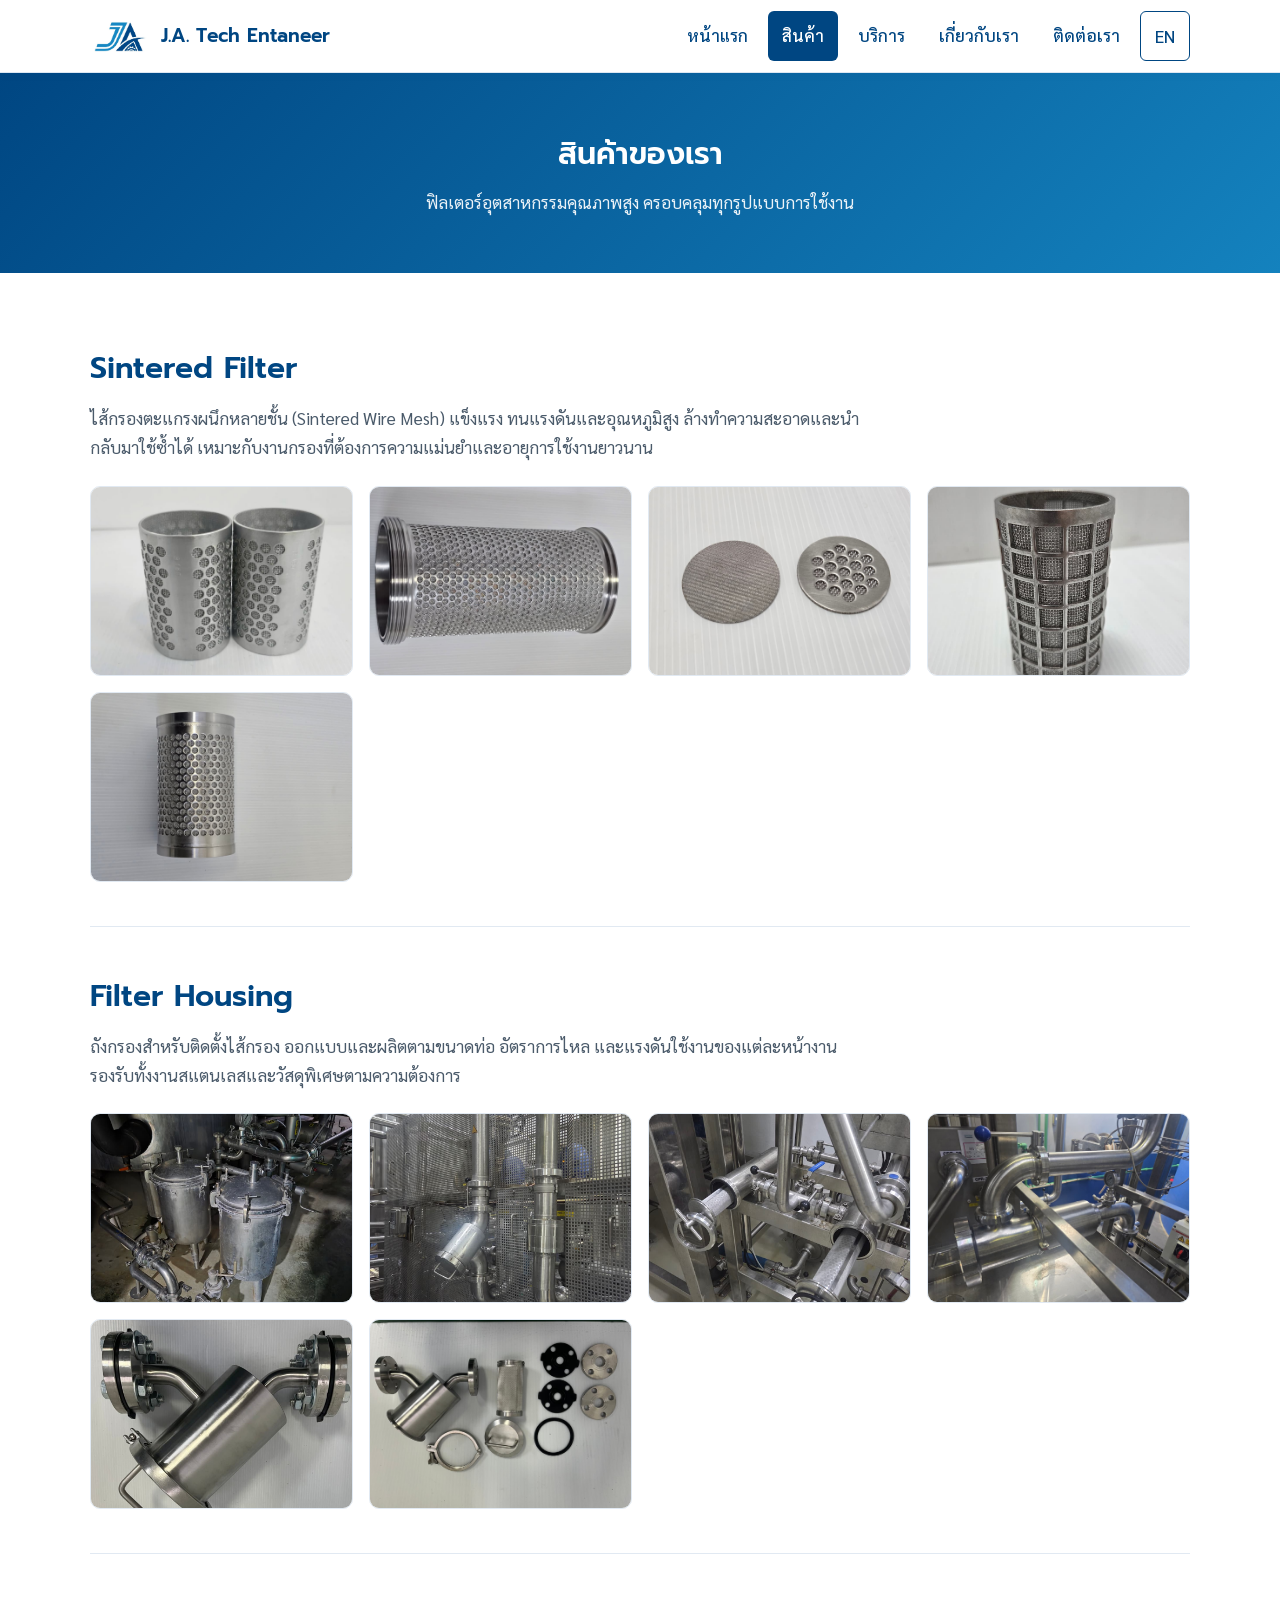
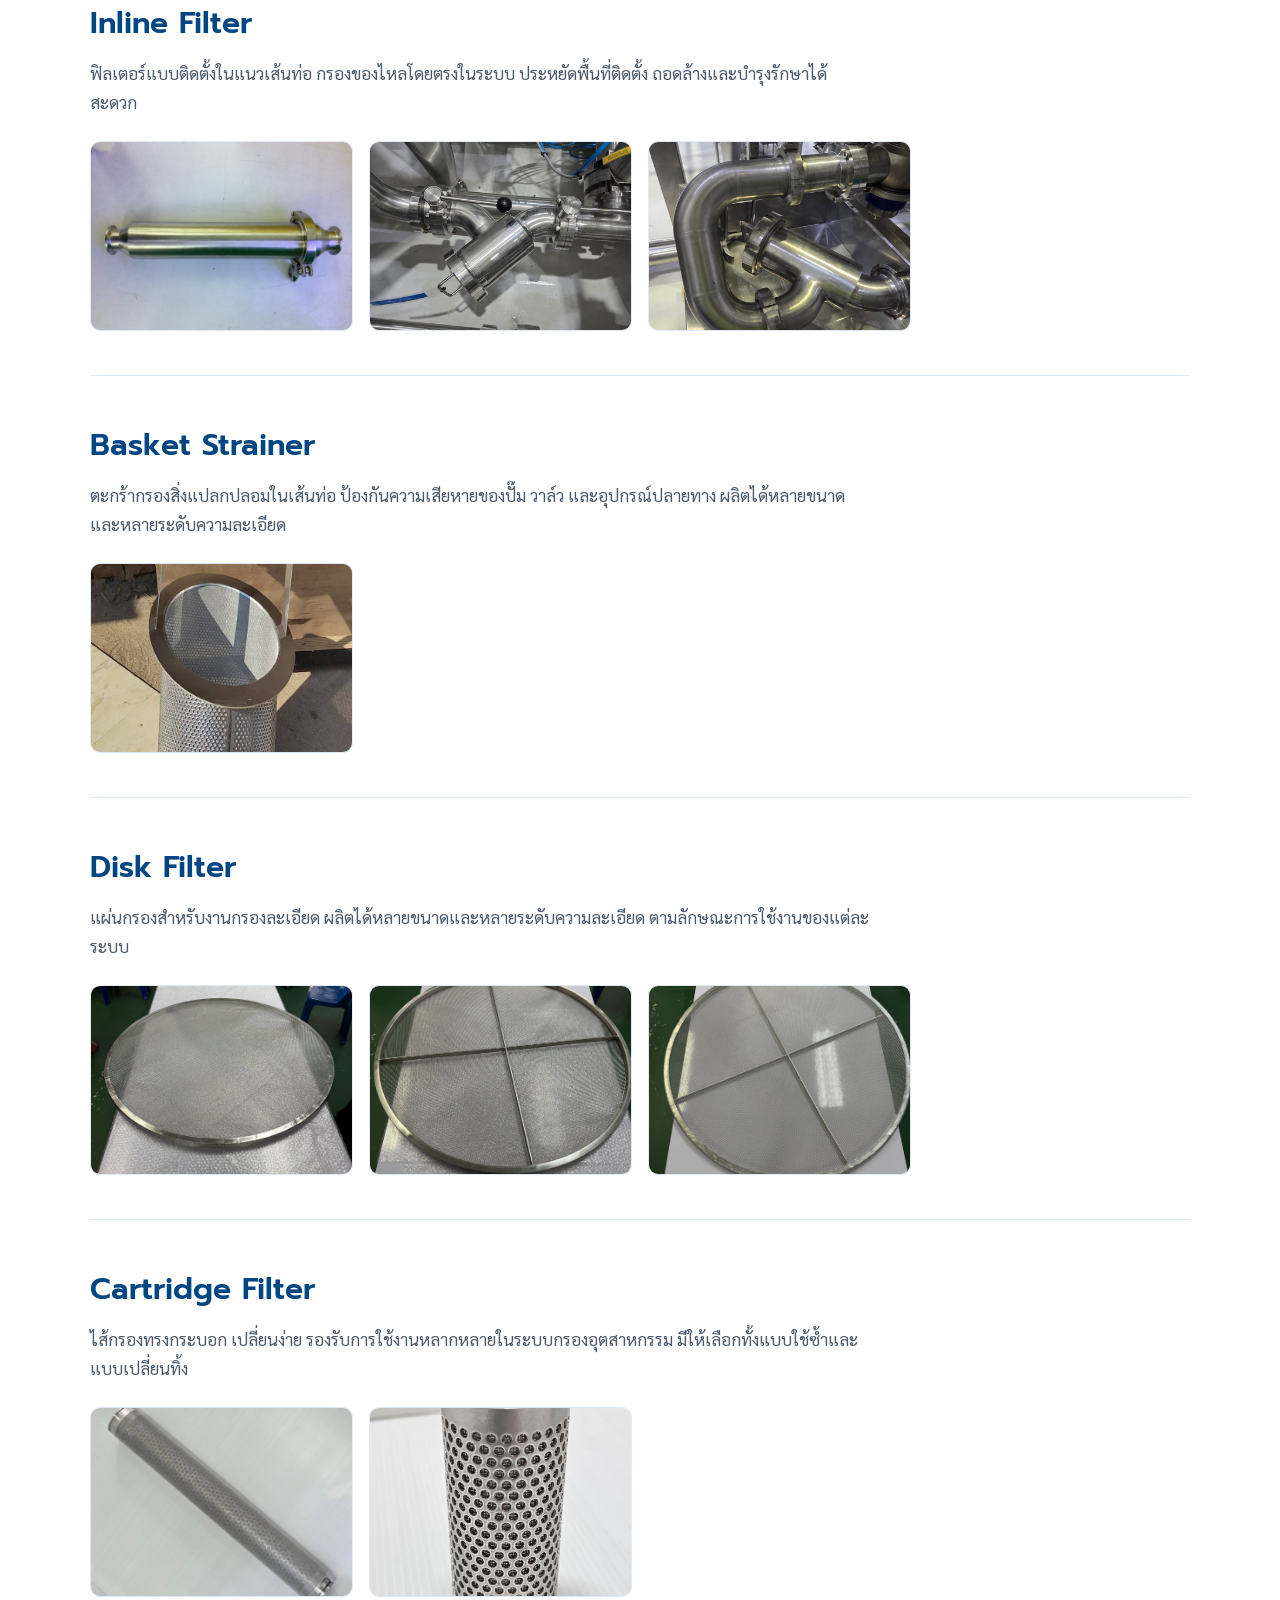
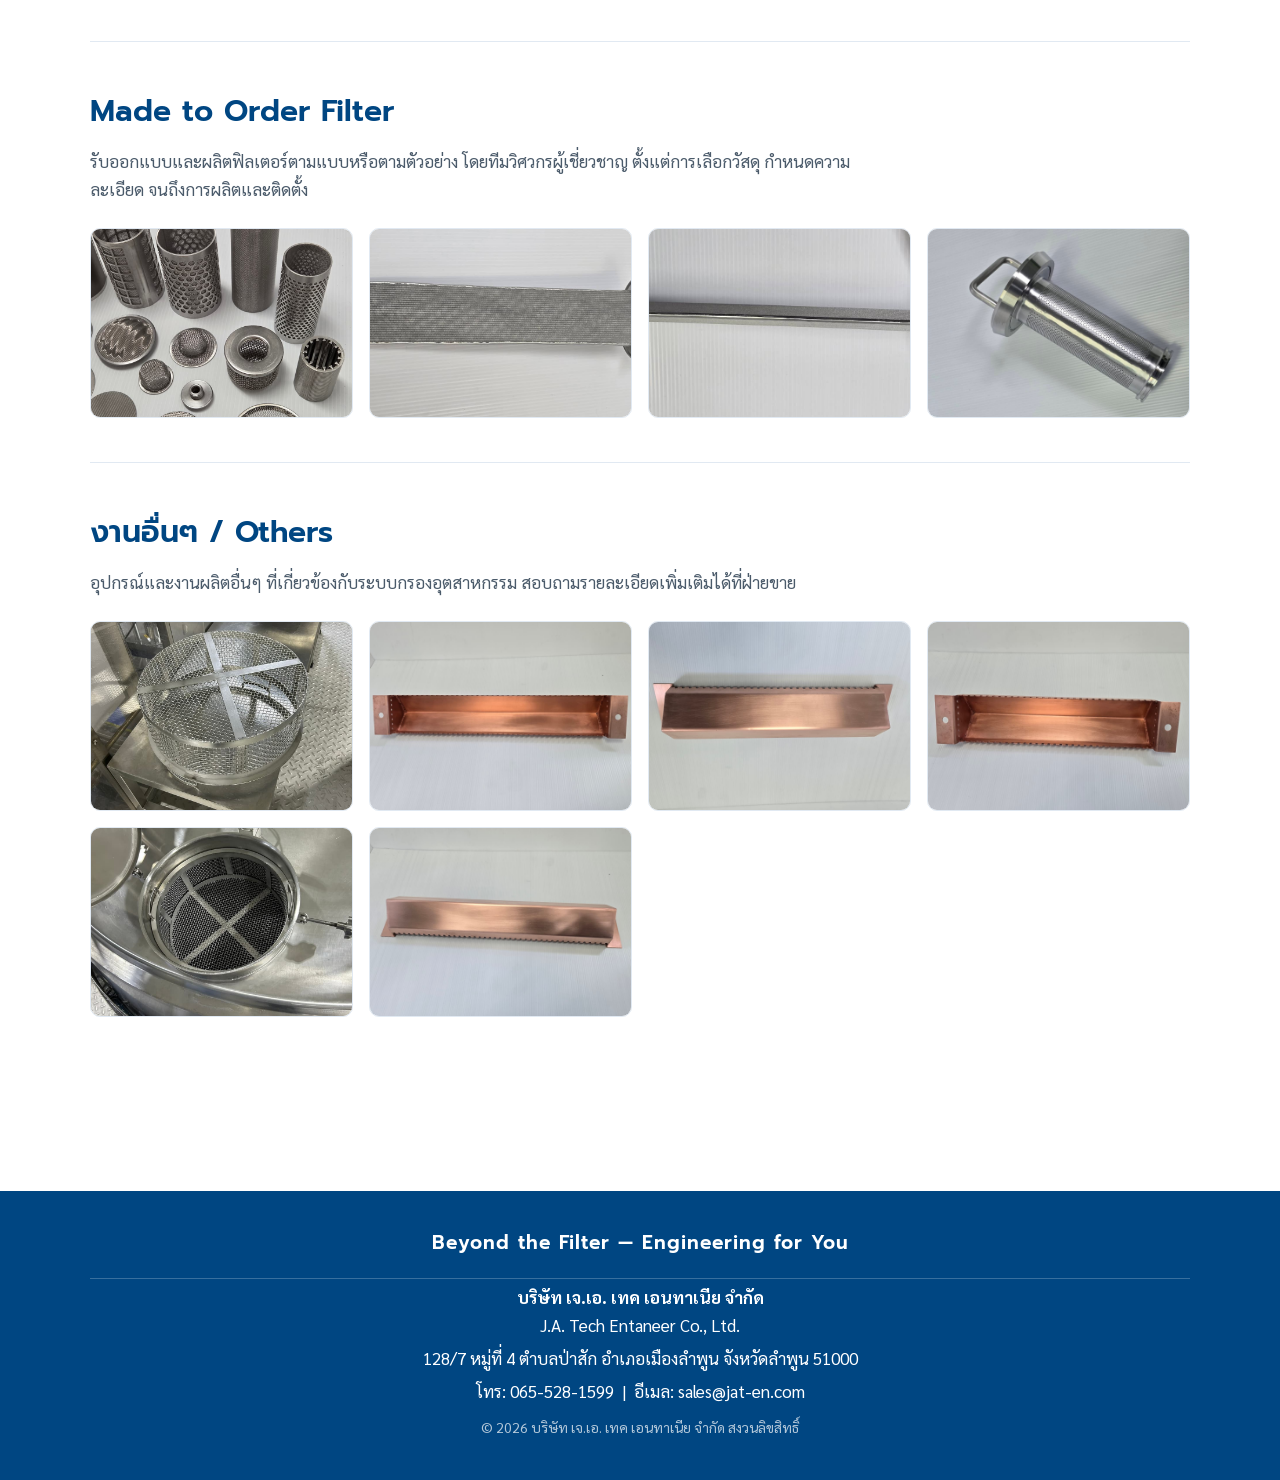
<file: pages/products.html>
<!DOCTYPE html>
<html lang="th">
<head>
  <meta charset="UTF-8">
  <meta name="viewport" content="width=device-width, initial-scale=1.0">

  <title>สินค้า | J.A. Tech Entaneer</title>
  <meta name="description" content="สินค้าฟิลเตอร์อุตสาหกรรม Sintered Filter, Filter Housing, Inline Filter, Basket Strainer, Disk Filter, Cartridge Filter และงานสั่งผลิตพิเศษ โดย J.A. Tech Entaneer">

  <!-- ../ = ถอยออกจากโฟลเดอร์ pages ก่อน แล้วเข้า css -->
  <link rel="preconnect" href="https://fonts.googleapis.com">
  <link rel="preconnect" href="https://fonts.gstatic.com" crossorigin>
  <link rel="stylesheet" href="https://fonts.googleapis.com/css2?family=Prompt:wght@400;600;700&family=Sarabun:wght@400;500;600&display=swap">
  <link rel="stylesheet" href="../css/style.css">
  <link rel="icon" type="image/png" href="../images/favicon.png">
  <link rel="canonical" href="https://www.jat-en.com/pages/products">
  <link rel="alternate" hreflang="th" href="https://www.jat-en.com/pages/products">
  <link rel="alternate" hreflang="en" href="https://www.jat-en.com/en/products">
  <link rel="alternate" hreflang="x-default" href="https://www.jat-en.com/pages/products">
  <!-- ภาพและข้อความพรีวิวตอนแชร์ลิงก์ใน LINE / Facebook (Open Graph) -->
  <meta property="og:type" content="website">
  <meta property="og:site_name" content="J.A. Tech Entaneer">
  <meta property="og:locale" content="th_TH">
  <meta property="og:locale:alternate" content="en_US">
  <meta property="og:title" content="สินค้า | J.A. Tech Entaneer">
  <meta property="og:description" content="สินค้าฟิลเตอร์อุตสาหกรรม Sintered Filter, Filter Housing, Inline Filter, Basket Strainer, Disk Filter, Cartridge Filter และงานสั่งผลิตพิเศษ โดย J.A. Tech Entaneer">
  <meta property="og:url" content="https://www.jat-en.com/pages/products">
  <meta property="og:image" content="https://www.jat-en.com/images/og-image.jpg">
  <meta property="og:image:width" content="1200">
  <meta property="og:image:height" content="630">
  <meta property="og:image:alt" content="J.A. Tech Entaneer ฟิลเตอร์อุตสาหกรรมและงานวิศวกรรม">
  <meta name="twitter:card" content="summary_large_image">
</head>
<body>

  <!-- ส่วนหัว : เหมือนหน้าแรก แต่เส้นทางไฟล์ต่างกัน -->
  <header class="site-header">
    <div class="container navbar">

      <a href="../index.html" class="brand">
        <img src="../images/logo.jpg" alt="โลโก้ J.A. Tech Entaneer" class="brand-logo">
        <span class="brand-name">J.A. Tech Entaneer</span>
      </a>

      <button class="menu-toggle" aria-label="เปิดเมนู">☰</button>

      <nav class="main-nav">
        <a href="../index.html">หน้าแรก</a>
        <a href="products.html" class="active">สินค้า</a>
        <a href="services.html">บริการ</a>
        <a href="about.html">เกี่ยวกับเรา</a>
        <a href="contact.html">ติดต่อเรา</a>
        <a href="../en/products.html" class="lang-switch">EN</a>
      </nav>

    </div>
  </header>

  <!-- แถบหัวเรื่องประจำหน้า -->
  <section class="page-hero">
    <div class="container">
      <h1>สินค้าของเรา</h1>
      <p>ฟิลเตอร์อุตสาหกรรมคุณภาพสูง ครอบคลุมทุกรูปแบบการใช้งาน</p>
    </div>
  </section>

  <!-- เนื้อหาสินค้า : จะใส่ในขั้นถัดไป -->
  <section class="section">
    <div class="container">

      <div class="product-block">
        <h2>Sintered Filter</h2>
        <p>ไส้กรองตะแกรงผนึกหลายชั้น (Sintered Wire Mesh) แข็งแรง ทนแรงดันและอุณหภูมิสูง ล้างทำความสะอาดและนำกลับมาใช้ซ้ำได้ เหมาะกับงานกรองที่ต้องการความแม่นยำและอายุการใช้งานยาวนาน</p>
        <div class="gallery">
          <img loading="lazy" src="../images/sintered-filter-1.jpg" alt="Sintered Filter ไส้กรองตะแกรงผนึก แบบที่ 1">
          <img loading="lazy" src="../images/sintered-filter-2.jpg" alt="Sintered Filter ไส้กรองตะแกรงผนึก แบบที่ 2">
          <img loading="lazy" src="../images/sintered-filter-3.jpg" alt="Sintered Filter ไส้กรองตะแกรงผนึก แบบที่ 3">
          <img loading="lazy" src="../images/sintered-filter-4.jpg" alt="Sintered Filter ไส้กรองตะแกรงผนึก แบบที่ 4">
          <img loading="lazy" src="../images/sintered-filter-5.jpg" alt="Sintered Filter ไส้กรองตะแกรงผนึก แบบที่ 5">
        </div>
      </div>

      <div class="product-block">
        <h2>Filter Housing</h2>
        <p>ถังกรองสำหรับติดตั้งไส้กรอง ออกแบบและผลิตตามขนาดท่อ อัตราการไหล และแรงดันใช้งานของแต่ละหน้างาน รองรับทั้งงานสแตนเลสและวัสดุพิเศษตามความต้องการ</p>
        <div class="gallery">
          <img loading="lazy" src="../images/filter-housing-1.jpg" alt="Filter Housing ถังกรอง แบบที่ 1">
          <img loading="lazy" src="../images/filter-housing-2.jpg" alt="Filter Housing ถังกรอง แบบที่ 2">
          <img loading="lazy" src="../images/filter-housing-3.jpg" alt="Filter Housing ถังกรอง แบบที่ 3">
          <img loading="lazy" src="../images/filter-housing-4.jpg" alt="Filter Housing ถังกรอง แบบที่ 4">
          <img loading="lazy" src="../images/filter-housing-5.jpg" alt="Filter Housing ถังกรอง แบบที่ 5">
          <img loading="lazy" src="../images/filter-housing-6.jpg" alt="Filter Housing ถังกรอง แบบที่ 6">
        </div>
      </div>

      <div class="product-block">
        <h2>Inline Filter</h2>
        <p>ฟิลเตอร์แบบติดตั้งในแนวเส้นท่อ กรองของไหลโดยตรงในระบบ ประหยัดพื้นที่ติดตั้ง ถอดล้างและบำรุงรักษาได้สะดวก</p>
        <div class="gallery">
          <img loading="lazy" src="../images/inline-filter-1.jpg" alt="Inline Filter ฟิลเตอร์ในเส้นท่อ แบบที่ 1">
          <img loading="lazy" src="../images/inline-filter-2.jpg" alt="Inline Filter ฟิลเตอร์ในเส้นท่อ แบบที่ 2">
          <img loading="lazy" src="../images/inline-filter-3.jpg" alt="Inline Filter ฟิลเตอร์ในเส้นท่อ แบบที่ 3">
        </div>
      </div>

      <div class="product-block">
        <h2>Basket Strainer</h2>
        <p>ตะกร้ากรองสิ่งแปลกปลอมในเส้นท่อ ป้องกันความเสียหายของปั๊ม วาล์ว และอุปกรณ์ปลายทาง ผลิตได้หลายขนาดและหลายระดับความละเอียด</p>
        <div class="gallery">
          <img loading="lazy" src="../images/basket-strainer-1.jpg" alt="Basket Strainer ตะกร้ากรองในเส้นท่อ">
        </div>
      </div>

      <div class="product-block">
        <h2>Disk Filter</h2>
        <p>แผ่นกรองสำหรับงานกรองละเอียด ผลิตได้หลายขนาดและหลายระดับความละเอียด ตามลักษณะการใช้งานของแต่ละระบบ</p>
        <div class="gallery">
          <img loading="lazy" src="../images/disk-filter-1.jpg" alt="Disk Filter แผ่นกรอง แบบที่ 1">
          <img loading="lazy" src="../images/disk-filter-2.jpg" alt="Disk Filter แผ่นกรอง แบบที่ 2">
          <img loading="lazy" src="../images/disk-filter-3.jpg" alt="Disk Filter แผ่นกรอง แบบที่ 3">
        </div>
      </div>

      <div class="product-block">
        <h2>Cartridge Filter</h2>
        <p>ไส้กรองทรงกระบอก เปลี่ยนง่าย รองรับการใช้งานหลากหลายในระบบกรองอุตสาหกรรม มีให้เลือกทั้งแบบใช้ซ้ำและแบบเปลี่ยนทิ้ง</p>
        <div class="gallery">
          <img loading="lazy" src="../images/cartridge-filter-1.jpg" alt="Cartridge Filter ไส้กรองทรงกระบอก แบบที่ 1">
          <img loading="lazy" src="../images/cartridge-filter-2.jpg" alt="Cartridge Filter ไส้กรองทรงกระบอก แบบที่ 2">
        </div>
      </div>

      <div class="product-block">
        <h2>Made to Order Filter</h2>
        <p>รับออกแบบและผลิตฟิลเตอร์ตามแบบหรือตามตัวอย่าง โดยทีมวิศวกรผู้เชี่ยวชาญ ตั้งแต่การเลือกวัสดุ กำหนดความละเอียด จนถึงการผลิตและติดตั้ง</p>
        <div class="gallery">
          <img loading="lazy" src="../images/made-to-order-1.jpg" alt="งานสั่งผลิตฟิลเตอร์ตามแบบ ชิ้นงานที่ 1">
          <img loading="lazy" src="../images/made-to-order-2.jpg" alt="งานสั่งผลิตฟิลเตอร์ตามแบบ ชิ้นงานที่ 2">
          <img loading="lazy" src="../images/made-to-order-3.jpg" alt="งานสั่งผลิตฟิลเตอร์ตามแบบ ชิ้นงานที่ 3">
          <img loading="lazy" src="../images/made-to-order-4.jpg" alt="งานสั่งผลิตฟิลเตอร์ตามแบบ ชิ้นงานที่ 4">
        </div>
      </div>

      <div class="product-block">
        <h2>งานอื่นๆ / Others</h2>
        <p>อุปกรณ์และงานผลิตอื่นๆ ที่เกี่ยวข้องกับระบบกรองอุตสาหกรรม สอบถามรายละเอียดเพิ่มเติมได้ที่ฝ่ายขาย</p>
        <div class="gallery">
          <img loading="lazy" src="../images/others-1.jpg" alt="งานผลิตอื่นๆ ชิ้นงานที่ 1">
          <img loading="lazy" src="../images/others-2.jpg" alt="งานผลิตอื่นๆ ชิ้นงานที่ 2">
          <img loading="lazy" src="../images/others-3.jpg" alt="งานผลิตอื่นๆ ชิ้นงานที่ 3">
          <img loading="lazy" src="../images/others-4.jpg" alt="งานผลิตอื่นๆ ชิ้นงานที่ 4">
          <img loading="lazy" src="../images/others-5.jpg" alt="งานผลิตอื่นๆ ชิ้นงานที่ 5">
          <img loading="lazy" src="../images/others-6.jpg" alt="งานผลิตอื่นๆ ชิ้นงานที่ 6">
        </div>
      </div>

    </div>
  </section>

  <footer class="site-footer">
    <div class="container">

      <p class="footer-tagline">Beyond the Filter — Engineering for You</p>

      <p class="footer-name">
        <strong>บริษัท เจ.เอ. เทค เอนทาเนีย จำกัด</strong><br>
        J.A. Tech Entaneer Co., Ltd.
      </p>

      <p>128/7 หมู่ที่ 4 ตำบลป่าสัก อำเภอเมืองลำพูน จังหวัดลำพูน 51000</p>

      <p>
        โทร: <a href="tel:0655281599">065-528-1599</a>
        &nbsp;|&nbsp;
        อีเมล: <a href="mailto:sales@jat-en.com">sales@jat-en.com</a>
      </p>

      <p class="copyright">© 2026 บริษัท เจ.เอ. เทค เอนทาเนีย จำกัด สงวนลิขสิทธิ์</p>

    </div>
  </footer>

  <script src="../js/main.js"></script>
</body>
</html>
</file>
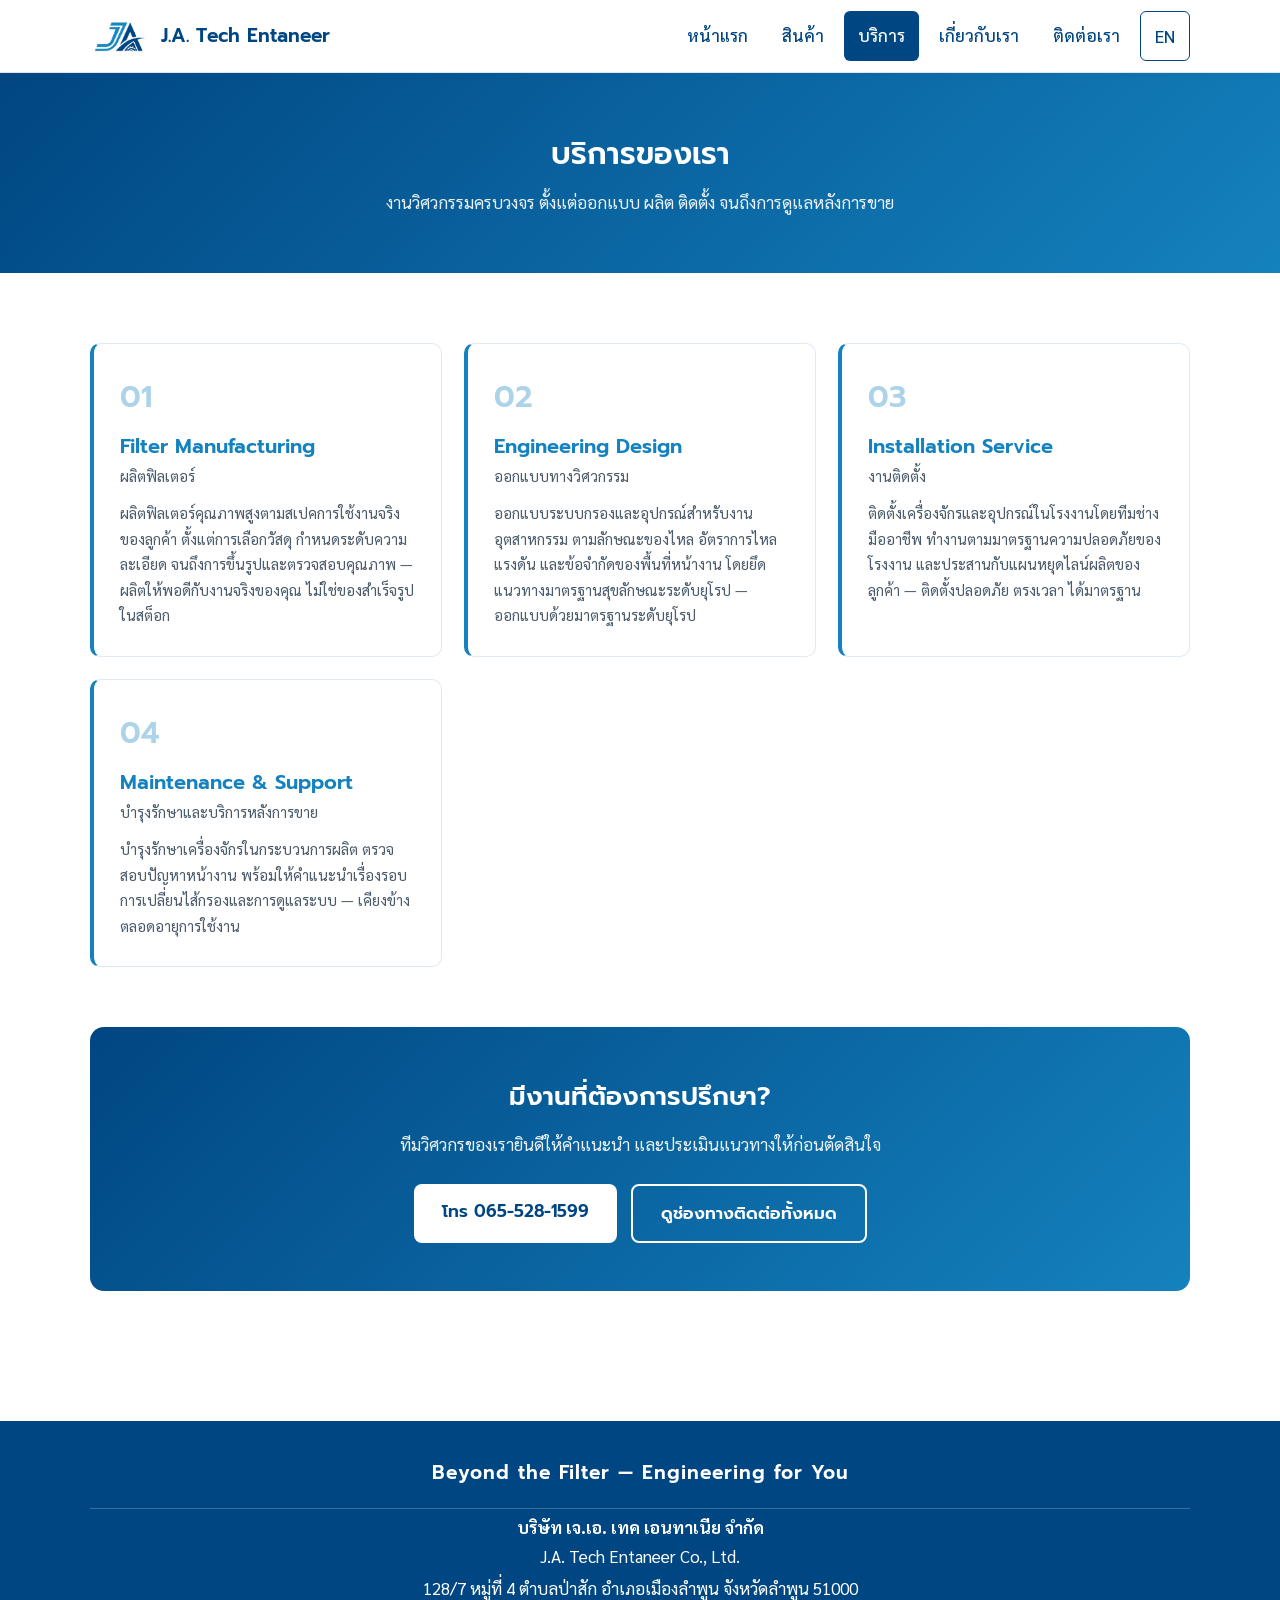
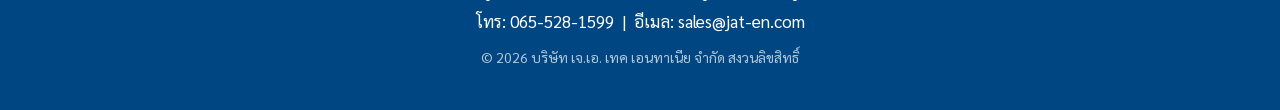
<file: pages/services.html>
<!DOCTYPE html>
<html lang="th">
<head>
  <meta charset="UTF-8">
  <meta name="viewport" content="width=device-width, initial-scale=1.0">

  <title>บริการ | J.A. Tech Entaneer</title>
  <meta name="description" content="บริการงานวิศวกรรมครบวงจร ออกแบบระบบกรอง งานติดตั้ง สนับสนุนทางเทคนิค และให้คำปรึกษาด้านวิศวกรรม โดย J.A. Tech Entaneer">

  <link rel="preconnect" href="https://fonts.googleapis.com">
  <link rel="preconnect" href="https://fonts.gstatic.com" crossorigin>
  <link rel="stylesheet" href="https://fonts.googleapis.com/css2?family=Prompt:wght@400;600;700&family=Sarabun:wght@400;500;600&display=swap">
  <link rel="stylesheet" href="../css/style.css">
  <link rel="icon" type="image/png" href="../images/favicon.png">
  <link rel="canonical" href="https://www.jat-en.com/pages/services">
  <link rel="alternate" hreflang="th" href="https://www.jat-en.com/pages/services">
  <link rel="alternate" hreflang="en" href="https://www.jat-en.com/en/services">
  <link rel="alternate" hreflang="x-default" href="https://www.jat-en.com/pages/services">
  <!-- ภาพและข้อความพรีวิวตอนแชร์ลิงก์ใน LINE / Facebook (Open Graph) -->
  <meta property="og:type" content="website">
  <meta property="og:site_name" content="J.A. Tech Entaneer">
  <meta property="og:locale" content="th_TH">
  <meta property="og:locale:alternate" content="en_US">
  <meta property="og:title" content="บริการ | J.A. Tech Entaneer">
  <meta property="og:description" content="บริการงานวิศวกรรมครบวงจร ออกแบบระบบกรอง งานติดตั้ง สนับสนุนทางเทคนิค และให้คำปรึกษาด้านวิศวกรรม โดย J.A. Tech Entaneer">
  <meta property="og:url" content="https://www.jat-en.com/pages/services">
  <meta property="og:image" content="https://www.jat-en.com/images/og-image.jpg">
  <meta property="og:image:width" content="1200">
  <meta property="og:image:height" content="630">
  <meta property="og:image:alt" content="J.A. Tech Entaneer ฟิลเตอร์อุตสาหกรรมและงานวิศวกรรม">
  <meta name="twitter:card" content="summary_large_image">
</head>
<body>

  <header class="site-header">
    <div class="container navbar">

      <a href="../index.html" class="brand">
        <img src="../images/logo.jpg" alt="โลโก้ J.A. Tech Entaneer" class="brand-logo">
        <span class="brand-name">J.A. Tech Entaneer</span>
      </a>

      <button class="menu-toggle" aria-label="เปิดเมนู">☰</button>

      <nav class="main-nav">
        <a href="../index.html">หน้าแรก</a>
        <a href="products.html">สินค้า</a>
        <a href="services.html" class="active">บริการ</a>
        <a href="about.html">เกี่ยวกับเรา</a>
        <a href="contact.html">ติดต่อเรา</a>
        <a href="../en/services.html" class="lang-switch">EN</a>
      </nav>

    </div>
  </header>

  <section class="page-hero">
    <div class="container">
      <h1>บริการของเรา</h1>
      <p>งานวิศวกรรมครบวงจร ตั้งแต่ออกแบบ ผลิต ติดตั้ง จนถึงการดูแลหลังการขาย</p>
    </div>
  </section>

  <section class="section">
    <div class="container">

      <div class="service-grid">

        <div class="service-card">
          <div class="service-no">01</div>
          <h3>Filter Manufacturing</h3>
          <p class="service-th">ผลิตฟิลเตอร์</p>
          <p>ผลิตฟิลเตอร์คุณภาพสูงตามสเปคการใช้งานจริงของลูกค้า ตั้งแต่การเลือกวัสดุ กำหนดระดับความละเอียด จนถึงการขึ้นรูปและตรวจสอบคุณภาพ — ผลิตให้พอดีกับงานจริงของคุณ ไม่ใช่ของสำเร็จรูปในสต็อก</p>
        </div>

        <div class="service-card">
          <div class="service-no">02</div>
          <h3>Engineering Design</h3>
          <p class="service-th">ออกแบบทางวิศวกรรม</p>
          <p>ออกแบบระบบกรองและอุปกรณ์สำหรับงานอุตสาหกรรม ตามลักษณะของไหล อัตราการไหล แรงดัน และข้อจำกัดของพื้นที่หน้างาน โดยยึดแนวทางมาตรฐานสุขลักษณะระดับยุโรป — ออกแบบด้วยมาตรฐานระดับยุโรป</p>
        </div>

        <div class="service-card">
          <div class="service-no">03</div>
          <h3>Installation Service</h3>
          <p class="service-th">งานติดตั้ง</p>
          <p>ติดตั้งเครื่องจักรและอุปกรณ์ในโรงงานโดยทีมช่างมืออาชีพ ทำงานตามมาตรฐานความปลอดภัยของโรงงาน และประสานกับแผนหยุดไลน์ผลิตของลูกค้า — ติดตั้งปลอดภัย ตรงเวลา ได้มาตรฐาน</p>
        </div>

        <div class="service-card">
          <div class="service-no">04</div>
          <h3>Maintenance &amp; Support</h3>
          <p class="service-th">บำรุงรักษาและบริการหลังการขาย</p>
          <p>บำรุงรักษาเครื่องจักรในกระบวนการผลิต ตรวจสอบปัญหาหน้างาน พร้อมให้คำแนะนำเรื่องรอบการเปลี่ยนไส้กรองและการดูแลระบบ — เคียงข้างตลอดอายุการใช้งาน</p>
        </div>

      </div>

      <!-- แถบชวนติดต่อ -->
      <div class="cta-band">
        <h2>มีงานที่ต้องการปรึกษา?</h2>
        <p>ทีมวิศวกรของเรายินดีให้คำแนะนำ และประเมินแนวทางให้ก่อนตัดสินใจ</p>
        <div class="cta-buttons">
          <a href="tel:0655281599" class="btn btn-primary">โทร 065-528-1599</a>
          <a href="contact.html" class="btn btn-outline">ดูช่องทางติดต่อทั้งหมด</a>
        </div>
      </div>

    </div>
  </section>

  <footer class="site-footer">
    <div class="container">

      <p class="footer-tagline">Beyond the Filter — Engineering for You</p>

      <p class="footer-name">
        <strong>บริษัท เจ.เอ. เทค เอนทาเนีย จำกัด</strong><br>
        J.A. Tech Entaneer Co., Ltd.
      </p>

      <p>128/7 หมู่ที่ 4 ตำบลป่าสัก อำเภอเมืองลำพูน จังหวัดลำพูน 51000</p>

      <p>
        โทร: <a href="tel:0655281599">065-528-1599</a>
        &nbsp;|&nbsp;
        อีเมล: <a href="mailto:sales@jat-en.com">sales@jat-en.com</a>
      </p>

      <p class="copyright">© 2026 บริษัท เจ.เอ. เทค เอนทาเนีย จำกัด สงวนลิขสิทธิ์</p>

    </div>
  </footer>

  <script src="../js/main.js"></script>
</body>
</html>
</file>
<file: css/style.css>
/* ============================================
   ค่าสีหลักของแบรนด์ (แก้ที่นี่ที่เดียว เปลี่ยนทั้งเว็บ)
   ============================================ */
:root {
  --navy: #004682;        /* JA Deep Blue : สีหลัก (Engineering) */
  --blue: #1482BE;        /* JA Sky Blue : สีรอง (for You) */
  --light-blue: #E8F2F9;  /* Blue Tint : พื้นอ่อน */
  --white: #FFFFFF;
  --text: #404040;        /* Charcoal : สีข้อความ */
}

/* ============================================
   พื้นฐานทั้งหน้า
   ============================================ */
* {
  box-sizing: border-box;   /* ทำให้การคำนวณขนาดกล่องตรงไปตรงมา */
  margin: 0;
  padding: 0;
}

body {
  font-family: 'Sarabun', 'Segoe UI', sans-serif; font-size: 17px;
  color: var(--text);
  background: var(--white);
  line-height: 1.7;          /* ระยะห่างบรรทัด อ่านสบายตา */
}

/* กล่องกลางจอ : คุมเนื้อหาไม่ให้กว้างเกินไปบนจอใหญ่ */
.container {
  width: 100%;
  max-width: 1148px;      /* ความกว้างเนื้อหาสูงสุดบนจอใหญ่ */
  margin: 0 auto;         /* จัดกึ่งกลางจอ */
  padding-left: 24px;     /* ระยะห่างจากขอบซ้าย */
  padding-right: 24px;    /* ระยะห่างจากขอบขวา */
}

img { max-width: 100%; }     /* กันรูปล้นจอบนมือถือ */

/* ============================================
   ส่วนหัว + เมนู
   ============================================ */
.site-header {
  background: var(--white);
  border-bottom: 1px solid #dde7f2;
  position: sticky;
  top: 0;
  z-index: 1000;
  box-shadow: 0 2px 8px rgba(0, 70, 130, 0.06);
}

.navbar {
  min-height: 72px;
  display: flex;
  align-items: center;
  justify-content: space-between;
  gap: 16px;
}

.brand {
  display: flex;
  align-items: center;
  gap: 12px;
  text-decoration: none;     /* เอาเส้นใต้ลิงก์ออก */
}

.brand-logo { height: 44px; }

.brand-name {
  color: var(--navy);
  font-size: 19px;
  font-weight: bold;
}

/* เมนูหลัก */
.main-nav {
  display: flex;
  gap: 6px;
}

.main-nav a {
  color: var(--navy);
  text-decoration: none;
  padding: 10px 14px;
  border-radius: 6px;
  font-weight: 500;
}

.main-nav a:hover {          /* ตอนเอาเมาส์ไปชี้ */
  background: var(--light-blue);
}

.main-nav a.active {         /* หน้าที่กำลังเปิดอยู่ */
  background: var(--navy);
  color: var(--white);
}

/* ปุ่ม ☰ : ซ่อนไว้บนจอใหญ่ จะโชว์เฉพาะมือถือ (ดูล่างสุด) */
.menu-toggle {
  display: none;
  font-size: 26px;
  background: none;
  border: none;
  color: var(--navy);
  cursor: pointer;
}

/* ============================================
   Hero : ส่วนต้อนรับ
   ============================================ */
.hero {
  background: linear-gradient(135deg, var(--navy), var(--blue));
  color: var(--white);
  text-align: center;
  padding: 90px 0;
}

.hero h1 {
  font-size: 35px;
  margin-bottom: 16px;
}

.hero-text {
  font-size: 18px;
  max-width: 640px;
  margin: 0 auto 32px;
  opacity: 0.95;
}

/* ปุ่ม 2 แบบ */
.hero-buttons {
  display: flex;
  gap: 14px;
  justify-content: center;
  flex-wrap: wrap;           /* จอแคบให้ปุ่มตกบรรทัดได้ */
}

.btn {
  display: inline-block;
  padding: 13px 28px;
  border-radius: 8px;
  text-decoration: none;
  font-weight: bold;
}

.btn-primary {
  background: var(--white);
  color: var(--navy);
}

.btn-outline {
  border: 2px solid var(--white);
  color: var(--white);
}

.btn:hover { opacity: 0.88; }

/* ============================================
   ส่วนท้าย
   ============================================ */
.site-footer {
  background: var(--navy);
  color: var(--white);
  text-align: center;
  padding: 36px 0;
  margin-top: 60px;
}

.copyright {
  margin-top: 10px;
  font-size: 14px;
  opacity: 0.7;
}

/* ============================================
   จอเล็ก (มือถือ/แท็บเล็ตแนวตั้ง : กว้างไม่เกิน 768px)
   ============================================ */
@media (max-width: 768px) {

  .menu-toggle { display: block; }   /* โชว์ปุ่ม ☰ */

  .main-nav {                        /* ซ่อนเมนู รอปุ่ม ☰ สั่งเปิด */
    display: none;
    position: absolute;
    top: 72px;
    left: 0;
    right: 0;
    background: var(--white);
    flex-direction: column;
    padding: 10px;
    border-bottom: 1px solid #dde7f2;
  }

  .main-nav.open { display: flex; }  /* ตอนถูกสั่งเปิด (โดย JavaScript) */

  .hero h1 { font-size: 25px; }
  .hero { padding: 60px 0; }
.section-title { font-size: 26px; }}
/* ============================================
   ส่วนเนื้อหาทั่วไป + หัวข้อประจำส่วน
   ============================================ */
.section {
  padding: 70px 0;
}

.section-title {
  color: var(--navy);
  font-size: 32px;
  text-align: center;
}

.section-subtitle {
  text-align: center;
  max-width: 620px;
  margin: 12px auto 44px;
  color: #5a6b7d;
}

/* ============================================
   การ์ดสินค้า
   ============================================ */
.card-grid {
  display: grid;
  /* จอกว้าง = หลายคอลัมน์, จอแคบ = ลดคอลัมน์อัตโนมัติ */
  grid-template-columns: repeat(auto-fit, minmax(240px, 1fr));
  gap: 22px;
}

.card {
  background: var(--white);
  border: 1px solid #e1e9f2;
  border-radius: 12px;
  overflow: hidden;
  transition: 0.2s;          /* ให้การขยับนุ่มนวล */
}

.card:hover {
  border-color: var(--blue);
  box-shadow: 0 8px 22px rgba(23, 54, 93, 0.12);
  transform: translateY(-4px);   /* ลอยขึ้นเล็กน้อยตอนชี้ */
}

.card-icon {
  font-size: 34px;
  margin-bottom: 12px;
}

.card h3 {
  color: var(--navy);
  font-size: 18px;
  margin-bottom: 10px;
}

.card p {
  font-size: 15px;
  color: #4a5a6a;
}

/* ปุ่มสีน้ำเงิน ใช้บนพื้นขาว */
.section-more {
  text-align: center;
  margin-top: 40px;
}

.btn-navy {
  background: var(--navy);
  color: var(--white);
}/* ============================================
   รูปภาพในการ์ดสินค้า
   ============================================ */
.card-image {
  width: 100%;
  height: 200px;          /* ทุกใบสูงเท่ากันเป๊ะ ไม่ว่ารูปจะแนวตั้งหรือแนวนอน */
  object-fit: cover;      /* ขยายเต็มกรอบแล้วตัดส่วนเกิน โดยยึดกึ่งกลางรูป */
  display: block;
  background: #f2f6fa;
}

/* กล่องแทนรูป สำหรับกลุ่มที่ยังไม่มีภาพ */
.card-noimage {
  display: flex;
  align-items: center;
  justify-content: center;
  font-size: 46px;
  color: #9bb3cc;
}

/* กล่องข้อความใต้รูป */
.card-body {
  padding: 22px;
}
/* ============================================
   แถบหัวเรื่องของหน้าย่อย (สินค้า/บริการ/ฯลฯ)
   ============================================ */
.page-hero {
  background: linear-gradient(135deg, var(--navy), var(--blue));
  color: var(--white);
  text-align: center;
  padding: 56px 0;
}

.page-hero h1 {
  font-size: 34px;
  margin-bottom: 8px;
}

.page-hero p {
  opacity: 0.92;
}/* ============================================
   หน้าสินค้า : บล็อกแต่ละกลุ่ม + แกลเลอรีรูป
   ============================================ */
.product-block {
  padding-bottom: 44px;
  margin-bottom: 44px;
  border-bottom: 1px solid #e1e9f2;
}

.product-block:last-child {
  border-bottom: none;   /* กลุ่มสุดท้ายไม่ต้องมีเส้นคั่น */
  margin-bottom: 0;
}

.product-block h2 {
  color: var(--navy);
  font-size: 26px;
  margin-bottom: 10px;
}

.product-block p {
  color: #4a5a6a;
  max-width: 780px;
}

.note {
  margin-top: 14px;
  padding: 14px 18px;
  background: var(--light-blue);
  border-radius: 8px;
  font-size: 15px;
}

/* แกลเลอรีรูป : จัดคอลัมน์อัตโนมัติตามความกว้างจอ */
.gallery {
  display: grid;
  grid-template-columns: repeat(auto-fill, minmax(220px, 1fr));
  gap: 16px;
  margin-top: 24px;
}

.gallery img {
  width: 100%;
  height: 190px;
  object-fit: cover;
  border-radius: 10px;
  border: 1px solid #e1e9f2;
  background: #f2f6fa;
  transition: 0.2s;
}

.gallery img:hover {
  border-color: var(--blue);
  box-shadow: 0 6px 18px rgba(23, 54, 93, 0.14);
}/* ============================================
   หน้าติดต่อเรา
   ============================================ */
.contact-actions {
  display: grid;
  grid-template-columns: repeat(auto-fit, minmax(210px, 1fr));
  gap: 16px;
  margin-bottom: 52px;
}

.contact-btn {
  display: block;
  text-align: center;
  text-decoration: none;
  padding: 26px 18px;
  border: 1px solid #e1e9f2;
  border-radius: 12px;
  background: var(--white);
  transition: 0.2s;
}

.contact-btn:hover {
  border-color: var(--blue);
  box-shadow: 0 8px 22px rgba(23, 54, 93, 0.12);
  transform: translateY(-4px);
}

.contact-btn-icon {
  display: block;
  font-size: 32px;
  margin-bottom: 10px;
}

.contact-btn-label {
  display: block;
  color: var(--navy);
  font-weight: bold;
  font-size: 17px;
}

.contact-btn-value {
  display: block;
  color: #5a6b7d;
  font-size: 14px;
  margin-top: 4px;
}

/* ตารางข้อมูลบริษัท */
.contact-info h2 {
  color: var(--navy);
  font-size: 24px;
  margin-bottom: 20px;
}

.info-list {
  list-style: none;   /* เอาจุดหน้ารายการออก */
}

.info-list li {
  display: flex;
  gap: 18px;
  padding: 14px 0;
  border-bottom: 1px solid #eef3f8;
}

.info-list strong {
  color: var(--navy);
  min-width: 120px;   /* หัวข้อกว้างเท่ากันทุกแถว ดูเป็นระเบียบ */
  flex-shrink: 0;
}

.info-list a {
  color: var(--blue);
  text-decoration: none;
}

.info-list a:hover {
  text-decoration: underline;
}

/* จอมือถือ : ให้หัวข้อขึ้นบรรทัดบน ข้อมูลอยู่บรรทัดล่าง */
@media (max-width: 560px) {
  .info-list li {
    flex-direction: column;
    gap: 4px;
  }
}/* ============================================
   หน้าบริการ
   ============================================ */
.service-grid {
  display: grid;
  grid-template-columns: repeat(auto-fit, minmax(280px, 1fr));
  gap: 22px;
}

.service-card {
  border: 1px solid #e1e9f2;
  border-left: 4px solid var(--blue);   /* เส้นสีฟ้าด้านซ้าย */
  border-radius: 10px;
  padding: 28px 26px;
  transition: 0.2s;
}

.service-card:hover {
  box-shadow: 0 8px 22px rgba(23, 54, 93, 0.10);
}

.service-no {
  color: var(--blue);
  font-size: 30px;
  font-weight: bold;
  opacity: 0.35;
}

.service-card h3 {
  color: var(--navy);
  font-size: 20px;
  margin-top: 6px;
}

.service-th {
  color: #5a6b7d;
  font-size: 15px;
  margin-bottom: 12px;
}

.service-card p {
  color: #4a5a6a;
  font-size: 15px;
}

/* แถบชวนติดต่อท้ายหน้า */
.cta-band {
  background: linear-gradient(135deg, var(--navy), var(--blue));
  color: var(--white);
  text-align: center;
  border-radius: 14px;
  padding: 48px 26px;
  margin-top: 60px;
}

.cta-band h2 {
  font-size: 26px;
  margin-bottom: 10px;
}

.cta-band p {
  opacity: 0.93;
  margin-bottom: 26px;
}

.cta-buttons {
  display: flex;
  gap: 14px;
  justify-content: center;
  flex-wrap: wrap;
}/* บรรทัดนำภาษาอังกฤษเหนือหัวข้อใหญ่ใน Hero */
.hero-eyebrow {
  font-size: 26px;          /* เดิม 14px — ปรับเลขนี้เพื่อเพิ่ม/ลดขนาด */
  font-weight: 600;         /* หนาขึ้น */
  letter-spacing: 3px;
  text-transform: uppercase;
  opacity: 1;               /* เดิม 0.85 — เอาความจางออก ให้ชัดเต็มที่ */
  margin-bottom: 18px;
  padding-bottom: 16px;
  border-bottom: 2px solid rgba(255, 255, 255, 0.35);  /* เส้นคั่นบาง ๆ ใต้ข้อความ */
  display: inline-block;    /* ทำให้เส้นยาวเท่าข้อความ ไม่ยาวเต็มจอ */
}

/* จอมือถือ : ย่อลงไม่ให้ล้นบรรทัด */
@media (max-width: 768px) {
  .hero-eyebrow {
    font-size: 15px;
    letter-spacing: 2px;
  }
}/* ============================================
   ระบบตัวอักษรตาม Brand Book (Section 10)
   Prompt = หัวข้อ / Sarabun = เนื้อความ
   ============================================ */
h1, h2, h3,
.brand-name,
.btn,
.hero-eyebrow,
.service-no {
  font-family: 'Prompt', 'Sarabun', sans-serif;
  font-weight: 600;
}

.hero h1 {
  font-size: 40px;      /* H1 : 40–48px ตาม Type Scale */
  font-weight: 700;
}

.section-title,
.product-block h2,
.page-hero h1 {
  font-size: 30px;      /* H2 : 28–32px */
}

/* H3 ใช้สี JA Sky Blue ตาม Type Scale */
.card h3,
.service-card h3 {
  font-size: 20px;
  color: var(--blue);
}/* ============================================
   ไอคอนเส้นตาม Brand Book (Section 11)
   ============================================ */
.contact-btn-icon svg {
  width: 34px;
  height: 34px;
  stroke: var(--navy);   /* ไอคอนใช้สี JA Deep Blue สีเดียว */
}

.card-noimage svg {
  width: 56px;
  height: 56px;
  stroke: var(--blue);
  opacity: 0.5;
}/* ไอคอนในการ์ดบริการหน้าแรก */
.service-icon svg {
  width: 34px;
  height: 34px;
  stroke: var(--blue);
  margin-bottom: 10px;
}

/* ส่วนบริการใช้พื้นฟ้าอ่อน เพื่อแยกสายตาจากส่วนสินค้า */
.services-home {
  background: var(--light-blue);
}/* ============================================
   ส่วนทำไมต้องเรา + แถบ EHEDG
   ============================================ */
.why-grid {
  display: grid;
  grid-template-columns: repeat(auto-fit, minmax(260px, 1fr));
  gap: 30px;
}

.why-item {
  text-align: center;
  padding: 0 10px;
}

.why-icon svg {
  width: 46px;
  height: 46px;
  stroke: var(--blue);
  margin-bottom: 14px;
}

.why-item h3 {
  font-size: 19px;
  margin-bottom: 10px;
  color: var(--navy);   /* ข้อนี้ใช้สีน้ำเงินเข้ม เพราะเป็นข้อความหลักของส่วน */
}

.why-item p {
  color: #4a5a6a;
  font-size: 16px;
}

/* แถบ EHEDG */
.ehedg-band {
  display: flex;
  align-items: center;
  gap: 30px;
  background: var(--light-blue);
  border-left: 5px solid var(--navy);
  border-radius: 12px;
  padding: 32px 34px;
  margin-top: 56px;
}

.ehedg-mark {
  font-family: 'Prompt', sans-serif;
  font-weight: 700;
  font-size: 30px;
  letter-spacing: 2px;
  color: var(--navy);
  flex-shrink: 0;       /* ไม่ให้ตัวอักษรถูกบีบ */
}

.ehedg-text h3 {
  color: var(--navy);
  font-size: 20px;
  margin-bottom: 8px;
}

.ehedg-text p {
  color: #4a5a6a;
  font-size: 16px;
}

/* จอมือถือ : เรียงลงมาแทนเรียงข้าง */
@media (max-width: 700px) {
  .ehedg-band {
    flex-direction: column;
    align-items: flex-start;
    gap: 16px;
    padding: 26px 22px;
  }
}/* ============================================
   หน้าเกี่ยวกับเรา
   ============================================ */
.story {
  max-width: 780px;   /* จำกัดความกว้างบรรทัด อ่านสบายตา */
}

.story h2 {
  color: var(--navy);
  font-size: 26px;
  margin: 36px 0 14px;
}

.story h2:first-child {
  margin-top: 0;
}

.story p {
  margin-bottom: 16px;
}

/* ประโยคเน้น */
.pull-quote {
  border-left: 4px solid var(--blue);
  background: var(--light-blue);
  padding: 22px 26px;
  margin: 30px 0;
  font-family: 'Prompt', sans-serif;
  font-size: 20px;
  color: var(--navy);
  border-radius: 0 10px 10px 0;
}

/* วิสัยทัศน์ */
.vision-section {
  background: var(--light-blue);
  text-align: center;
}

.vision-th {
  font-family: 'Prompt', sans-serif;
  font-size: 24px;
  color: var(--navy);
  max-width: 820px;
  margin: 0 auto 18px;
  line-height: 1.6;
}

.vision-en {
  font-size: 16px;
  color: #5a6b7d;
  max-width: 700px;
  margin: 0 auto;
  font-style: italic;
}

/* ค่านิยม FILTER */
.value-list {
  display: grid;
  grid-template-columns: repeat(auto-fit, minmax(320px, 1fr));
  gap: 20px;
}

.value-item {
  display: flex;
  gap: 20px;
  align-items: flex-start;
  padding: 22px;
  border: 1px solid #e1e9f2;
  border-radius: 10px;
}

.value-letter {
  font-family: 'Prompt', sans-serif;
  font-weight: 700;
  font-size: 38px;
  line-height: 1;
  color: var(--blue);
  flex-shrink: 0;
  width: 42px;
  text-align: center;
}

.value-item h3 {
  font-size: 18px;
  color: var(--navy);
  margin-bottom: 4px;
}

.value-item p {
  color: #4a5a6a;
  font-size: 15px;
}/* ============================================
   ส่วนท้ายเว็บไซต์ (ปรับตาม Brand Book)
   ============================================ */
.footer-tagline {
  font-family: 'Prompt', sans-serif;
  font-size: 19px;
  font-weight: 600;
  letter-spacing: 1px;
  padding-bottom: 18px;
  margin-bottom: 18px;
  border-bottom: 1px solid rgba(255, 255, 255, 0.22);
}

.footer-name {
  font-size: 17px;
  margin-bottom: 6px;
}

.site-footer p {
  margin-bottom: 4px;
}

.site-footer a {
  color: var(--white);
  text-decoration: none;
}

.site-footer a:hover {
  text-decoration: underline;
}/* จอมือถือ : ลดระยะขอบลงเล็กน้อย ให้เนื้อหามีพื้นที่มากขึ้น */
@media (max-width: 600px) {
  .container {
    padding-left: 18px;
    padding-right: 18px;
  }
}/* ============================================
   ปุ่มสลับภาษา TH | EN
   ============================================ */
.lang-switch {
  border: 1.5px solid var(--navy);
  border-radius: 6px;
  font-weight: 700;
  min-width: 42px;
  text-align: center;
}

.lang-switch:hover {
  background: var(--navy);
  color: var(--white) !important;
}
</file>
